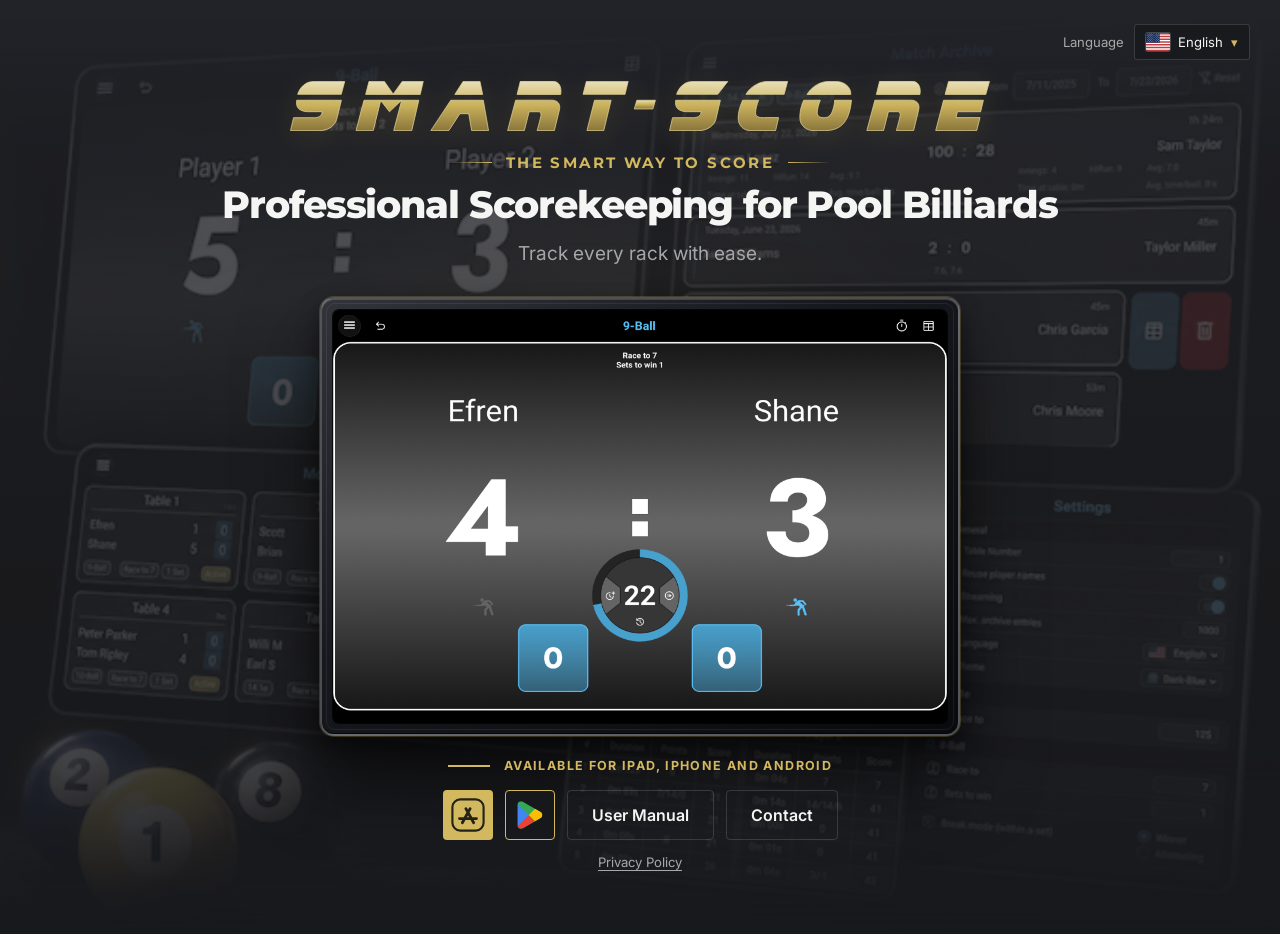
<file: index.html>
<!doctype html><html><head>
<meta charset="utf-8"><meta name="viewport" content="width=device-width,initial-scale=1">
<link rel="preconnect" href="https://fonts.googleapis.com">
<link href="https://fonts.googleapis.com/css2?family=Inter:wght@400;600;700&family=Montserrat:wght@700;800&display=swap" rel="stylesheet">
<link rel="stylesheet" href="assets/css/main.css">
<title>Smart-Score</title></head><body>
<section class="landing">
<div class="bg"></div><div class="rays"></div>
<div class="language-switcher"><span class="language-label">Language</span><details id="language"><summary aria-label="Select language"><span id="current-flag" class="flag flag-us" aria-hidden="true"></span><span id="current-language">English</span></summary><div class="language-menu"><button type="button" data-language="en"><span class="flag flag-us" aria-hidden="true"></span>English</button><button type="button" data-language="de"><span class="flag flag-de" aria-hidden="true"></span>Deutsch</button></div></details></div>
<div class="content">
<img class="brand-logo" src="assets/images/app_logo.svg" alt="Smart-Score">
<p class="brand-slogan">The Smart Way to Score</p>
<h1 id="subtitle">Professional Scorekeeping for Pool Billiards</h1>
<p id="caption">Track every rack with ease.</p>
</div>
<div class="device"><img id="screen" src="assets/images/9BallShotClock.png" alt="Smart-Score app screenshot"></div>
<p id="availability" class="availability">Available for iPad, iPhone and Android</p>
<div class="buttons"><a id="download" class="primary store-link app-store-link" href="https://apps.apple.com/de/app/smart-score/id6803138408?platform=ipad" target="_blank" rel="noopener noreferrer" aria-label="Download on the App Store" title="Download on the App Store"><svg viewBox="0 0 48 48" aria-hidden="true"><rect x="2" y="2" width="44" height="44" rx="11" fill="none" stroke="currentColor" stroke-width="3"/><path d="M16 35 27 15M21 15l11 20M12 29h24" fill="none" stroke="currentColor" stroke-width="4" stroke-linecap="round" stroke-linejoin="round"/></svg></a>
<a id="download-android" class="primary store-link google-play-link" href="https://play.google.com/store/apps/details?id=com.michaelscheffler.score" target="_blank" rel="noopener noreferrer" aria-label="Get it on Google Play" title="Get it on Google Play">
<img src="assets/images/google-play.svg" width="30" height="30" alt="" aria-hidden="true">
</a><a id="learn-more" class="secondary" href="manual.html">User Manual</a><a id="contact" class="secondary" href="contact.html">Contact</a></div>
<a id="privacy" class="privacy-link" href="privacy.html">Privacy Policy</a>
<div class="ball b1"></div><div class="ball b8"></div><div class="ball b2"></div>
</section><script src="assets/js/main.js"></script></body></html>
</file>
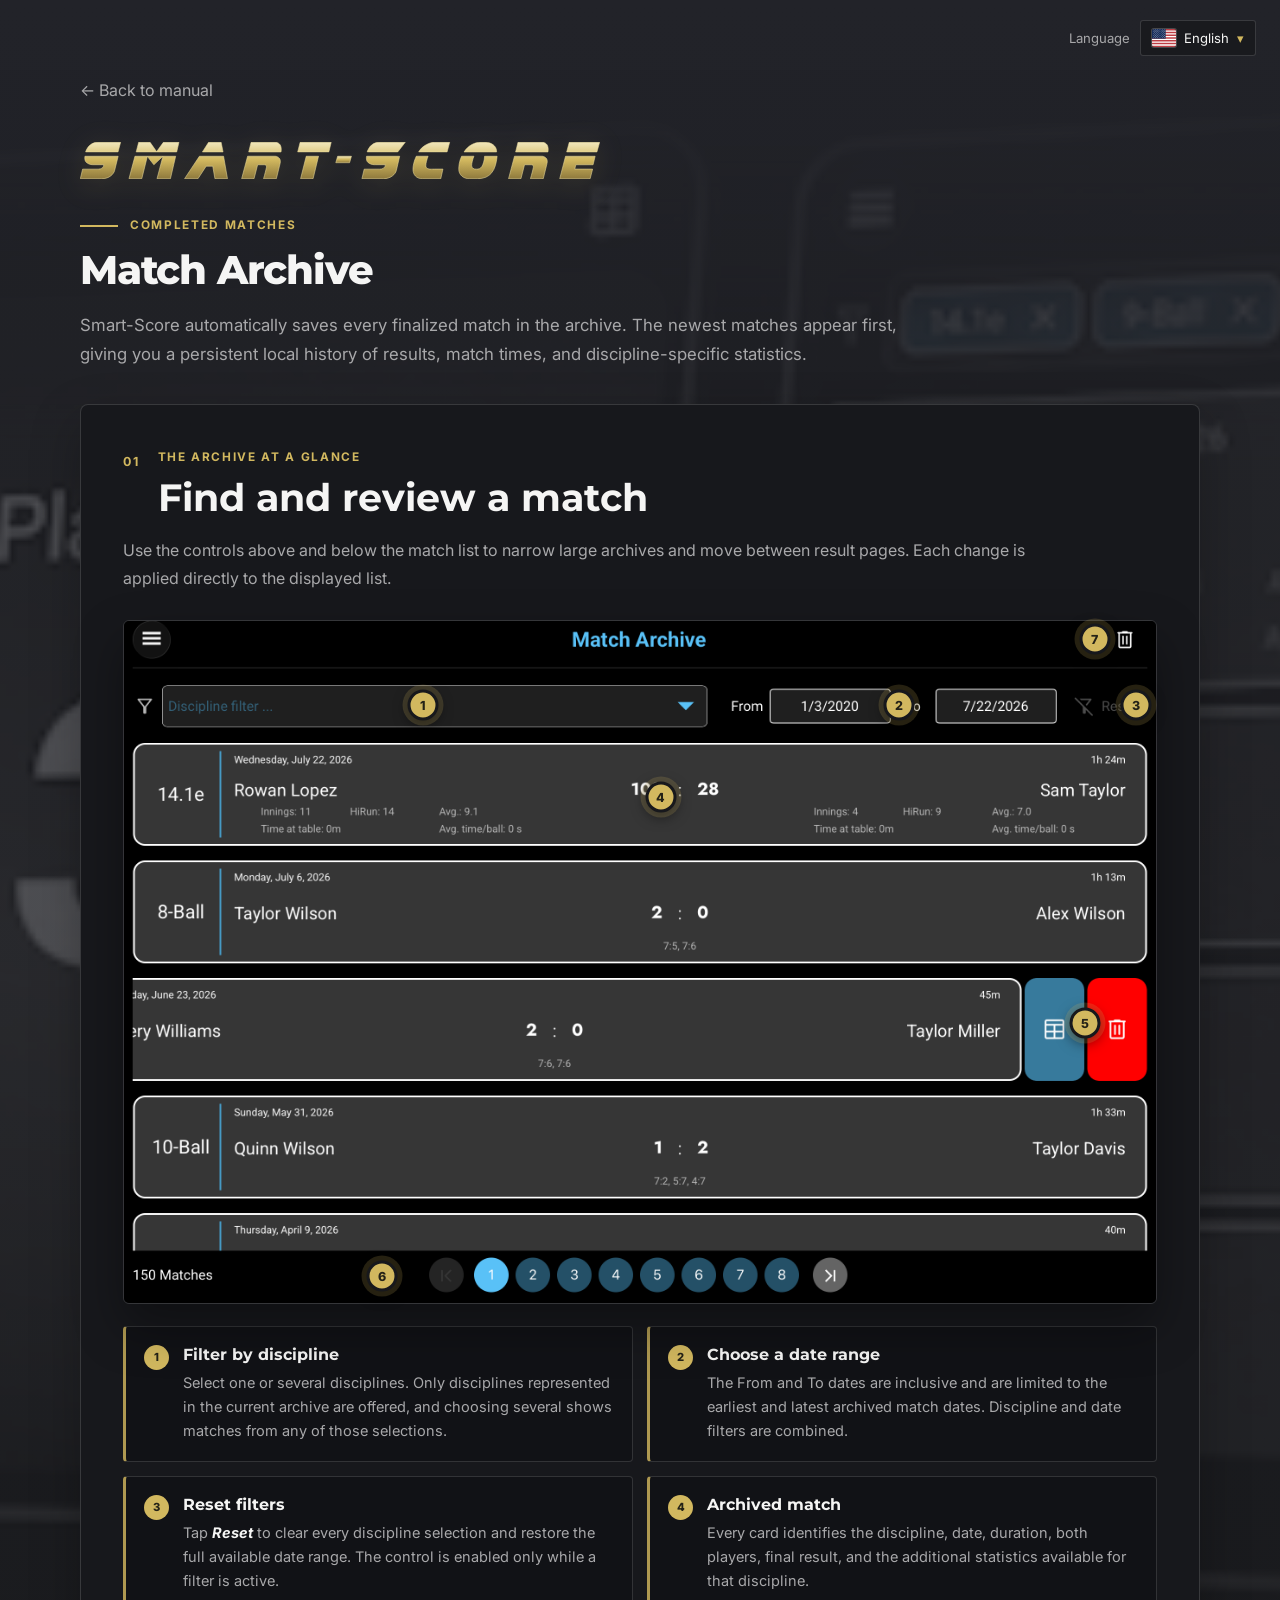
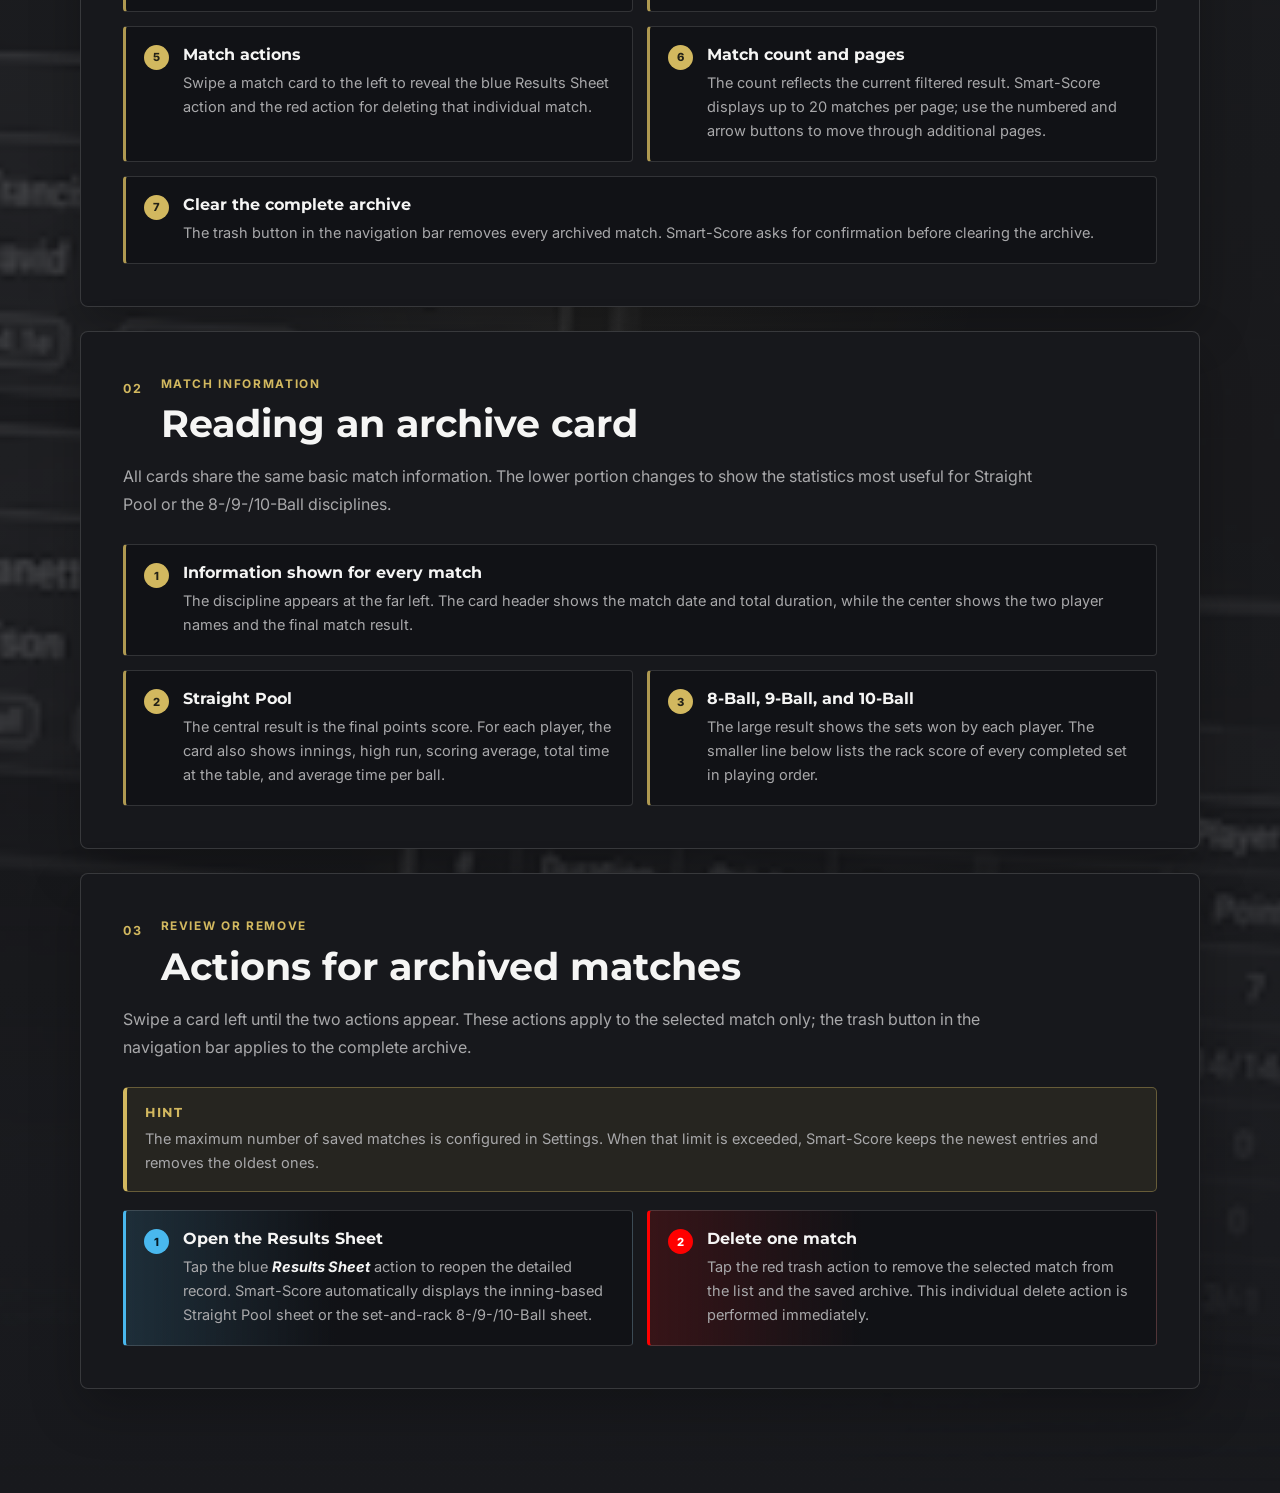
<file: manual-archive.html>
<!doctype html>
<html lang="en">
<head>
  <meta charset="utf-8">
  <meta name="viewport" content="width=device-width,initial-scale=1">
  <link rel="preconnect" href="https://fonts.googleapis.com">
  <link href="https://fonts.googleapis.com/css2?family=Inter:wght@400;600;700&family=Montserrat:wght@700;800&display=swap" rel="stylesheet">
  <link rel="stylesheet" href="assets/css/main.css">
  <link rel="stylesheet" href="assets/css/manual.css">
  <link rel="stylesheet" href="assets/css/manual-details.css?v=8">
  <link rel="stylesheet" href="assets/css/archive.css?v=4">
  <title>Match Archive · Smart-Score</title>
</head>
<body>
<main class="details-page archive-page" data-title-en="Match Archive" data-title-de="Spielarchiv">
  <div class="bg"></div><div class="rays"></div>
  <div class="language-switcher">
    <span class="language-label" data-en="Language" data-de="Sprache">Language</span>
    <details id="language"><summary aria-label="Select language"><span id="current-flag" class="flag flag-us" aria-hidden="true"></span><span id="current-language">English</span></summary><div class="language-menu"><button type="button" data-language="en"><span class="flag flag-us" aria-hidden="true"></span>English</button><button type="button" data-language="de"><span class="flag flag-de" aria-hidden="true"></span>Deutsch</button></div></details>
  </div>

  <div class="details-shell archive-shell">
    <a class="back-link" href="manual.html" data-en="← Back to manual" data-de="← Zurück zur Anleitung">← Back to manual</a>
    <img class="manual-logo" src="assets/images/app_logo.svg" alt="Smart-Score">

    <header class="archive-intro">
      <p class="archive-eyebrow" data-en="COMPLETED MATCHES" data-de="ABGESCHLOSSENE PARTIEN">COMPLETED MATCHES</p>
      <h1 data-en="Match Archive" data-de="Spielarchiv">Match Archive</h1>
      <p data-en="Smart-Score automatically saves every finalized match in the archive. The newest matches appear first, giving you a persistent local history of results, match times, and discipline-specific statistics." data-de="Smart-Score speichert jede abgeschlossene Partie automatisch im Archiv. Die neuesten Partien stehen zuerst und bilden einen lokal gespeicherten Verlauf mit Ergebnissen, Spielzeiten und disziplinspezifischen Statistiken.">Smart-Score automatically saves every finalized match in the archive. The newest matches appear first, giving you a persistent local history of results, match times, and discipline-specific statistics.</p>
    </header>

    <section class="archive-section">
      <div class="archive-heading"><span>01</span><div><p data-en="THE ARCHIVE AT A GLANCE" data-de="DAS ARCHIV AUF EINEN BLICK">THE ARCHIVE AT A GLANCE</p><h2 data-en="Find and review a match" data-de="Eine Partie finden und prüfen">Find and review a match</h2></div></div>
      <p data-en="Use the controls above and below the match list to narrow large archives and move between result pages. Each change is applied directly to the displayed list." data-de="Mit den Bedienelementen oberhalb und unterhalb der Partieliste kannst du große Archive eingrenzen und zwischen Ergebnisseiten wechseln. Jede Änderung wird direkt auf die angezeigte Liste angewendet.">Use the controls above and below the match list to narrow large archives and move between result pages. Each change is applied directly to the displayed list.</p>

      <figure class="archive-figure">
        <div class="archive-image-stage">
          <img src="assets/images/Archive_Overview.png" width="2388" height="1578" loading="lazy" alt="Smart-Score Match Archive with filters, archived matches, swipe actions, and pagination">
          <span class="archive-marker marker-discipline" aria-hidden="true">1</span>
          <span class="archive-marker marker-dates" aria-hidden="true">2</span>
          <span class="archive-marker marker-reset" aria-hidden="true">3</span>
          <span class="archive-marker marker-entry" aria-hidden="true">4</span>
          <span class="archive-marker marker-actions" aria-hidden="true">5</span>
          <span class="archive-marker marker-pages" aria-hidden="true">6</span>
          <span class="archive-marker marker-clear" aria-hidden="true">7</span>
        </div>
      </figure>

      <div class="archive-feature-grid">
        <article><span>1</span><div><h3 data-en="Filter by discipline" data-de="Nach Disziplin filtern">Filter by discipline</h3><p data-en="Select one or several disciplines. Only disciplines represented in the current archive are offered, and choosing several shows matches from any of those selections." data-de="Wähle eine oder mehrere Disziplinen. Es werden nur Disziplinen angeboten, die im aktuellen Archiv vorhanden sind; bei mehreren Auswahlen werden Partien aus jeder dieser Disziplinen angezeigt.">Select one or several disciplines. Only disciplines represented in the current archive are offered, and choosing several shows matches from any of those selections.</p></div></article>
        <article><span>2</span><div><h3 data-en="Choose a date range" data-de="Datumsbereich wählen">Choose a date range</h3><p data-en="The From and To dates are inclusive and are limited to the earliest and latest archived match dates. Discipline and date filters are combined." data-de="Das Von- und Bis-Datum werden einschließlich berücksichtigt und sind auf das früheste und späteste Partiedatum im Archiv begrenzt. Disziplin- und Datumsfilter werden kombiniert.">The From and To dates are inclusive and are limited to the earliest and latest archived match dates. Discipline and date filters are combined.</p></div></article>
        <article><span>3</span><div><h3 data-en="Reset filters" data-de="Filter zurücksetzen">Reset filters</h3><p><span data-en="Tap " data-de="Tippe auf ">Tap </span><em data-en="Reset" data-de="Zurücksetzen">Reset</em><span data-en=" to clear every discipline selection and restore the full available date range. The control is enabled only while a filter is active." data-de=", um alle Disziplinenauswahlen zu entfernen und den vollständigen verfügbaren Datumsbereich wiederherzustellen. Das Bedienelement ist nur aktiv, wenn ein Filter gesetzt ist."> to clear every discipline selection and restore the full available date range. The control is enabled only while a filter is active.</span></p></div></article>
        <article><span>4</span><div><h3 data-en="Archived match" data-de="Archivierte Partie">Archived match</h3><p data-en="Every card identifies the discipline, date, duration, both players, final result, and the additional statistics available for that discipline." data-de="Jede Karte zeigt Disziplin, Datum, Dauer, beide Spieler, Endergebnis und die für diese Disziplin verfügbaren zusätzlichen Statistiken.">Every card identifies the discipline, date, duration, both players, final result, and the additional statistics available for that discipline.</p></div></article>
        <article><span>5</span><div><h3 data-en="Match actions" data-de="Partieaktionen">Match actions</h3><p data-en="Swipe a match card to the left to reveal the blue Results Sheet action and the red action for deleting that individual match." data-de="Wische eine Partiekarte nach links, um die blaue Aktion für den Spielbericht und die rote Aktion zum Löschen dieser einzelnen Partie einzublenden.">Swipe a match card to the left to reveal the blue Results Sheet action and the red action for deleting that individual match.</p></div></article>
        <article><span>6</span><div><h3 data-en="Match count and pages" data-de="Partieanzahl und Seiten">Match count and pages</h3><p data-en="The count reflects the current filtered result. Smart-Score displays up to 20 matches per page; use the numbered and arrow buttons to move through additional pages." data-de="Die Anzahl bezieht sich auf das aktuelle Filterergebnis. Smart-Score zeigt bis zu 20 Partien pro Seite; mit den nummerierten Schaltflächen und Pfeilen wechselst du zu weiteren Seiten.">The count reflects the current filtered result. Smart-Score displays up to 20 matches per page; use the numbered and arrow buttons to move through additional pages.</p></div></article>
        <article><span>7</span><div><h3 data-en="Clear the complete archive" data-de="Gesamtes Archiv leeren">Clear the complete archive</h3><p data-en="The trash button in the navigation bar removes every archived match. Smart-Score asks for confirmation before clearing the archive." data-de="Die Papierkorb-Schaltfläche in der Navigationsleiste entfernt alle archivierten Partien. Smart-Score fragt vor dem Leeren des Archivs nach einer Bestätigung.">The trash button in the navigation bar removes every archived match. Smart-Score asks for confirmation before clearing the archive.</p></div></article>
      </div>
    </section>

    <section class="archive-section">
      <div class="archive-heading"><span>02</span><div><p data-en="MATCH INFORMATION" data-de="PARTIEINFORMATIONEN">MATCH INFORMATION</p><h2 data-en="Reading an archive card" data-de="Eine Archivkarte lesen">Reading an archive card</h2></div></div>
      <p data-en="All cards share the same basic match information. The lower portion changes to show the statistics most useful for Straight Pool or the 8-/9-/10-Ball disciplines." data-de="Alle Karten enthalten dieselben grundlegenden Partieinformationen. Der untere Bereich zeigt je nach 14.1 endlos oder 8-/9-/10-Ball die jeweils wichtigsten Statistiken.">All cards share the same basic match information. The lower portion changes to show the statistics most useful for Straight Pool or the 8-/9-/10-Ball disciplines.</p>

      <div class="archive-card-grid">
        <article class="common-card"><span>1</span><div><h3 data-en="Information shown for every match" data-de="Angaben bei jeder Partie">Information shown for every match</h3><p data-en="The discipline appears at the far left. The card header shows the match date and total duration, while the center shows the two player names and the final match result." data-de="Ganz links steht die Disziplin. Der Kopfbereich zeigt Partiedatum und Gesamtdauer; in der Mitte erscheinen die beiden Spielernamen und das endgültige Partieergebnis.">The discipline appears at the far left. The card header shows the match date and total duration, while the center shows the two player names and the final match result.</p></div></article>
        <article><span>2</span><div><h3 data-en="Straight Pool" data-de="14.1 endlos">Straight Pool</h3><p data-en="The central result is the final points score. For each player, the card also shows innings, high run, scoring average, total time at the table, and average time per ball." data-de="Das mittlere Ergebnis ist der endgültige Punktestand. Für jeden Spieler zeigt die Karte außerdem Aufnahmen, Höchstserie, Punktedurchschnitt, gesamte Tischzeit und durchschnittliche Zeit pro Kugel.">The central result is the final points score. For each player, the card also shows innings, high run, scoring average, total time at the table, and average time per ball.</p></div></article>
        <article><span>3</span><div><h3 data-en="8-Ball, 9-Ball, and 10-Ball" data-de="8-Ball, 9-Ball und 10-Ball">8-Ball, 9-Ball, and 10-Ball</h3><p data-en="The large result shows the sets won by each player. The smaller line below lists the rack score of every completed set in playing order." data-de="Das große Ergebnis zeigt die von jedem Spieler gewonnenen Sätze. Die kleinere Zeile darunter listet die Rack-Ergebnisse aller abgeschlossenen Sätze in Spielreihenfolge auf.">The large result shows the sets won by each player. The smaller line below lists the rack score of every completed set in playing order.</p></div></article>
      </div>
    </section>

    <section class="archive-section archive-actions-section">
      <div class="archive-heading"><span>03</span><div><p data-en="REVIEW OR REMOVE" data-de="PRÜFEN ODER ENTFERNEN">REVIEW OR REMOVE</p><h2 data-en="Actions for archived matches" data-de="Aktionen für archivierte Partien">Actions for archived matches</h2></div></div>
      <p data-en="Swipe a card left until the two actions appear. These actions apply to the selected match only; the trash button in the navigation bar applies to the complete archive." data-de="Wische eine Karte nach links, bis die beiden Aktionen erscheinen. Diese Aktionen gelten nur für die ausgewählte Partie; die Papierkorb-Schaltfläche in der Navigationsleiste gilt für das gesamte Archiv.">Swipe a card left until the two actions appear. These actions apply to the selected match only; the trash button in the navigation bar applies to the complete archive.</p>

      <aside class="archive-hint"><strong data-en="Hint" data-de="Hinweis">Hint</strong><p data-en="The maximum number of saved matches is configured in Settings. When that limit is exceeded, Smart-Score keeps the newest entries and removes the oldest ones." data-de="Die maximale Anzahl gespeicherter Partien wird in den Einstellungen festgelegt. Wird diese Grenze überschritten, behält Smart-Score die neuesten Einträge und entfernt die ältesten.">The maximum number of saved matches is configured in Settings. When that limit is exceeded, Smart-Score keeps the newest entries and removes the oldest ones.</p></aside>

      <div class="archive-action-grid">
        <article class="sheet-action"><span>1</span><div><h3 data-en="Open the Results Sheet" data-de="Spielbericht öffnen">Open the Results Sheet</h3><p><span data-en="Tap the blue " data-de="Tippe auf die blaue Schaltfläche ">Tap the blue </span><em data-en="Results Sheet" data-de="Spielbericht">Results Sheet</em><span data-en=" action to reopen the detailed record. Smart-Score automatically displays the inning-based Straight Pool sheet or the set-and-rack 8-/9-/10-Ball sheet." data-de=", um den detaillierten Verlauf erneut zu öffnen. Smart-Score zeigt automatisch den auf Aufnahmen basierenden Bericht für 14.1 endlos oder den Satz-und-Rack-Bericht für 8-/9-/10-Ball."> action to reopen the detailed record. Smart-Score automatically displays the inning-based Straight Pool sheet or the set-and-rack 8-/9-/10-Ball sheet.</span></p></div></article>
        <article class="delete-action"><span>2</span><div><h3 data-en="Delete one match" data-de="Eine Partie löschen">Delete one match</h3><p data-en="Tap the red trash action to remove the selected match from the list and the saved archive. This individual delete action is performed immediately." data-de="Tippe auf die rote Papierkorb-Aktion, um die ausgewählte Partie aus der Liste und dem gespeicherten Archiv zu entfernen. Diese einzelne Löschaktion wird sofort ausgeführt.">Tap the red trash action to remove the selected match from the list and the saved archive. This individual delete action is performed immediately.</p></div></article>
      </div>
    </section>
  </div>
</main>
<script src="assets/js/manual.js"></script>
</body>
</html>
</file>
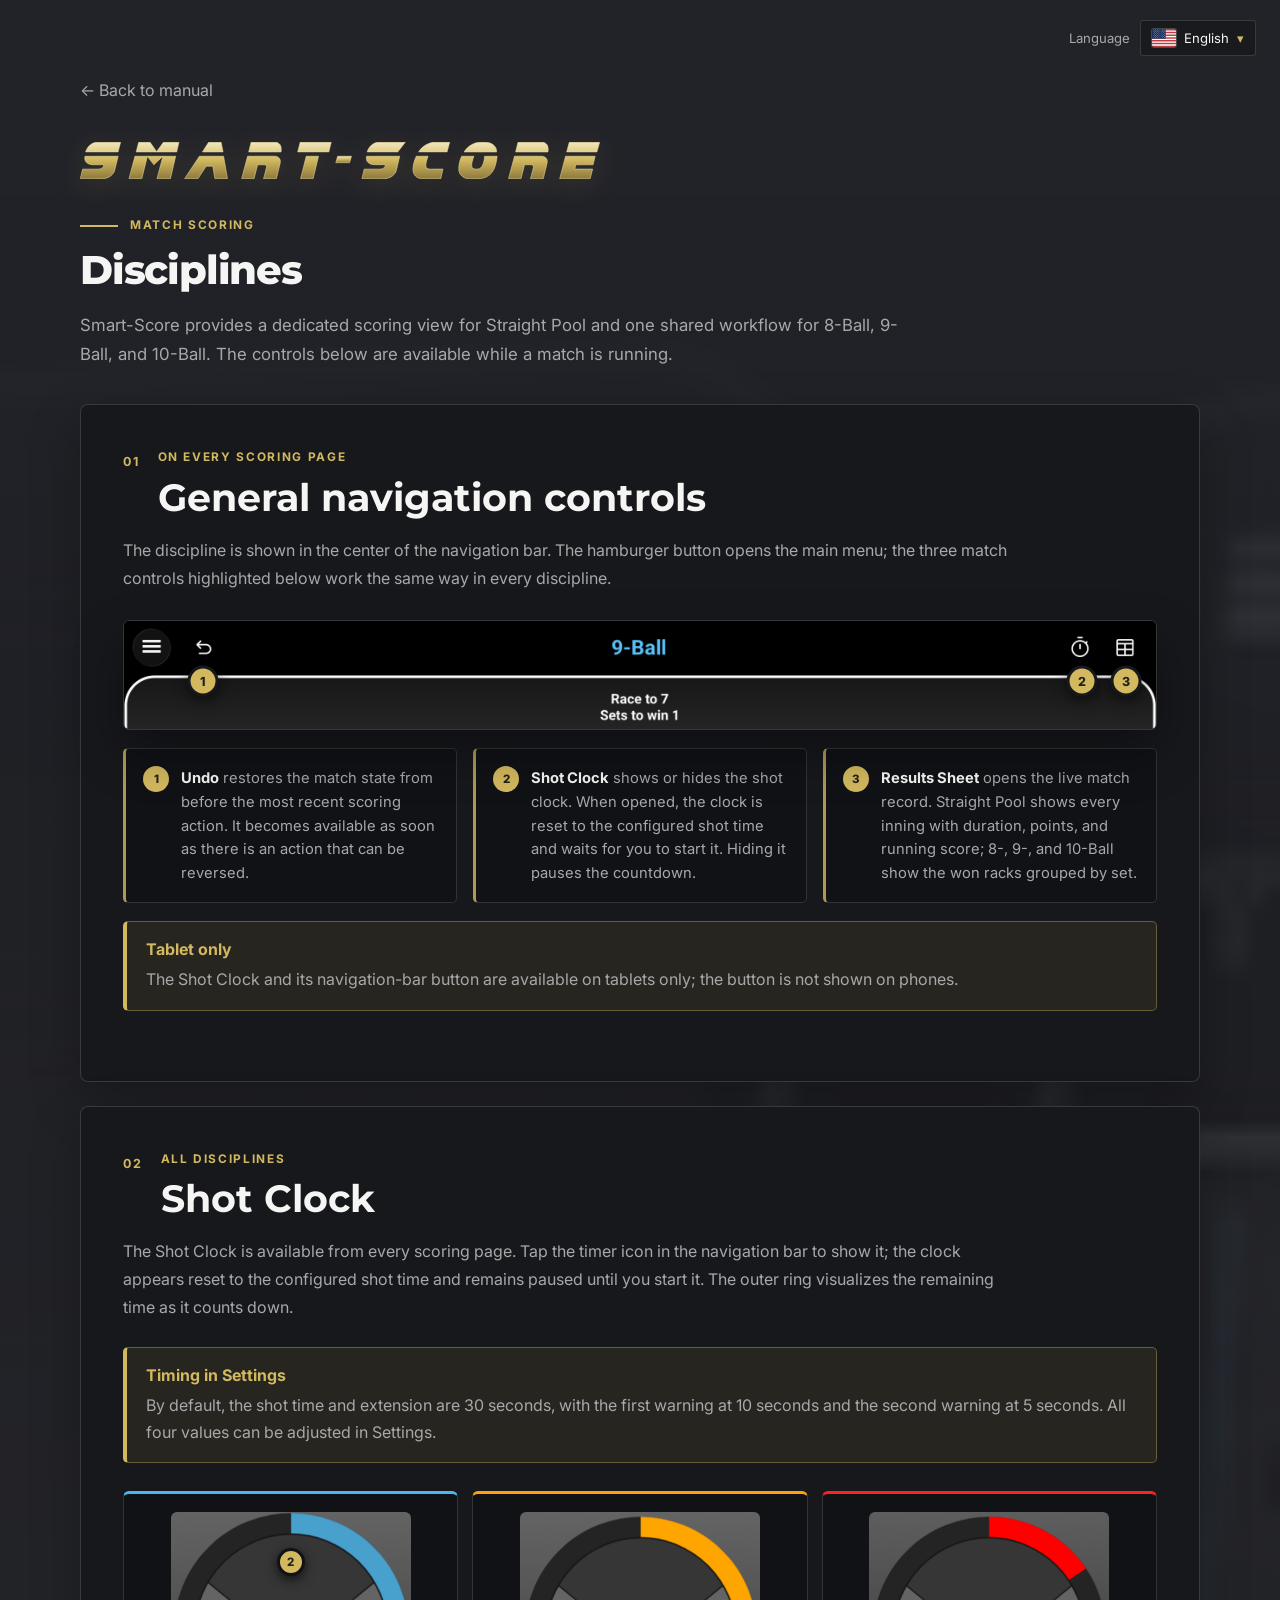
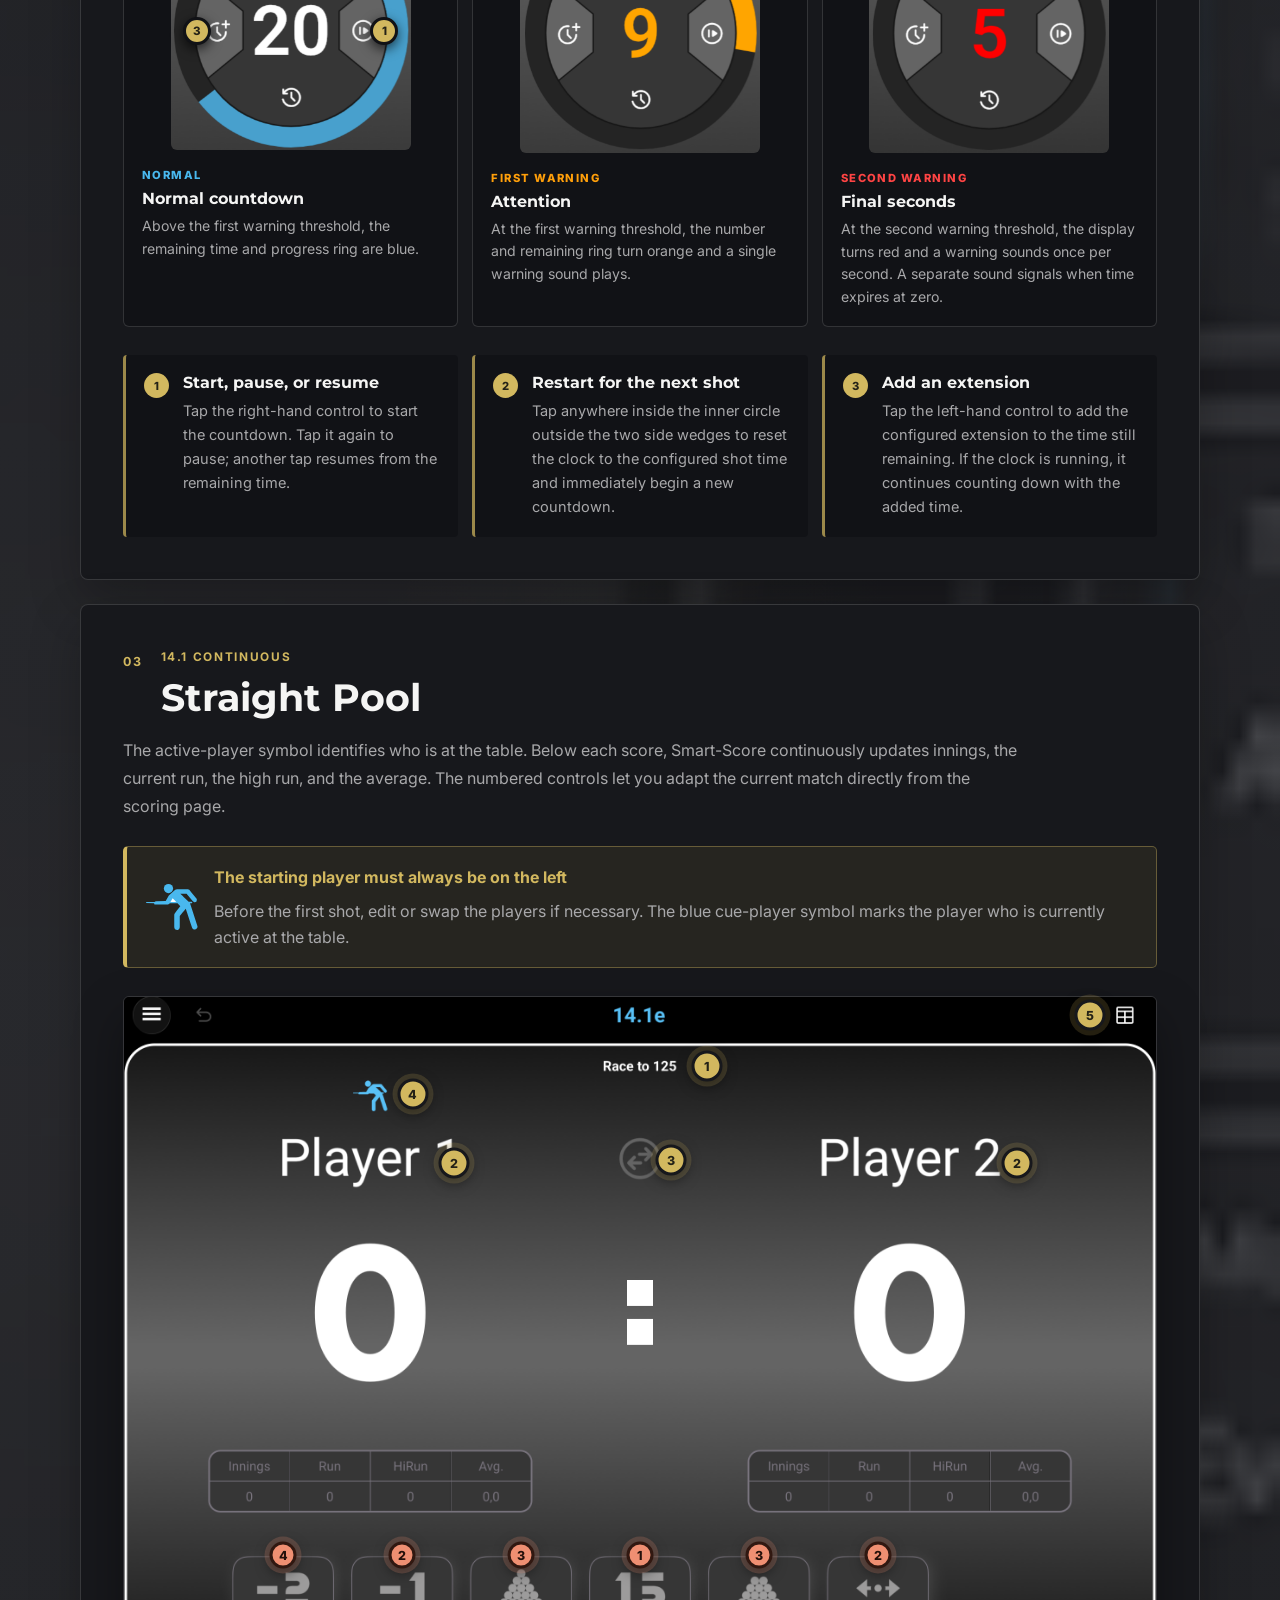
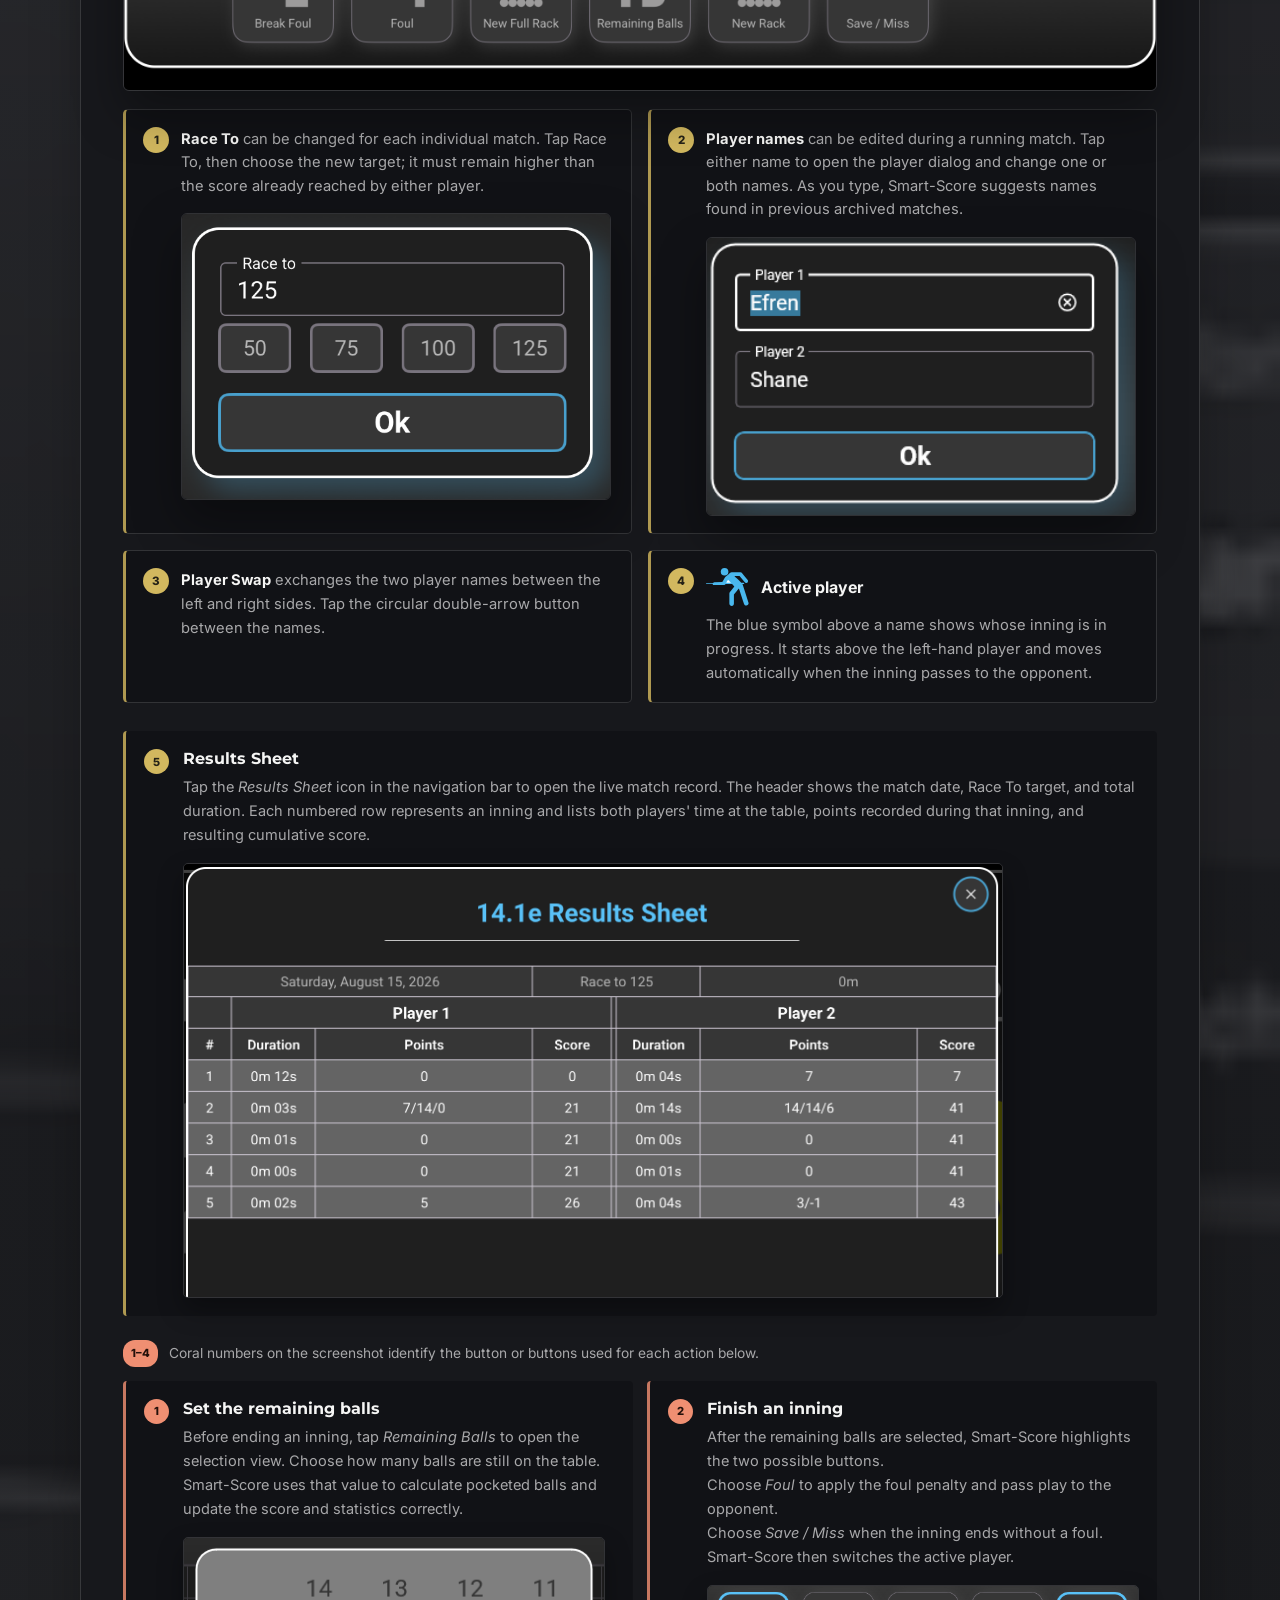
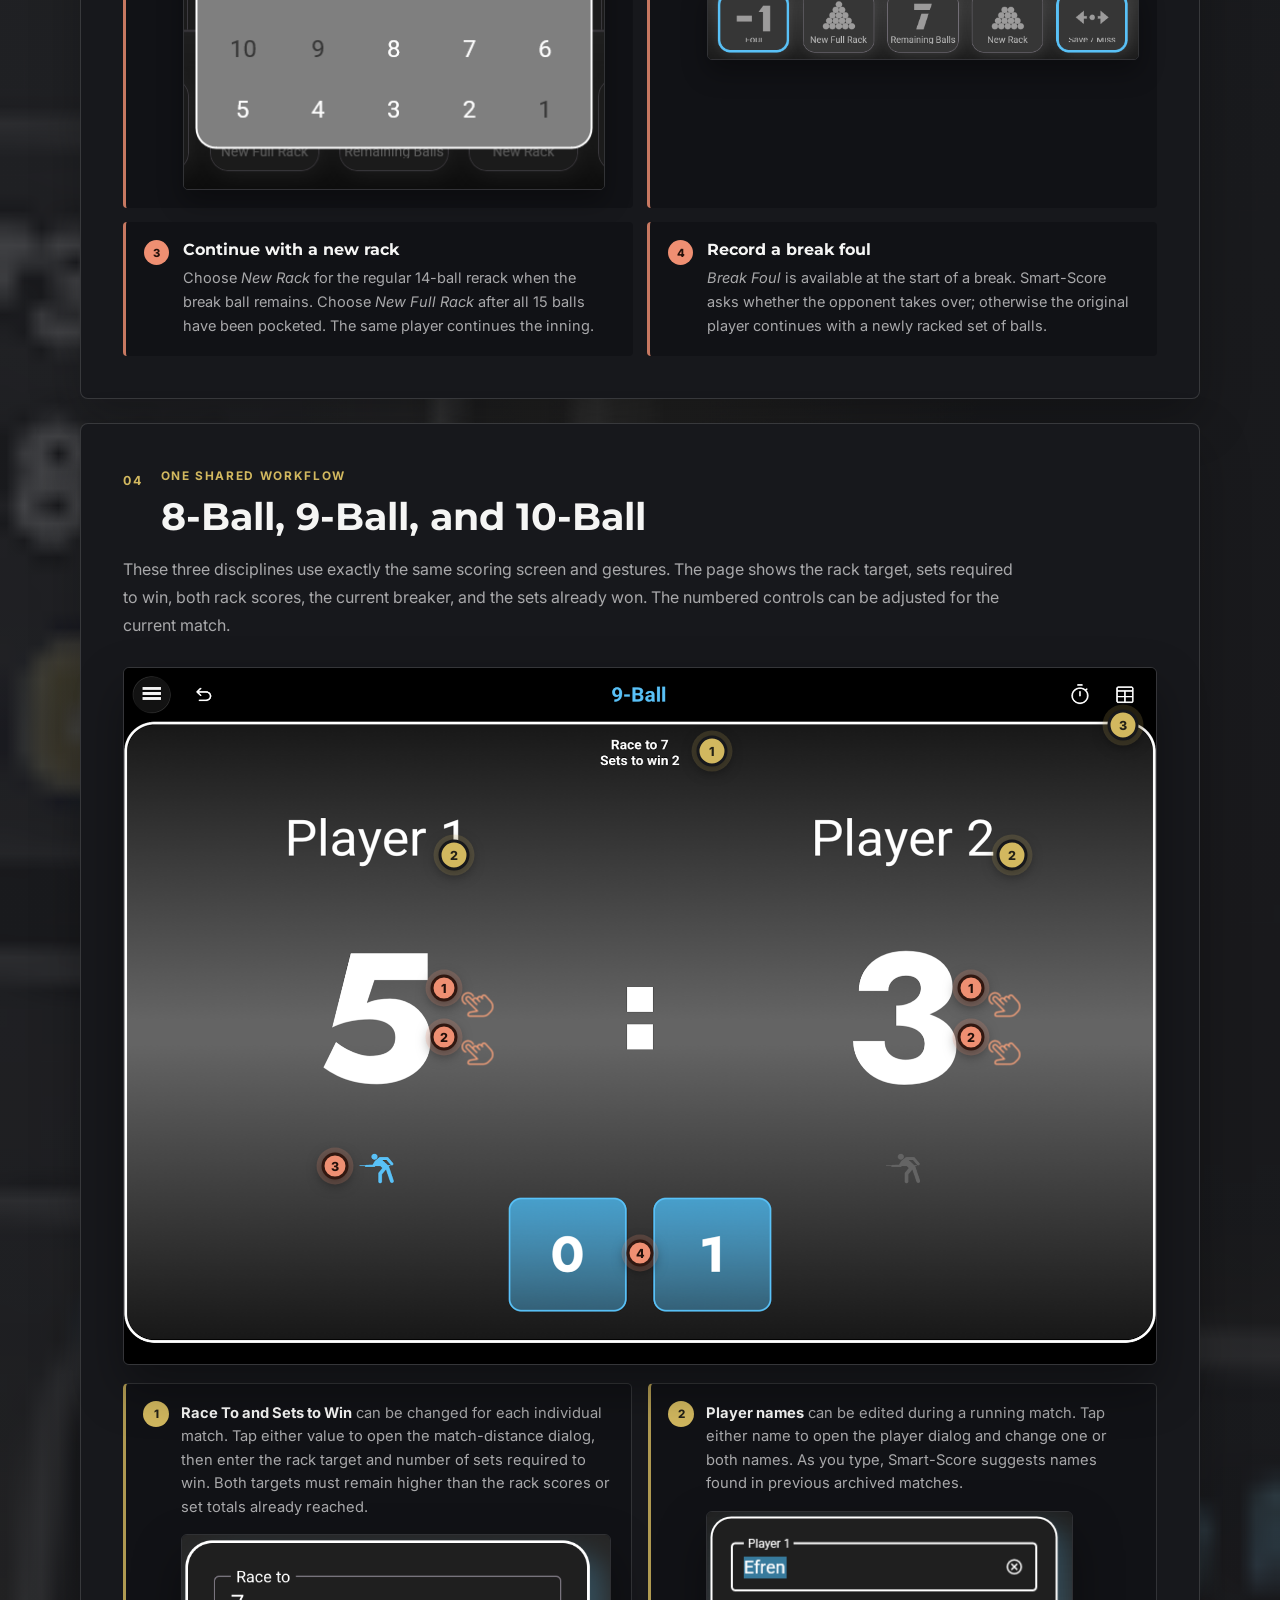
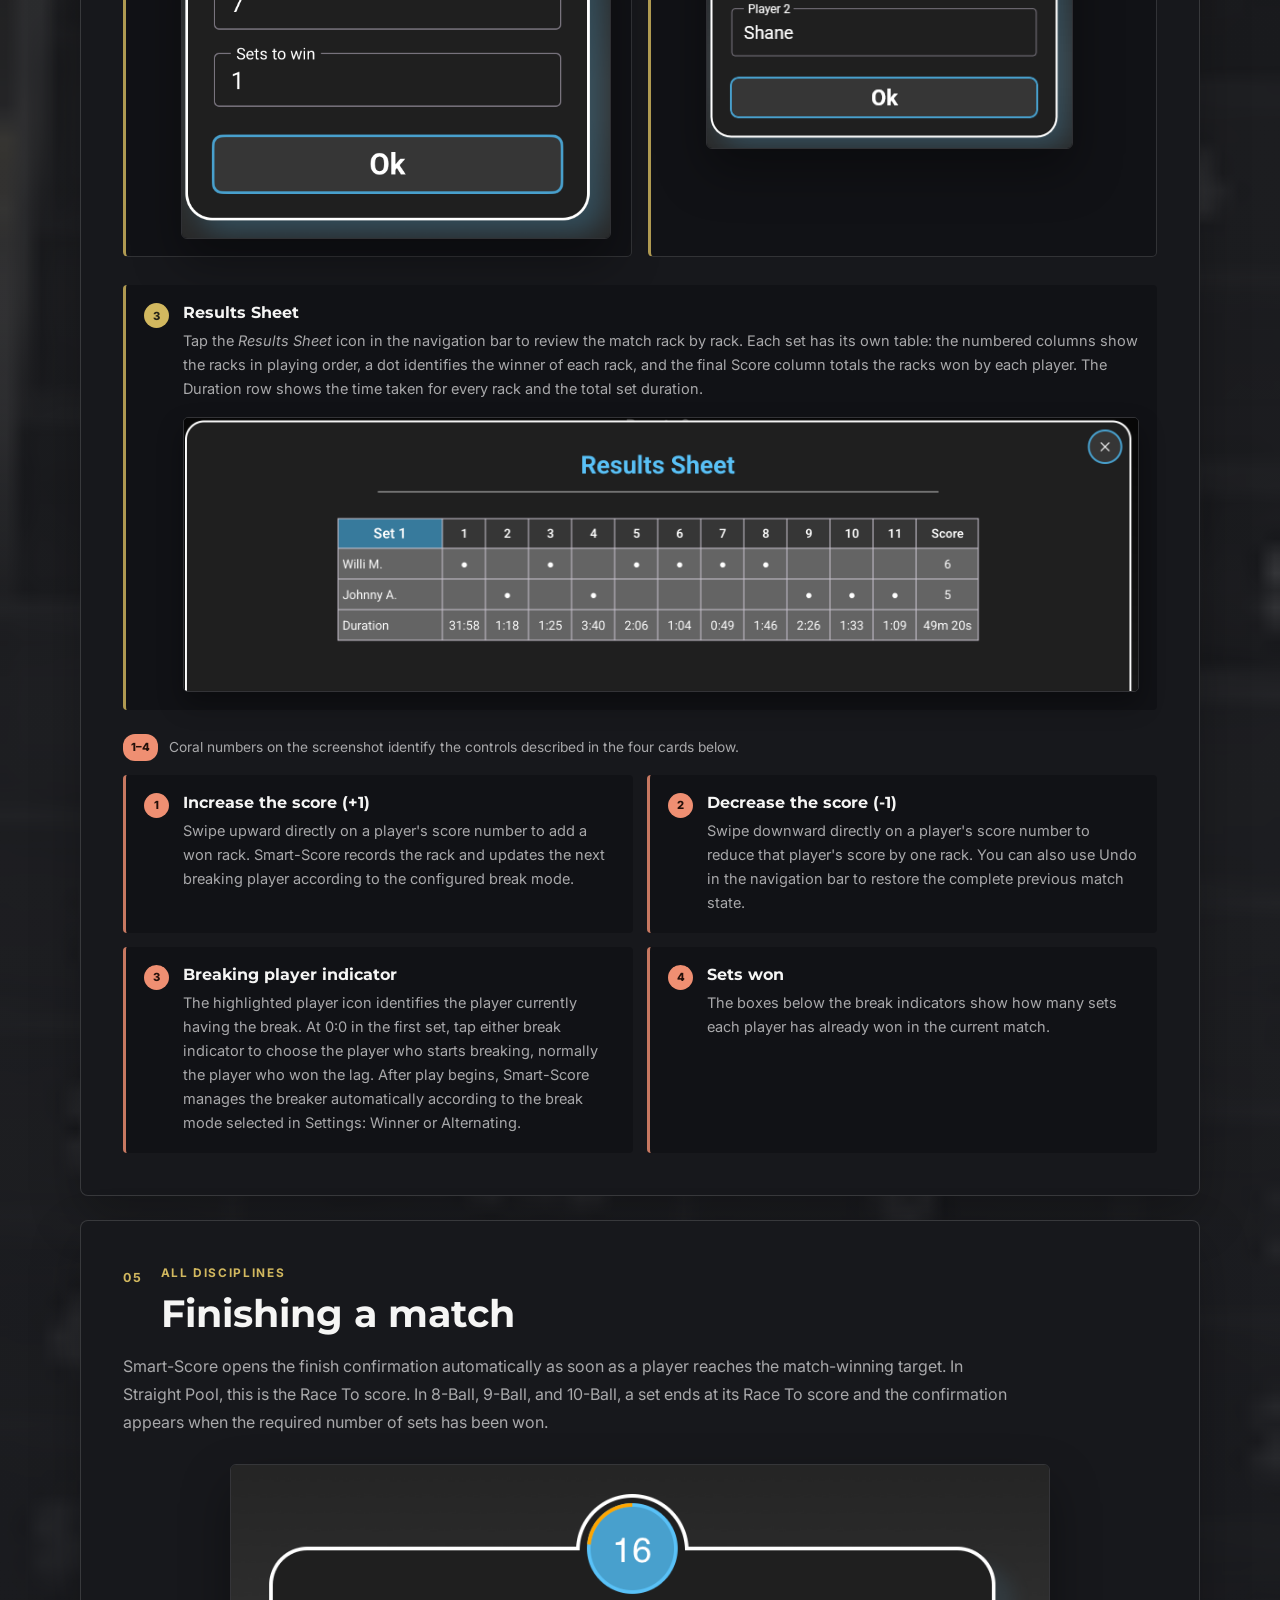
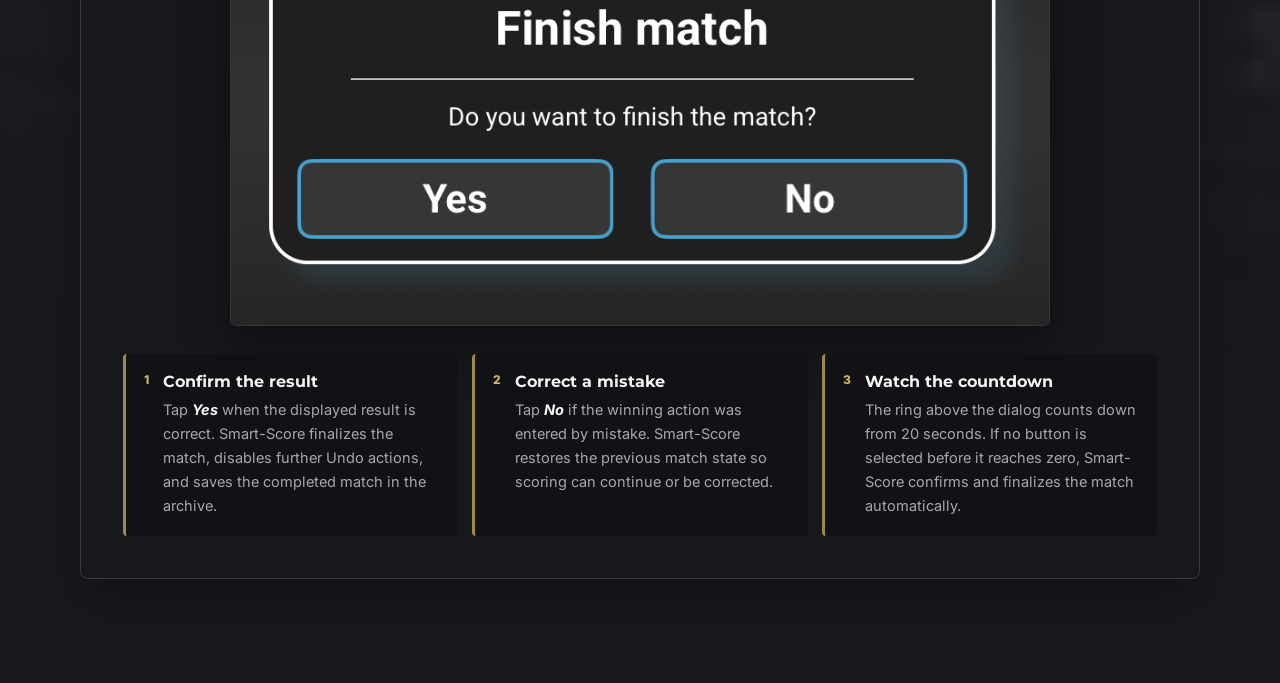
<file: manual-disciplines.html>
<!doctype html>
<html lang="en">
<head>
  <meta charset="utf-8">
  <meta name="viewport" content="width=device-width,initial-scale=1">
  <link rel="preconnect" href="https://fonts.googleapis.com">
  <link href="https://fonts.googleapis.com/css2?family=Inter:wght@400;600;700&family=Montserrat:wght@700;800&display=swap" rel="stylesheet">
  <link rel="stylesheet" href="assets/css/main.css">
  <link rel="stylesheet" href="assets/css/manual.css">
  <link rel="stylesheet" href="assets/css/manual-details.css?v=8">
  <link rel="stylesheet" href="assets/css/disciplines.css?v=6">
  <title>Disciplines · Smart-Score</title>
</head>
<body>
<main class="details-page disciplines-page" data-title-en="Disciplines" data-title-de="Disziplinen">
  <div class="bg"></div><div class="rays"></div>
  <div class="language-switcher">
    <span class="language-label" data-en="Language" data-de="Sprache">Language</span>
    <details id="language"><summary aria-label="Select language"><span id="current-flag" class="flag flag-us" aria-hidden="true"></span><span id="current-language">English</span></summary><div class="language-menu"><button type="button" data-language="en"><span class="flag flag-us" aria-hidden="true"></span>English</button><button type="button" data-language="de"><span class="flag flag-de" aria-hidden="true"></span>Deutsch</button></div></details>
  </div>

  <div class="details-shell disciplines-shell">
    <a class="back-link" href="manual.html" data-en="← Back to manual" data-de="← Zurück zur Anleitung">← Back to manual</a>
    <img class="manual-logo" src="assets/images/app_logo.svg" alt="Smart-Score">
    <header class="disciplines-intro">
      <p class="detail-eyebrow" data-en="MATCH SCORING" data-de="SPIELSTANDSERFASSUNG">MATCH SCORING</p>
      <h1 data-en="Disciplines" data-de="Disziplinen">Disciplines</h1>
      <p data-en="Smart-Score provides a dedicated scoring view for Straight Pool and one shared workflow for 8-Ball, 9-Ball, and 10-Ball. The controls below are available while a match is running." data-de="Smart-Score bietet eine eigene Spielstandsanzeige für 14.1 endlos und einen gemeinsamen Ablauf für 8-Ball, 9-Ball und 10-Ball. Die folgenden Bedienelemente stehen während einer laufenden Partie zur Verfügung.">Smart-Score provides a dedicated scoring view for Straight Pool and one shared workflow for 8-Ball, 9-Ball, and 10-Ball. The controls below are available while a match is running.</p>
    </header>

    <section class="discipline-section">
      <div class="section-heading"><span class="section-number">01</span><div><p class="section-kicker" data-en="ON EVERY SCORING PAGE" data-de="AUF JEDER SPIELSTANDSANZEIGE">ON EVERY SCORING PAGE</p><h2 data-en="General navigation controls" data-de="Allgemeine Navigationselemente">General navigation controls</h2></div></div>
      <p data-en="The discipline is shown in the center of the navigation bar. The hamburger button opens the main menu; the three match controls highlighted below work the same way in every discipline." data-de="Die Disziplin wird mittig in der Navigationsleiste angezeigt. Die Hamburger-Schaltfläche öffnet das Hauptmenü; die drei unten markierten Spielsteuerungen funktionieren in jeder Disziplin gleich.">The discipline is shown in the center of the navigation bar. The hamburger button opens the main menu; the three match controls highlighted below work the same way in every discipline.</p>
      <figure class="annotated-figure controls-figure">
        <div class="image-stage"><img src="assets/images/GeneralControlElements.png" width="2388" height="252" loading="lazy" alt="Smart-Score navigation bar showing Undo, Shot Clock, and Results Sheet controls"><span class="control-marker marker-undo" aria-hidden="true">1</span><span class="control-marker marker-shot-clock" aria-hidden="true">2</span><span class="control-marker marker-results" aria-hidden="true">3</span></div>
        <figcaption class="control-legend general-controls-legend">
          <div><span class="legend-number">1</span><p><strong data-en="Undo" data-de="Rückgängig">Undo</strong><span data-en=" restores the match state from before the most recent scoring action. It becomes available as soon as there is an action that can be reversed." data-de=" stellt den Spielstand vor der letzten Wertungsaktion wieder her. Die Funktion wird verfügbar, sobald eine Aktion rückgängig gemacht werden kann."> restores the match state from before the most recent scoring action. It becomes available as soon as there is an action that can be reversed.</span></p></div>
          <div><span class="legend-number">2</span><p><strong data-en="Shot Clock" data-de="Shot Clock">Shot Clock</strong><span data-en=" shows or hides the shot clock. When opened, the clock is reset to the configured shot time and waits for you to start it. Hiding it pauses the countdown." data-de=" blendet die Shot Clock ein oder aus. Beim Einblenden wird sie auf die eingestellte Stoßzeit zurückgesetzt und wartet auf den Start. Beim Ausblenden wird der Countdown angehalten."> shows or hides the shot clock. When opened, the clock is reset to the configured shot time and waits for you to start it. Hiding it pauses the countdown.</span></p></div>
          <div><span class="legend-number">3</span><p><strong data-en="Results Sheet" data-de="Spielbericht">Results Sheet</strong><span data-en=" opens the live match record. Straight Pool shows every inning with duration, points, and running score; 8-, 9-, and 10-Ball show the won racks grouped by set." data-de=" öffnet den laufenden Spielbericht. Bei 14.1 endlos werden alle Aufnahmen mit Dauer, Punkten und Zwischenstand angezeigt; bei 8-, 9- und 10-Ball werden die gewonnenen Racks nach Sätzen gruppiert."> opens the live match record. Straight Pool shows every inning with duration, points, and running score; 8-, 9-, and 10-Ball show the won racks grouped by set.</span></p></div>
        </figcaption>
      </figure>
      <aside class="shot-clock-note control-availability-note"><strong data-en="Tablet only" data-de="Nur auf Tablets">Tablet only</strong><p data-en="The Shot Clock and its navigation-bar button are available on tablets only; the button is not shown on phones." data-de="Die Shot Clock und ihre Schaltfläche in der Navigationsleiste sind nur auf Tablets verfügbar; auf Smartphones wird die Schaltfläche nicht angezeigt.">The Shot Clock and its navigation-bar button are available on tablets only; the button is not shown on phones.</p></aside>
    </section>

    <section class="discipline-section shot-clock-section">
      <div class="section-heading"><span class="section-number">02</span><div><p class="section-kicker" data-en="ALL DISCIPLINES" data-de="ALLE DISZIPLINEN">ALL DISCIPLINES</p><h2 data-en="Shot Clock" data-de="Shot Clock">Shot Clock</h2></div></div>
      <p data-en="The Shot Clock is available from every scoring page. Tap the timer icon in the navigation bar to show it; the clock appears reset to the configured shot time and remains paused until you start it. The outer ring visualizes the remaining time as it counts down." data-de="Die Shot Clock steht auf jeder Spielstandsanzeige zur Verfügung. Tippe auf das Timer-Symbol in der Navigationsleiste, um sie einzublenden. Die Uhr erscheint auf die eingestellte Stoßzeit zurückgesetzt und bleibt angehalten, bis du sie startest. Der äußere Ring zeigt während des Countdowns die verbleibende Zeit an.">The Shot Clock is available from every scoring page. Tap the timer icon in the navigation bar to show it; the clock appears reset to the configured shot time and remains paused until you start it. The outer ring visualizes the remaining time as it counts down.</p>

      <aside class="shot-clock-note"><strong data-en="Timing in Settings" data-de="Zeitvorgaben in den Einstellungen">Timing in Settings</strong><p data-en="By default, the shot time and extension are 30 seconds, with the first warning at 10 seconds and the second warning at 5 seconds. All four values can be adjusted in Settings." data-de="Standardmäßig betragen Stoßzeit und Verlängerung jeweils 30 Sekunden; die erste Warnung erfolgt bei 10 Sekunden und die zweite bei 5 Sekunden. Alle vier Werte können in den Einstellungen angepasst werden.">By default, the shot time and extension are 30 seconds, with the first warning at 10 seconds and the second warning at 5 seconds. All four values can be adjusted in Settings.</p></aside>

      <div class="shot-clock-states">
        <figure class="shot-clock-state state-normal"><div class="shot-clock-image-stage"><img src="assets/images/ShotClock_Normal.png" width="381" height="378" loading="lazy" alt="Shot Clock in its normal blue countdown state"><span class="shot-clock-tap-marker marker-clock-start" aria-hidden="true">1</span><span class="shot-clock-tap-marker marker-clock-restart" aria-hidden="true">2</span><span class="shot-clock-tap-marker marker-clock-extension" aria-hidden="true">3</span></div><figcaption><span data-en="NORMAL" data-de="NORMAL">NORMAL</span><h3 data-en="Normal countdown" data-de="Normaler Countdown">Normal countdown</h3><p data-en="Above the first warning threshold, the remaining time and progress ring are blue." data-de="Oberhalb der ersten Warnschwelle werden die verbleibende Zeit und der Fortschrittsring blau dargestellt.">Above the first warning threshold, the remaining time and progress ring are blue.</p></figcaption></figure>
        <figure class="shot-clock-state state-first-warning"><img src="assets/images/ShotClock_FirstWarning.png" width="385" height="386" loading="lazy" alt="Shot Clock in its orange first-warning state"><figcaption><span data-en="FIRST WARNING" data-de="ERSTE WARNUNG">FIRST WARNING</span><h3 data-en="Attention" data-de="Achtung">Attention</h3><p data-en="At the first warning threshold, the number and remaining ring turn orange and a single warning sound plays." data-de="An der ersten Warnschwelle wechseln Zahl und verbleibender Ring zu Orange und ein einmaliger Warnton wird abgespielt.">At the first warning threshold, the number and remaining ring turn orange and a single warning sound plays.</p></figcaption></figure>
        <figure class="shot-clock-state state-second-warning"><img src="assets/images/ShotClock_SecondWarning.png" width="383" height="385" loading="lazy" alt="Shot Clock in its red second-warning state"><figcaption><span data-en="SECOND WARNING" data-de="ZWEITE WARNUNG">SECOND WARNING</span><h3 data-en="Final seconds" data-de="Letzte Sekunden">Final seconds</h3><p data-en="At the second warning threshold, the display turns red and a warning sounds once per second. A separate sound signals when time expires at zero." data-de="An der zweiten Warnschwelle wechselt die Anzeige zu Rot und jede Sekunde ertönt ein Warnsignal. Ein eigener Ton signalisiert den Ablauf der Zeit bei null.">At the second warning threshold, the display turns red and a warning sounds once per second. A separate sound signals when time expires at zero.</p></figcaption></figure>
      </div>

      <div class="instruction-grid shot-clock-instructions">
        <article><span>1</span><div><h3 data-en="Start, pause, or resume" data-de="Starten, anhalten oder fortsetzen">Start, pause, or resume</h3><p data-en="Tap the right-hand control to start the countdown. Tap it again to pause; another tap resumes from the remaining time." data-de="Tippe auf das rechte Bedienelement, um den Countdown zu starten. Tippe erneut, um ihn anzuhalten; ein weiterer Tipp setzt ihn mit der verbleibenden Zeit fort.">Tap the right-hand control to start the countdown. Tap it again to pause; another tap resumes from the remaining time.</p></div></article>
        <article><span>2</span><div><h3 data-en="Restart for the next shot" data-de="Für den nächsten Stoß neu starten">Restart for the next shot</h3><p data-en="Tap anywhere inside the inner circle outside the two side wedges to reset the clock to the configured shot time and immediately begin a new countdown." data-de="Tippe an eine beliebige Stelle im inneren Kreis außerhalb der beiden seitlichen Segmente, um die Uhr auf die eingestellte Stoßzeit zurückzusetzen und sofort einen neuen Countdown zu starten.">Tap anywhere inside the inner circle outside the two side wedges to reset the clock to the configured shot time and immediately begin a new countdown.</p></div></article>
        <article><span>3</span><div><h3 data-en="Add an extension" data-de="Verlängerung hinzufügen">Add an extension</h3><p data-en="Tap the left-hand control to add the configured extension to the time still remaining. If the clock is running, it continues counting down with the added time." data-de="Tippe auf das linke Bedienelement, um die eingestellte Verlängerung zur noch verbleibenden Zeit hinzuzufügen. Läuft die Uhr bereits, zählt sie mit der zusätzlichen Zeit weiter herunter.">Tap the left-hand control to add the configured extension to the time still remaining. If the clock is running, it continues counting down with the added time.</p></div></article>
      </div>
    </section>

    <section class="discipline-section">
      <div class="section-heading"><span class="section-number">03</span><div><p class="section-kicker" data-en="14.1 CONTINUOUS" data-de="14.1 ENDLOS">14.1 CONTINUOUS</p><h2 data-en="Straight Pool" data-de="14.1 endlos">Straight Pool</h2></div></div>
      <p data-en="The active-player symbol identifies who is at the table. Below each score, Smart-Score continuously updates innings, the current run, the high run, and the average. The numbered controls let you adapt the current match directly from the scoring page." data-de="Das Symbol für den aktiven Spieler zeigt, wer am Tisch ist. Unter jedem Spielstand aktualisiert Smart-Score fortlaufend Aufnahmen, aktuelle Serie, Höchstserie und Durchschnitt. Über die nummerierten Bedienelemente kannst du die laufende Partie direkt in der Spielstandsanzeige anpassen.">The active-player symbol identifies who is at the table. Below each score, Smart-Score continuously updates innings, the current run, the high run, and the average. The numbered controls let you adapt the current match directly from the scoring page.</p>
      <aside class="active-player-note"><img src="assets/images/active-player.svg" width="43" height="38" alt=""><p><strong data-en="The starting player must always be on the left" data-de="Der beginnende Spieler muss immer links stehen">The starting player must always be on the left</strong><span data-en="Before the first shot, edit or swap the players if necessary. The blue cue-player symbol marks the player who is currently active at the table." data-de="Bearbeite oder tausche die Spieler bei Bedarf vor dem ersten Stoß. Das blaue Spieler-am-Tisch-Symbol kennzeichnet den Spieler, der aktuell am Tisch ist.">Before the first shot, edit or swap the players if necessary. The blue cue-player symbol marks the player who is currently active at the table.</span></p></aside>
      <figure class="annotated-figure score-figure straight-figure">
        <div class="image-stage">
          <img src="assets/images/StraightPool1.png" width="2388" height="1602" loading="lazy" alt="Straight Pool scoring page showing Race To, player names, and Player Swap controls">
          <span class="control-marker straight-marker marker-race" aria-hidden="true">1</span>
          <span class="control-marker straight-marker marker-name-one" aria-hidden="true">2</span>
          <span class="control-marker straight-marker marker-name-two" aria-hidden="true">2</span>
          <span class="control-marker straight-marker marker-swap" aria-hidden="true">3</span>
          <span class="control-marker straight-marker marker-active-player" aria-hidden="true">4</span>
          <span class="control-marker straight-marker marker-straight-results" aria-hidden="true">5</span>
          <span class="control-marker action-marker marker-remaining" aria-hidden="true">1</span>
          <span class="control-marker action-marker marker-foul" aria-hidden="true">2</span>
          <span class="control-marker action-marker marker-safe-miss" aria-hidden="true">2</span>
          <span class="control-marker action-marker marker-full-rack" aria-hidden="true">3</span>
          <span class="control-marker action-marker marker-new-rack" aria-hidden="true">3</span>
          <span class="control-marker action-marker marker-break-foul" aria-hidden="true">4</span>
        </div>
        <figcaption class="control-legend straight-legend">
          <div><span class="legend-number">1</span><div class="legend-copy"><p><strong data-en="Race To" data-de="Ausspielziel">Race To</strong><span data-en=" can be changed for each individual match. Tap Race To, then choose the new target; it must remain higher than the score already reached by either player." data-de=" kann für jede einzelne Partie geändert werden. Tippe auf das Ausspielziel und wähle anschließend den neuen Zielwert; er muss über dem bereits erreichten Spielstand beider Spieler liegen."> can be changed for each individual match. Tap Race To, then choose the new target; it must remain higher than the score already reached by either player.</span></p><img class="control-dialog-image" src="assets/images/StraightPool-RaceTo.png" width="639" height="425" loading="lazy" alt="Straight Pool Race To dialog"></div></div>
          <div><span class="legend-number">2</span><div class="legend-copy"><p><strong data-en="Player names" data-de="Spielernamen">Player names</strong><span data-en=" can be edited during a running match. Tap either name to open the player dialog and change one or both names. As you type, Smart-Score suggests names found in previous archived matches." data-de=" können während einer laufenden Partie bearbeitet werden. Tippe auf einen der Namen, um den Spielerdialog zu öffnen und einen oder beide Namen zu ändern. Während der Eingabe schlägt Smart-Score Namen aus früheren archivierten Partien vor."> can be edited during a running match. Tap either name to open the player dialog and change one or both names. As you type, Smart-Score suggests names found in previous archived matches.</span></p><img class="control-dialog-image" src="assets/images/PlayerNames.png" width="367" height="238" loading="lazy" alt="Player names dialog"></div></div>
          <div><span class="legend-number">3</span><p><strong data-en="Player Swap" data-de="Spieler tauschen">Player Swap</strong><span data-en=" exchanges the two player names between the left and right sides. Tap the circular double-arrow button between the names." data-de=" tauscht die beiden Spielernamen zwischen der linken und rechten Seite. Tippe dazu auf die runde Doppelpfeil-Schaltfläche zwischen den Namen."> exchanges the two player names between the left and right sides. Tap the circular double-arrow button between the names.</span></p></div>
          <div><span class="legend-number">4</span><div class="legend-copy"><div class="active-player-key"><img src="assets/images/active-player.svg" width="43" height="38" alt=""><strong data-en="Active player" data-de="Aktiver Spieler">Active player</strong></div><p><span data-en="The blue symbol above a name shows whose inning is in progress. It starts above the left-hand player and moves automatically when the inning passes to the opponent." data-de="Das blaue Symbol über einem Namen zeigt, wessen Aufnahme läuft. Es beginnt über dem linken Spieler und wechselt automatisch, wenn die Aufnahme an den Gegner übergeht.">The blue symbol above a name shows whose inning is in progress. It starts above the left-hand player and moves automatically when the inning passes to the opponent.</span></p></div></div>
        </figcaption>
      </figure>
      <div class="instruction-grid result-sheet-feature">
        <article class="result-sheet-card"><span>5</span><div><h3 data-en="Results Sheet" data-de="Spielbericht">Results Sheet</h3><p><span data-en="Tap the " data-de="Tippe auf das Symbol ">Tap the </span><em data-en="Results Sheet" data-de="Spielbericht">Results Sheet</em><span data-en=" icon in the navigation bar to open the live match record. The header shows the match date, Race To target, and total duration. Each numbered row represents an inning and lists both players' time at the table, points recorded during that inning, and resulting cumulative score." data-de=" in der Navigationsleiste, um den laufenden Spielbericht zu öffnen. Der Kopfbereich zeigt das Partiedatum, das Ausspielziel und die Gesamtdauer. Jede nummerierte Zeile steht für eine Aufnahme und enthält für beide Spieler die Zeit am Tisch, die in dieser Aufnahme erfassten Punkte und den daraus resultierenden Gesamtspielstand."> icon in the navigation bar to open the live match record. The header shows the match date, Race To target, and total duration. Each numbered row represents an inning and lists both players' time at the table, points recorded during that inning, and resulting cumulative score.</span></p><img class="instruction-card-image result-sheet-image straight-result-sheet-image" src="assets/images/ResultSheet14.png" width="1658" height="877" loading="lazy" alt="Straight Pool Results Sheet showing innings, duration, points, and running scores"></div></article>
      </div>
      <p class="action-marker-key"><span aria-hidden="true">1–4</span><span data-en="Coral numbers on the screenshot identify the button or buttons used for each action below." data-de="Die korallfarbenen Nummern im Screenshot kennzeichnen die Schaltfläche oder Schaltflächen für die jeweilige Aktion unten.">Coral numbers on the screenshot identify the button or buttons used for each action below.</span></p>
      <div class="instruction-grid straight-instructions">
        <article><span>1</span><div><h3 data-en="Set the remaining balls" data-de="Restkugeln festlegen">Set the remaining balls</h3><p><span data-en="Before ending an inning, tap " data-de="Tippe vor dem Ende einer Aufnahme auf ">Before ending an inning, tap </span><em data-en="Remaining Balls" data-de="Restkugeln">Remaining Balls</em><span data-en=" to open the selection view. Choose how many balls are still on the table. Smart-Score uses that value to calculate pocketed balls and update the score and statistics correctly." data-de=", um die Auswahlansicht zu öffnen. Wähle aus, wie viele Kugeln noch auf dem Tisch liegen. Smart-Score berechnet daraus die versenkten Kugeln und aktualisiert Spielstand und Statistiken korrekt."> to open the selection view. Choose how many balls are still on the table. Smart-Score uses that value to calculate pocketed balls and update the score and statistics correctly.</span></p><img class="instruction-card-image remaining-balls-image" src="assets/images/StraightPool_RemainingBalls.png" width="422" height="253" loading="lazy" alt="Straight Pool remaining balls selection view"></div></article>
        <article><span>2</span><div><h3 data-en="Finish an inning" data-de="Aufnahme beenden">Finish an inning</h3><p><span data-en="After the remaining balls are selected, Smart-Score highlights the two possible buttons." data-de="Nach der Auswahl der Restkugeln hebt Smart-Score die beiden möglichen Schaltflächen hervor.">After the remaining balls are selected, Smart-Score highlights the two possible buttons.</span><br><span data-en="Choose " data-de="Wähle ">Choose </span><em data-en="Foul" data-de="Foul">Foul</em><span data-en=" to apply the foul penalty and pass play to the opponent." data-de=", um den Foulpunkt anzurechnen und das Spiel an den Gegner zu übergeben."> to apply the foul penalty and pass play to the opponent.</span><br><span data-en="Choose " data-de="Wähle ">Choose </span><em data-en="Save / Miss" data-de="Save / Verfehlt">Save / Miss</em><span data-en=" when the inning ends without a foul. Smart-Score then switches the active player." data-de=", wenn die Aufnahme ohne Foul endet. Smart-Score wechselt anschließend den aktiven Spieler."> when the inning ends without a foul. Smart-Score then switches the active player.</span></p><img class="instruction-card-image finish-inning-image" src="assets/images/StraightPool_FinishInning_Emphasize.png" width="662" height="113" loading="lazy" alt="Foul and Save or Miss buttons highlighted as inning-ending choices"></div></article>
        <article><span>3</span><div><h3 data-en="Continue with a new rack" data-de="Mit einem neuen Rack fortsetzen">Continue with a new rack</h3><p><span data-en="Choose " data-de="Wähle ">Choose </span><em data-en="New Rack" data-de="Neues Rack">New Rack</em><span data-en=" for the regular 14-ball rerack when the break ball remains. Choose " data-de=" für den regulären Aufbau mit 14 Kugeln, wenn die Breakkugel liegen bleibt. Wähle "> for the regular 14-ball rerack when the break ball remains. Choose </span><em data-en="New Full Rack" data-de="Neues ges. Rack">New Full Rack</em><span data-en=" after all 15 balls have been pocketed. The same player continues the inning." data-de=", nachdem alle 15 Kugeln versenkt wurden. Derselbe Spieler setzt die Aufnahme fort."> after all 15 balls have been pocketed. The same player continues the inning.</span></p></div></article>
        <article><span>4</span><div><h3 data-en="Record a break foul" data-de="Anstoßfoul erfassen">Record a break foul</h3><p><em data-en="Break Foul" data-de="Anstoßfoul">Break Foul</em><span data-en=" is available at the start of a break. Smart-Score asks whether the opponent takes over; otherwise the original player continues with a newly racked set of balls." data-de=" ist zu Beginn eines Anstoßes verfügbar. Smart-Score fragt, ob der Gegner übernimmt; andernfalls setzt der ursprüngliche Spieler mit neu aufgebauten Kugeln fort."> is available at the start of a break. Smart-Score asks whether the opponent takes over; otherwise the original player continues with a newly racked set of balls.</span></p></div></article>
      </div>
    </section>

    <section class="discipline-section">
      <div class="section-heading"><span class="section-number">04</span><div><p class="section-kicker" data-en="ONE SHARED WORKFLOW" data-de="EIN GEMEINSAMER ABLAUF">ONE SHARED WORKFLOW</p><h2 data-en="8-Ball, 9-Ball, and 10-Ball" data-de="8-Ball, 9-Ball und 10-Ball">8-Ball, 9-Ball, and 10-Ball</h2></div></div>
      <p data-en="These three disciplines use exactly the same scoring screen and gestures. The page shows the rack target, sets required to win, both rack scores, the current breaker, and the sets already won. The numbered controls can be adjusted for the current match." data-de="Diese drei Disziplinen verwenden exakt dieselbe Spielstandsanzeige und dieselben Gesten. Die Seite zeigt das Ausspielziel, die zum Sieg benötigten Sätze, beide Rack-Spielstände, den aktuellen Anstoßspieler und die bereits gewonnenen Sätze. Die nummerierten Bedienelemente können für die laufende Partie angepasst werden.">These three disciplines use exactly the same scoring screen and gestures. The page shows the rack target, sets required to win, both rack scores, the current breaker, and the sets already won. The numbered controls can be adjusted for the current match.</p>
      <figure class="annotated-figure score-figure xball-figure"><div class="image-stage"><img src="assets/images/9Ball.png" width="2048" height="1380" loading="lazy" alt="9-Ball scoring page, also representative of 8-Ball and 10-Ball"><span class="control-marker xball-setting-marker marker-xball-distance" aria-hidden="true">1</span><span class="control-marker xball-setting-marker marker-xball-name-one" aria-hidden="true">2</span><span class="control-marker xball-setting-marker marker-xball-name-two" aria-hidden="true">2</span><span class="control-marker xball-setting-marker marker-xball-results" aria-hidden="true">3</span><span class="control-marker action-marker xball-action-marker marker-xball-up-one" aria-hidden="true">1</span><span class="control-marker action-marker xball-action-marker marker-xball-up-two" aria-hidden="true">1</span><span class="control-marker action-marker xball-action-marker marker-xball-down-one" aria-hidden="true">2</span><span class="control-marker action-marker xball-action-marker marker-xball-down-two" aria-hidden="true">2</span><span class="control-marker action-marker xball-action-marker marker-xball-break-one" aria-hidden="true">3</span><span class="control-marker action-marker xball-action-marker marker-xball-set-one" aria-hidden="true">4</span></div>
        <figcaption class="control-legend xball-settings-legend">
          <div><span class="legend-number">1</span><div class="legend-copy"><p><strong data-en="Race To and Sets to Win" data-de="Ausspielziel und Gewinnsätze">Race To and Sets to Win</strong><span data-en=" can be changed for each individual match. Tap either value to open the match-distance dialog, then enter the rack target and number of sets required to win. Both targets must remain higher than the rack scores or set totals already reached." data-de=" können für jede einzelne Partie geändert werden. Tippe auf einen der Werte, um den Dialog für die Spieldistanz zu öffnen, und gib anschließend das Rack-Ziel sowie die benötigten Gewinnsätze ein. Beide Zielwerte müssen über den bereits erreichten Rack-Spielständen beziehungsweise Satzständen liegen."> can be changed for each individual match. Tap either value to open the match-distance dialog, then enter the rack target and number of sets required to win. Both targets must remain higher than the rack scores or set totals already reached.</span></p><img class="control-dialog-image" src="assets/images/XBall_RaceTo.png" width="633" height="448" loading="lazy" alt="X-Ball Race To and Sets to Win dialog"></div></div>
          <div><span class="legend-number">2</span><div class="legend-copy"><p><strong data-en="Player names" data-de="Spielernamen">Player names</strong><span data-en=" can be edited during a running match. Tap either name to open the player dialog and change one or both names. As you type, Smart-Score suggests names found in previous archived matches." data-de=" können während einer laufenden Partie bearbeitet werden. Tippe auf einen der Namen, um den Spielerdialog zu öffnen und einen oder beide Namen zu ändern. Während der Eingabe schlägt Smart-Score Namen aus früheren archivierten Partien vor."> can be edited during a running match. Tap either name to open the player dialog and change one or both names. As you type, Smart-Score suggests names found in previous archived matches.</span></p><img class="control-dialog-image player-names-image" src="assets/images/PlayerNames.png" width="367" height="238" loading="lazy" alt="Player names dialog"></div></div>
        </figcaption>
      </figure>
      <div class="instruction-grid result-sheet-feature">
        <article class="result-sheet-card"><span>3</span><div><h3 data-en="Results Sheet" data-de="Spielbericht">Results Sheet</h3><p><span data-en="Tap the " data-de="Tippe auf das Symbol ">Tap the </span><em data-en="Results Sheet" data-de="Spielbericht">Results Sheet</em><span data-en=" icon in the navigation bar to review the match rack by rack. Each set has its own table: the numbered columns show the racks in playing order, a dot identifies the winner of each rack, and the final Score column totals the racks won by each player. The Duration row shows the time taken for every rack and the total set duration." data-de=" in der Navigationsleiste, um die Partie Rack für Rack anzusehen. Jeder Satz besitzt eine eigene Tabelle: Die nummerierten Spalten zeigen die Racks in Spielreihenfolge, ein Punkt kennzeichnet den Gewinner jedes Racks und die abschließende Spielstandsspalte summiert die von jedem Spieler gewonnenen Racks. Die Zeile Dauer zeigt die Spielzeit jedes Racks sowie die Gesamtdauer des Satzes."> icon in the navigation bar to review the match rack by rack. Each set has its own table: the numbered columns show the racks in playing order, a dot identifies the winner of each rack, and the final Score column totals the racks won by each player. The Duration row shows the time taken for every rack and the total set duration.</span></p><img class="instruction-card-image result-sheet-image xball-result-sheet-image" src="assets/images/ResultSheetX.png" width="1996" height="538" loading="lazy" alt="X-Ball Results Sheet showing rack winners, rack durations, and set score"></div></article>
      </div>
      <p class="action-marker-key"><span aria-hidden="true">1–4</span><span data-en="Coral numbers on the screenshot identify the controls described in the four cards below." data-de="Die korallfarbenen Nummern im Screenshot kennzeichnen die Bedienelemente, die in den vier Karten unten beschrieben werden.">Coral numbers on the screenshot identify the controls described in the four cards below.</span></p>
      <div class="instruction-grid xball-instructions">
        <article><span>1</span><div><h3 data-en="Increase the score (+1)" data-de="Spielstand erhöhen (+1)">Increase the score (+1)</h3><p data-en="Swipe upward directly on a player's score number to add a won rack. Smart-Score records the rack and updates the next breaking player according to the configured break mode." data-de="Wische direkt auf der Spielstandszahl eines Spielers nach oben, um ein gewonnenes Rack hinzuzufügen. Smart-Score erfasst das Rack und aktualisiert den nächsten Anstoßspieler entsprechend dem eingestellten Anstoßmodus.">Swipe upward directly on a player's score number to add a won rack. Smart-Score records the rack and updates the next breaking player according to the configured break mode.</p></div></article>
        <article><span>2</span><div><h3 data-en="Decrease the score (-1)" data-de="Spielstand verringern (-1)">Decrease the score (-1)</h3><p data-en="Swipe downward directly on a player's score number to reduce that player's score by one rack. You can also use Undo in the navigation bar to restore the complete previous match state." data-de="Wische direkt auf der Spielstandszahl eines Spielers nach unten, um dessen Spielstand um ein Rack zu verringern. Alternativ kannst du mit Rückgängig in der Navigationsleiste den vollständigen vorherigen Spielstand wiederherstellen.">Swipe downward directly on a player's score number to reduce that player's score by one rack. You can also use Undo in the navigation bar to restore the complete previous match state.</p></div></article>
        <article><span>3</span><div><h3 data-en="Breaking player indicator" data-de="Anstoßspieleranzeige">Breaking player indicator</h3><p data-en="The highlighted player icon identifies the player currently having the break. At 0:0 in the first set, tap either break indicator to choose the player who starts breaking, normally the player who won the lag. After play begins, Smart-Score manages the breaker automatically according to the break mode selected in Settings: Winner or Alternating." data-de="Das hervorgehobene Spielersymbol kennzeichnet den Spieler, der aktuell den Anstoß hat. Tippe beim Stand von 0:0 im ersten Satz auf eine der Anstoßanzeigen, um den Spieler festzulegen, der mit dem Anstoß beginnt – normalerweise den Gewinner des Ausstoßens. Nach Spielbeginn verwaltet Smart-Score den Anstoßspieler automatisch entsprechend dem in den Einstellungen gewählten Anstoß-Modus: Gewinnerbreak oder Wechselbreak.">The highlighted player icon identifies the player currently having the break. At 0:0 in the first set, tap either break indicator to choose the player who starts breaking, normally the player who won the lag. After play begins, Smart-Score manages the breaker automatically according to the break mode selected in Settings: Winner or Alternating.</p></div></article>
        <article><span>4</span><div><h3 data-en="Sets won" data-de="Gewonnene Sätze">Sets won</h3><p data-en="The boxes below the break indicators show how many sets each player has already won in the current match." data-de="Die Felder unter den Anstoßanzeigen zeigen, wie viele Sätze jeder Spieler in der laufenden Partie bereits gewonnen hat.">The boxes below the break indicators show how many sets each player has already won in the current match.</p></div></article>
      </div>
    </section>

    <section class="discipline-section finish-section">
      <div class="section-heading"><span class="section-number">05</span><div><p class="section-kicker" data-en="ALL DISCIPLINES" data-de="ALLE DISZIPLINEN">ALL DISCIPLINES</p><h2 data-en="Finishing a match" data-de="Eine Partie beenden">Finishing a match</h2></div></div>
      <p data-en="Smart-Score opens the finish confirmation automatically as soon as a player reaches the match-winning target. In Straight Pool, this is the Race To score. In 8-Ball, 9-Ball, and 10-Ball, a set ends at its Race To score and the confirmation appears when the required number of sets has been won." data-de="Smart-Score öffnet die Abschlussbestätigung automatisch, sobald ein Spieler das Ziel zum Gewinn der Partie erreicht. Bei 14.1 endlos ist dies der Ausspielziel-Spielstand. Bei 8-Ball, 9-Ball und 10-Ball endet ein Satz mit dem Ausspielziel; die Bestätigung erscheint, sobald die erforderliche Anzahl an Sätzen gewonnen wurde.">Smart-Score opens the finish confirmation automatically as soon as a player reaches the match-winning target. In Straight Pool, this is the Race To score. In 8-Ball, 9-Ball, and 10-Ball, a set ends at its Race To score and the confirmation appears when the required number of sets has been won.</p>

      <figure class="annotated-figure finish-figure"><img src="assets/images/MatchFinish_Confirmation.png" width="901" height="507" loading="lazy" alt="Smart-Score finish match confirmation with countdown, Yes, and No buttons"></figure>

      <div class="instruction-grid finish-flow">
        <article><span>1</span><div><h3 data-en="Confirm the result" data-de="Ergebnis bestätigen">Confirm the result</h3><p><span data-en="Tap " data-de="Tippe auf ">Tap </span><em data-en="Yes" data-de="Ja">Yes</em><span data-en=" when the displayed result is correct. Smart-Score finalizes the match, disables further Undo actions, and saves the completed match in the archive." data-de=", wenn das angezeigte Ergebnis korrekt ist. Smart-Score schließt die Partie ab, deaktiviert weitere Rückgängig-Aktionen und speichert die abgeschlossene Partie im Archiv."> when the displayed result is correct. Smart-Score finalizes the match, disables further Undo actions, and saves the completed match in the archive.</span></p></div></article>
        <article><span>2</span><div><h3 data-en="Correct a mistake" data-de="Fehler korrigieren">Correct a mistake</h3><p><span data-en="Tap " data-de="Tippe auf ">Tap </span><em data-en="No" data-de="Nein">No</em><span data-en=" if the winning action was entered by mistake. Smart-Score restores the previous match state so scoring can continue or be corrected." data-de=", wenn die gewinnbringende Aktion versehentlich eingegeben wurde. Smart-Score stellt den vorherigen Spielstand wieder her, sodass die Erfassung fortgesetzt oder korrigiert werden kann."> if the winning action was entered by mistake. Smart-Score restores the previous match state so scoring can continue or be corrected.</span></p></div></article>
        <article><span>3</span><div><h3 data-en="Watch the countdown" data-de="Countdown beachten">Watch the countdown</h3><p data-en="The ring above the dialog counts down from 20 seconds. If no button is selected before it reaches zero, Smart-Score confirms and finalizes the match automatically." data-de="Der Ring über dem Dialog zählt von 20 Sekunden herunter. Wird vor Ablauf keine Schaltfläche ausgewählt, bestätigt und beendet Smart-Score die Partie automatisch.">The ring above the dialog counts down from 20 seconds. If no button is selected before it reaches zero, Smart-Score confirms and finalizes the match automatically.</p></div></article>
      </div>
    </section>
  </div>
</main>
<script src="assets/js/manual.js"></script>
</body>
</html>
</file>
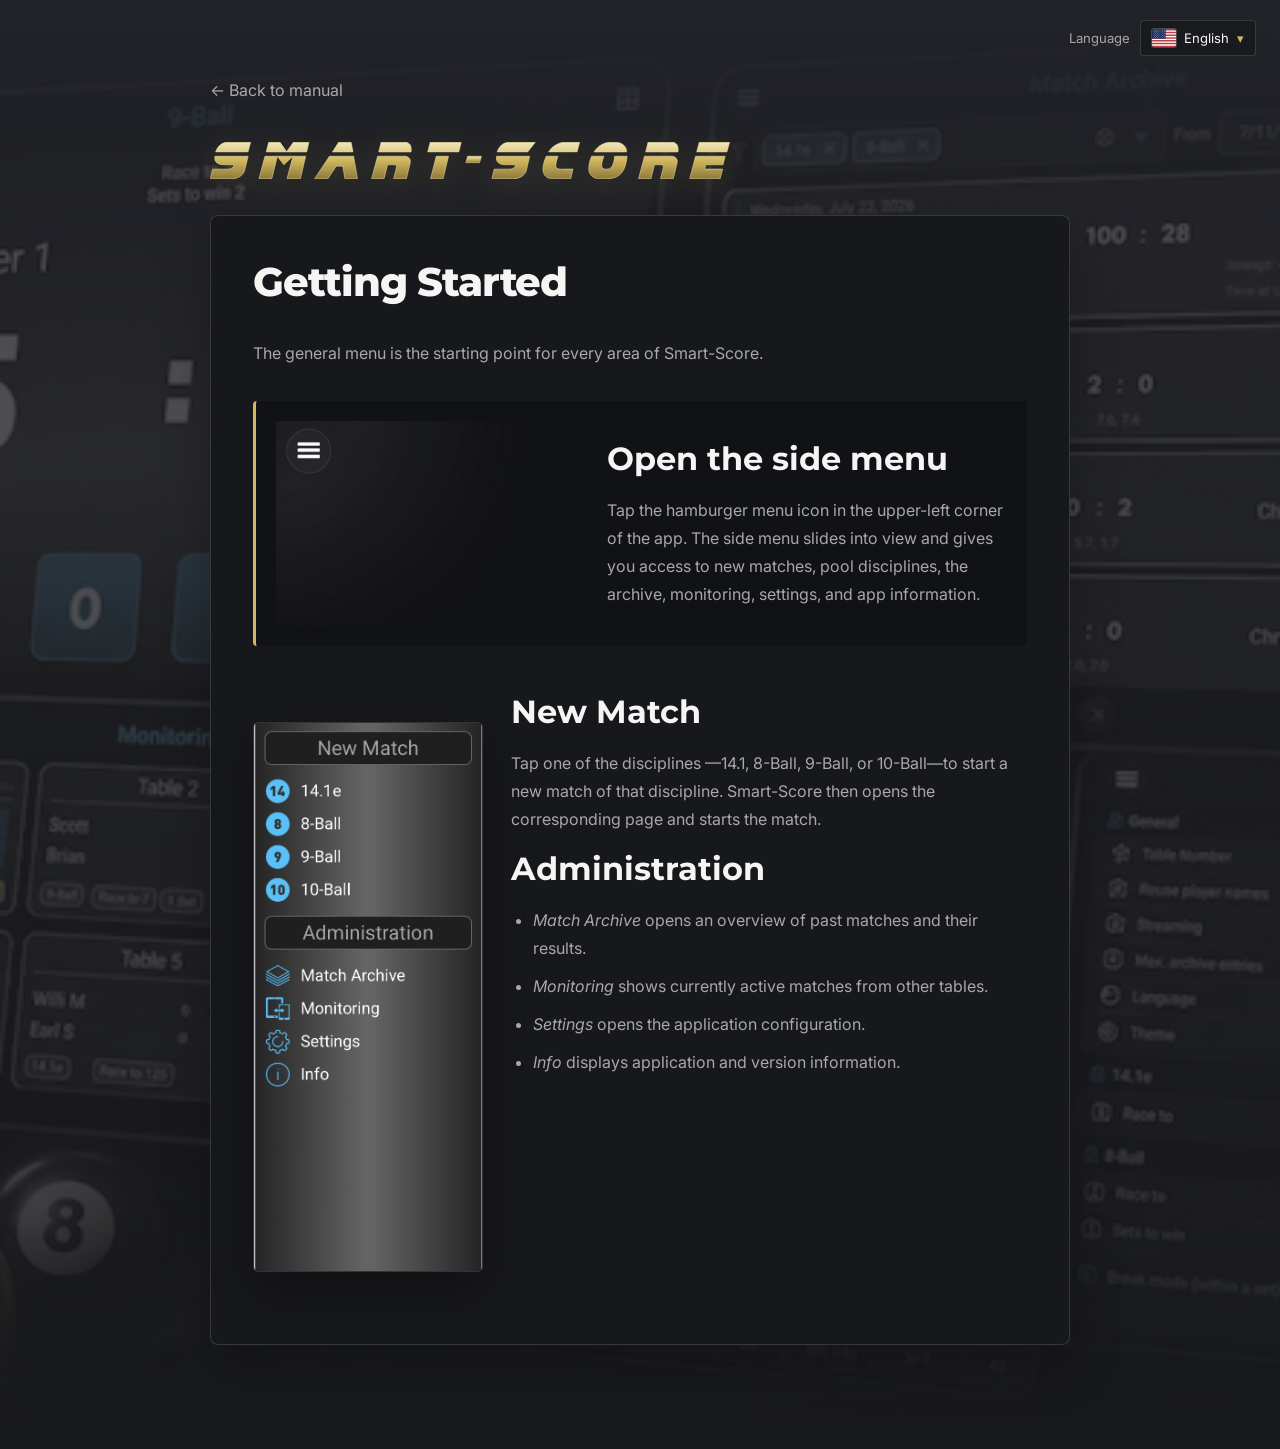
<file: manual-getting-started.html>
<!doctype html><html lang="en"><head>
<meta charset="utf-8"><meta name="viewport" content="width=device-width,initial-scale=1">
<link rel="preconnect" href="https://fonts.googleapis.com"><link href="https://fonts.googleapis.com/css2?family=Inter:wght@400;600;700&family=Montserrat:wght@700;800&display=swap" rel="stylesheet">
<link rel="stylesheet" href="assets/css/main.css"><link rel="stylesheet" href="assets/css/manual.css"><link rel="stylesheet" href="assets/css/getting-started.css"><style>.details-shell section{display:grid;grid-template-columns:minmax(150px,230px) minmax(0,1fr);align-items:start;column-gap:28px;row-gap:18px}.details-shell section>h1{margin:0}.details-shell section>h1,.details-shell section>p,.details-shell section>.menu-callout{grid-column:1/-1}.details-shell section>.menu-callout{margin-top:0}.localized-screenshot{display:flex;justify-content:flex-start;margin:30px 0}.localized-screenshot .menu-screen{width:min(230px,100%);height:auto}.menu-guide{padding-top:0}@media(max-width:700px){.details-shell section{grid-template-columns:1fr}.details-shell section>h1,.details-shell section>p,.details-shell section>.menu-callout{grid-column:auto}.localized-screenshot{justify-content:center}.localized-screenshot .menu-screen{width:min(210px,70vw)}}</style>
  <link rel="stylesheet" href="assets/css/manual-details.css?v=8">
<title>Getting Started · Smart-Score</title></head><body>
<main class="details-page" data-title-en="Getting Started" data-title-de="Erste Schritte"><div class="bg"></div><div class="rays"></div>
<div class="language-switcher"><span class="language-label" data-en="Language" data-de="Sprache">Language</span><details id="language"><summary aria-label="Select language"><span id="current-flag" class="flag flag-us" aria-hidden="true"></span><span id="current-language">English</span></summary><div class="language-menu"><button type="button" data-language="en"><span class="flag flag-us"></span>English</button><button type="button" data-language="de"><span class="flag flag-de"></span>Deutsch</button></div></details></div>
<div class="details-shell"><a class="back-link" href="manual.html" data-en="← Back to manual" data-de="← Zurück zur Anleitung">← Back to manual</a><img class="manual-logo" src="assets/images/app_logo.svg" alt="Smart-Score">
<section><h1 data-en="Getting Started" data-de="Erste Schritte">Getting Started</h1><p data-en="The general menu is the starting point for every area of Smart-Score." data-de="Das Hauptmenü ist der Ausgangspunkt für alle Bereiche von Smart-Score.">The general menu is the starting point for every area of Smart-Score.</p>
<div class="menu-callout"><div class="tap-demo"><img class="hamburger-guide-image" src="assets/images/hamburger-menu-guide.png" alt="Hamburger menu button in the upper-left corner of Smart-Score"><span class="tap-ripple" aria-hidden="true"></span><span class="tap-finger" aria-hidden="true"></span></div><div><h2 data-en="Open the side menu" data-de="Seitenmenü öffnen">Open the side menu</h2><p data-en="Tap the hamburger menu icon in the upper-left corner of the app. The side menu slides into view and gives you access to new matches, pool disciplines, the archive, monitoring, settings, and app information." data-de="Tippe oben links in der App auf das Hamburger-Menüsymbol. Das Seitenmenü wird eingeblendet und bietet Zugriff auf alle Disziplinen, Archiv, Monitoring, Einstellungen und App-Informationen.">Tap the hamburger menu icon in the upper-left corner of the app. The side menu slides into view and gives you access to new matches, pool disciplines, the archive, monitoring, settings, and app information.</p></div></div>
<div class="localized-screenshot"><img class="menu-screen menu-screen-en" src="assets/images/Menu_en.png?v=4" alt="Smart-Score general menu in English"><img class="menu-screen menu-screen-de" src="assets/images/Menu_de.png?v=4" alt="Smart-Score general menu in German"></div>
<div class="menu-guide"><h2 data-en="New Match" data-de="Neue Partie">New Match</h2><p data-en="Tap one of the disciplines —14.1, 8-Ball, 9-Ball, or 10-Ball—to start a new match of that discipline. Smart-Score then opens the corresponding page and starts the match." data-de="Tippe auf eine der Disziplinen – 14.1e, 8-Ball, 9-Ball oder 10-Ball –, um eine neue Partie dieser Disziplin zu starten. Smart-Score öffnet anschließend die entsprechende Seite und startet die Partie.">Tap one of the disciplines —14.1, 8-Ball, 9-Ball, or 10-Ball—to start a new match of that discipline. Smart-Score then opens the corresponding page and starts the match.</p>
<h2 data-en="Administration" data-de="Verwaltung">Administration</h2><ul><li><em data-en="Match Archive" data-de="Archiv">Match Archive</em><span data-en=" opens an overview of past matches and their results." data-de=" öffnet Übersicht vergangener Partien samt ihrer Ergebnisse."> opens an overview of past matches and their results.</span></li><li><em data-en="Monitoring" data-de="Monitoring">Monitoring</em><span data-en=" shows currently active matches from other tables." data-de=" zeigt derzeit aktive Partien von anderen Tischen."> shows currently active matches from other tables.</span></li><li><em data-en="Settings" data-de="Einstellungen">Settings</em><span data-en=" opens the application configuration." data-de=" öffnet die Konfiguration der Anwendung."> opens the application configuration.</span></li><li><em data-en="Info" data-de="Info">Info</em><span data-en=" displays application and version information." data-de=" zeigt Informationen zur Anwendung und Version."> displays application and version information.</span></li></ul></div></section></div></main>
<script src="assets/js/manual.js"></script></body></html>
</file>
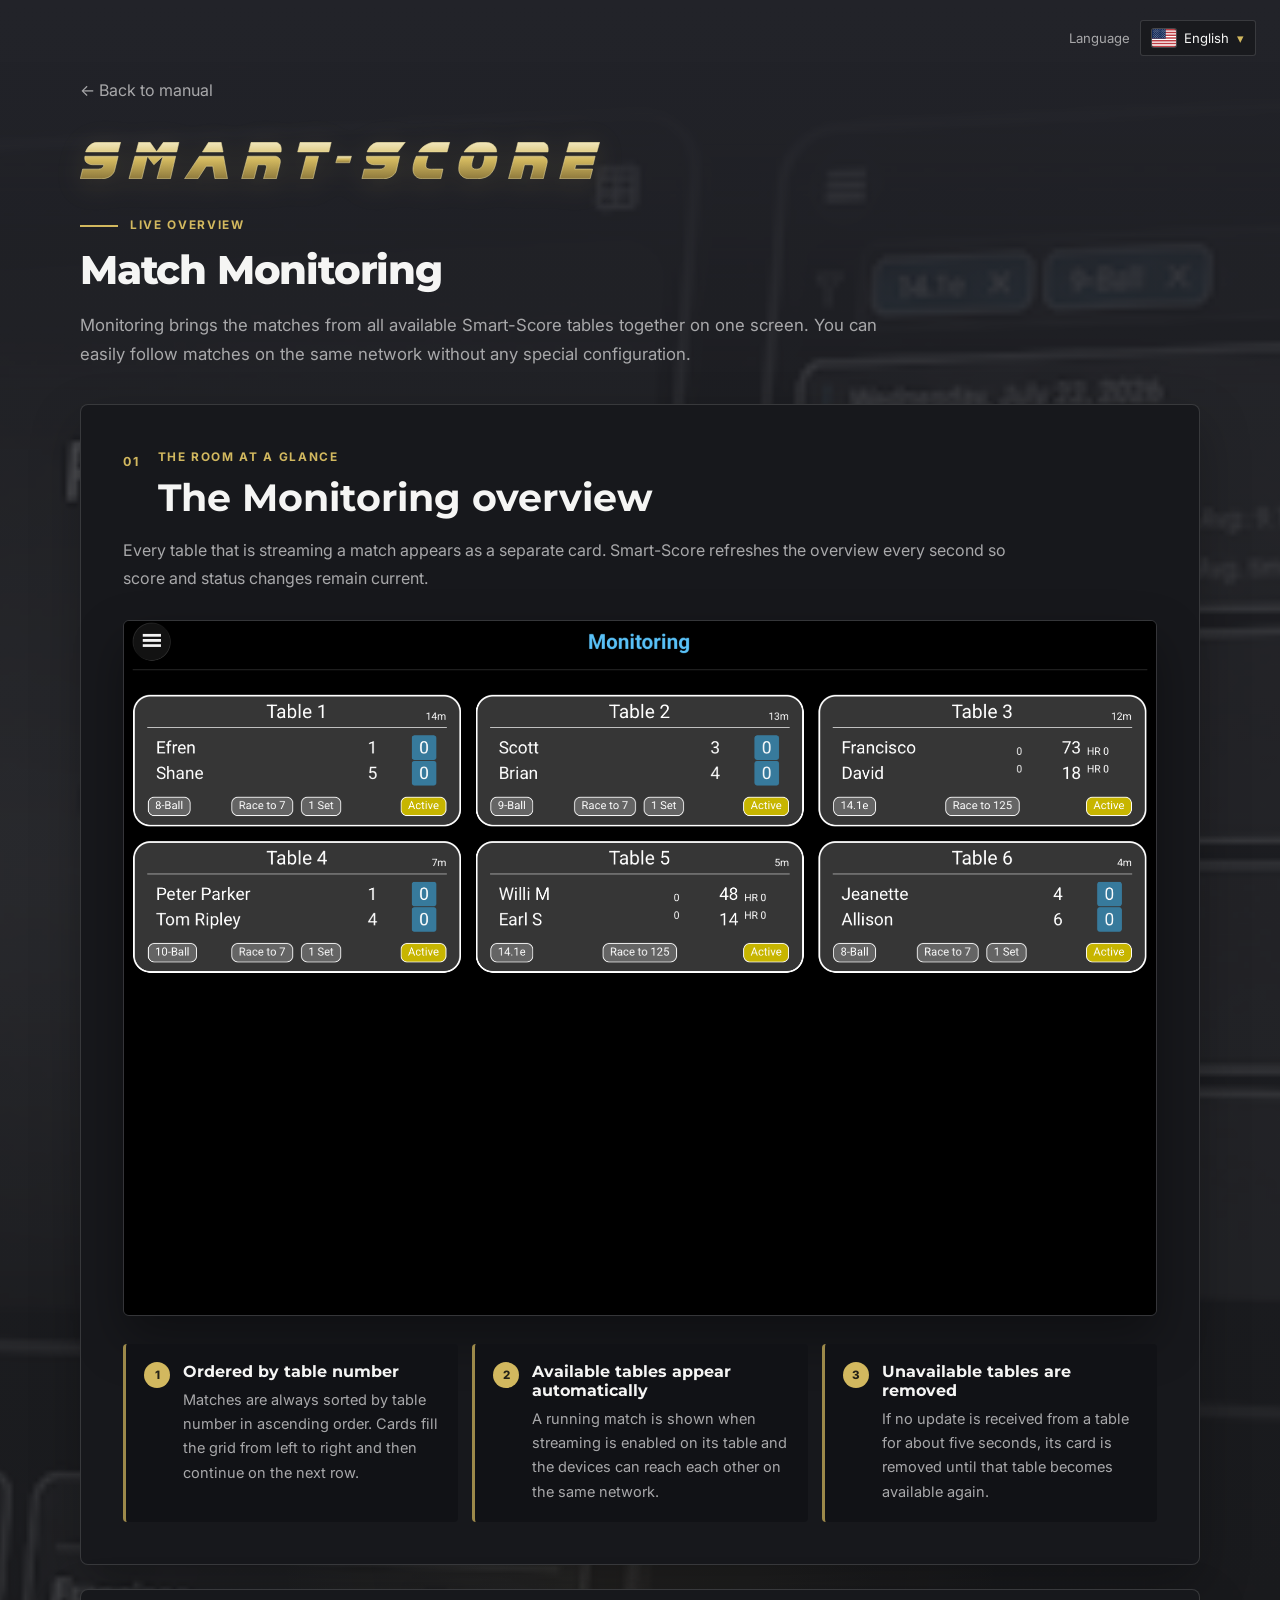
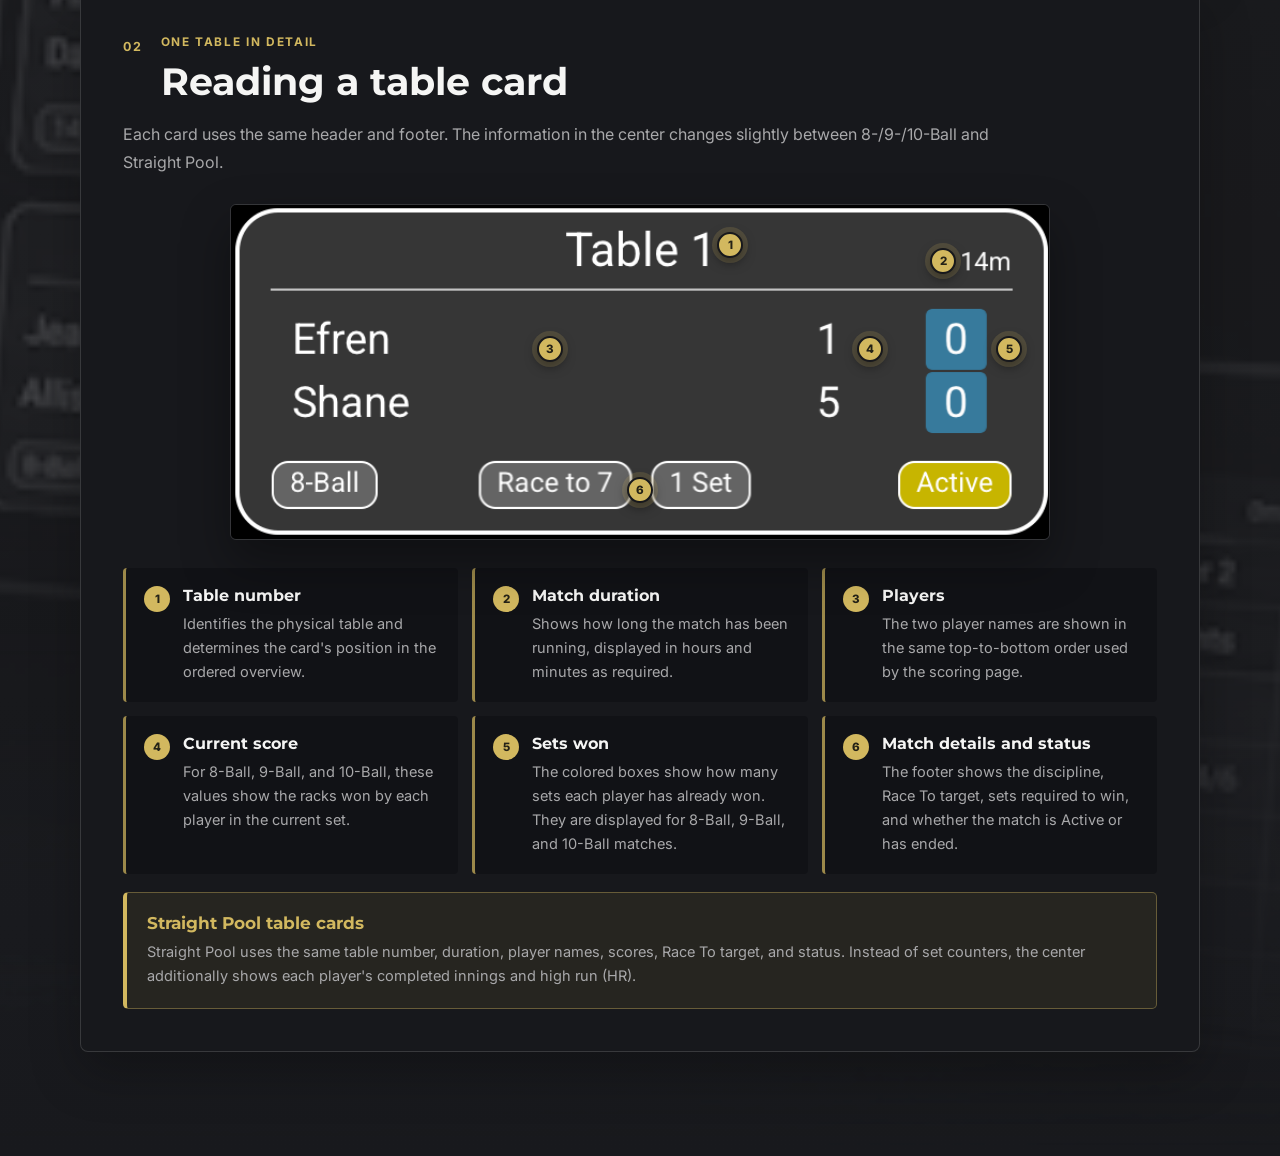
<file: manual-monitoring.html>
<!doctype html>
<html lang="en">
<head>
  <meta charset="utf-8">
  <meta name="viewport" content="width=device-width,initial-scale=1">
  <link rel="preconnect" href="https://fonts.googleapis.com">
  <link href="https://fonts.googleapis.com/css2?family=Inter:wght@400;600;700&family=Montserrat:wght@700;800&display=swap" rel="stylesheet">
  <link rel="stylesheet" href="assets/css/main.css">
  <link rel="stylesheet" href="assets/css/manual.css">
  <link rel="stylesheet" href="assets/css/manual-details.css?v=8">
  <link rel="stylesheet" href="assets/css/monitoring.css">
  <title>Match Monitoring · Smart-Score</title>
</head>
<body>
<main class="details-page monitoring-page" data-title-en="Match Monitoring" data-title-de="Partieüberwachung">
  <div class="bg"></div><div class="rays"></div>
  <div class="language-switcher">
    <span class="language-label" data-en="Language" data-de="Sprache">Language</span>
    <details id="language"><summary aria-label="Select language"><span id="current-flag" class="flag flag-us" aria-hidden="true"></span><span id="current-language">English</span></summary><div class="language-menu"><button type="button" data-language="en"><span class="flag flag-us" aria-hidden="true"></span>English</button><button type="button" data-language="de"><span class="flag flag-de" aria-hidden="true"></span>Deutsch</button></div></details>
  </div>

  <div class="details-shell monitoring-shell">
    <a class="back-link" href="manual.html" data-en="← Back to manual" data-de="← Zurück zur Anleitung">← Back to manual</a>
    <img class="manual-logo" src="assets/images/app_logo.svg" alt="Smart-Score">

    <header class="monitoring-intro">
      <p class="monitor-eyebrow" data-en="LIVE OVERVIEW" data-de="LIVE-ÜBERSICHT">LIVE OVERVIEW</p>
      <h1 data-en="Match Monitoring" data-de="Partieüberwachung">Match Monitoring</h1>
      <p data-en="Monitoring brings the matches from all available Smart-Score tables together on one screen. You can easily follow matches on the same network without any special configuration." data-de="Das Monitoring führt die Partien aller verfügbaren Smart-Score-Tische auf einem Bildschirm zusammen. Partien im selben Netzwerk lassen sich ganz einfach und ohne besondere Konfiguration verfolgen.">Monitoring brings the matches from all available Smart-Score tables together on one screen. You can easily follow matches on the same network without any special configuration.</p>
    </header>

    <section class="monitor-section">
      <div class="monitor-heading"><span>01</span><div><p data-en="THE ROOM AT A GLANCE" data-de="DER RAUM AUF EINEN BLICK">THE ROOM AT A GLANCE</p><h2 data-en="The Monitoring overview" data-de="Die Monitoring-Übersicht">The Monitoring overview</h2></div></div>
      <p data-en="Every table that is streaming a match appears as a separate card. Smart-Score refreshes the overview every second so score and status changes remain current." data-de="Jeder Tisch, der eine Partie streamt, erscheint als eigene Karte. Smart-Score aktualisiert die Übersicht jede Sekunde, damit Änderungen an Spielstand und Status aktuell bleiben.">Every table that is streaming a match appears as a separate card. Smart-Score refreshes the overview every second so score and status changes remain current.</p>
      <figure class="monitor-figure overview-figure"><img src="assets/images/Monitoring.png" width="2048" height="1379" loading="lazy" alt="Smart-Score Monitoring overview with six tables"></figure>
      <div class="overview-facts">
        <article><span>1</span><div><h3 data-en="Ordered by table number" data-de="Nach Tischnummer sortiert">Ordered by table number</h3><p data-en="Matches are always sorted by table number in ascending order. Cards fill the grid from left to right and then continue on the next row." data-de="Partien werden immer aufsteigend nach Tischnummer sortiert. Die Karten füllen das Raster von links nach rechts und werden anschließend in der nächsten Zeile fortgesetzt.">Matches are always sorted by table number in ascending order. Cards fill the grid from left to right and then continue on the next row.</p></div></article>
        <article><span>2</span><div><h3 data-en="Available tables appear automatically" data-de="Verfügbare Tische erscheinen automatisch">Available tables appear automatically</h3><p data-en="A running match is shown when streaming is enabled on its table and the devices can reach each other on the same network." data-de="Eine laufende Partie wird angezeigt, wenn Streaming am jeweiligen Tisch aktiviert ist und sich die Geräte im selben Netzwerk erreichen können.">A running match is shown when streaming is enabled on its table and the devices can reach each other on the same network.</p></div></article>
        <article><span>3</span><div><h3 data-en="Unavailable tables are removed" data-de="Nicht verfügbare Tische werden entfernt">Unavailable tables are removed</h3><p data-en="If no update is received from a table for about five seconds, its card is removed until that table becomes available again." data-de="Wird etwa fünf Sekunden lang keine Aktualisierung von einem Tisch empfangen, wird seine Karte entfernt, bis der Tisch wieder verfügbar ist.">If no update is received from a table for about five seconds, its card is removed until that table becomes available again.</p></div></article>
      </div>
    </section>

    <section class="monitor-section">
      <div class="monitor-heading"><span>02</span><div><p data-en="ONE TABLE IN DETAIL" data-de="EIN TISCH IM DETAIL">ONE TABLE IN DETAIL</p><h2 data-en="Reading a table card" data-de="Eine Tischkarte lesen">Reading a table card</h2></div></div>
      <p data-en="Each card uses the same header and footer. The information in the center changes slightly between 8-/9-/10-Ball and Straight Pool." data-de="Jede Karte verwendet denselben Kopf- und Fußbereich. Die Informationen in der Mitte unterscheiden sich leicht zwischen 8-/9-/10-Ball und 14.1 endlos.">Each card uses the same header and footer. The information in the center changes slightly between 8-/9-/10-Ball and Straight Pool.</p>

      <figure class="monitor-figure table-figure">
        <div class="table-image-stage"><img src="assets/images/Monitoring_Table1.png" width="764" height="312" loading="lazy" alt="Detailed Monitoring card for Table 1"><span class="monitor-marker marker-table">1</span><span class="monitor-marker marker-duration">2</span><span class="monitor-marker marker-players">3</span><span class="monitor-marker marker-scores">4</span><span class="monitor-marker marker-sets">5</span><span class="monitor-marker marker-details">6</span></div>
      </figure>

      <div class="card-field-grid">
        <article><span>1</span><div><h3 data-en="Table number" data-de="Tischnummer">Table number</h3><p data-en="Identifies the physical table and determines the card's position in the ordered overview." data-de="Kennzeichnet den physischen Tisch und bestimmt die Position der Karte in der sortierten Übersicht.">Identifies the physical table and determines the card's position in the ordered overview.</p></div></article>
        <article><span>2</span><div><h3 data-en="Match duration" data-de="Partiedauer">Match duration</h3><p data-en="Shows how long the match has been running, displayed in hours and minutes as required." data-de="Zeigt, wie lange die Partie bereits läuft, je nach Dauer in Stunden und Minuten.">Shows how long the match has been running, displayed in hours and minutes as required.</p></div></article>
        <article><span>3</span><div><h3 data-en="Players" data-de="Spieler">Players</h3><p data-en="The two player names are shown in the same top-to-bottom order used by the scoring page." data-de="Die beiden Spielernamen erscheinen in derselben Reihenfolge von oben nach unten wie in der Spielstandsanzeige.">The two player names are shown in the same top-to-bottom order used by the scoring page.</p></div></article>
        <article><span>4</span><div><h3 data-en="Current score" data-de="Aktueller Spielstand">Current score</h3><p data-en="For 8-Ball, 9-Ball, and 10-Ball, these values show the racks won by each player in the current set." data-de="Bei 8-Ball, 9-Ball und 10-Ball zeigen diese Werte die von jedem Spieler im aktuellen Satz gewonnenen Racks.">For 8-Ball, 9-Ball, and 10-Ball, these values show the racks won by each player in the current set.</p></div></article>
        <article><span>5</span><div><h3 data-en="Sets won" data-de="Gewonnene Sätze">Sets won</h3><p data-en="The colored boxes show how many sets each player has already won. They are displayed for 8-Ball, 9-Ball, and 10-Ball matches." data-de="Die farbigen Felder zeigen, wie viele Sätze jeder Spieler bereits gewonnen hat. Sie werden bei 8-Ball-, 9-Ball- und 10-Ball-Partien angezeigt.">The colored boxes show how many sets each player has already won. They are displayed for 8-Ball, 9-Ball, and 10-Ball matches.</p></div></article>
        <article><span>6</span><div><h3 data-en="Match details and status" data-de="Partiedetails und Status">Match details and status</h3><p data-en="The footer shows the discipline, Race To target, sets required to win, and whether the match is Active or has ended." data-de="Der Fußbereich zeigt die Disziplin, das Ausspielziel, die benötigten Gewinnsätze und ob die Partie aktiv oder beendet ist.">The footer shows the discipline, Race To target, sets required to win, and whether the match is Active or has ended.</p></div></article>
      </div>

      <aside class="straight-variant"><h3 data-en="Straight Pool table cards" data-de="Tischkarten für 14.1 endlos">Straight Pool table cards</h3><p data-en="Straight Pool uses the same table number, duration, player names, scores, Race To target, and status. Instead of set counters, the center additionally shows each player's completed innings and high run (HR)." data-de="14.1 endlos verwendet dieselben Angaben für Tischnummer, Dauer, Spielernamen, Spielstände, Ausspielziel und Status. Anstelle der Satzzähler zeigt der mittlere Bereich zusätzlich die abgeschlossenen Aufnahmen und die Höchstserie (HR) jedes Spielers.">Straight Pool uses the same table number, duration, player names, scores, Race To target, and status. Instead of set counters, the center additionally shows each player's completed innings and high run (HR).</p></aside>
    </section>
  </div>
</main>
<script src="assets/js/manual.js"></script>
</body>
</html>
</file>
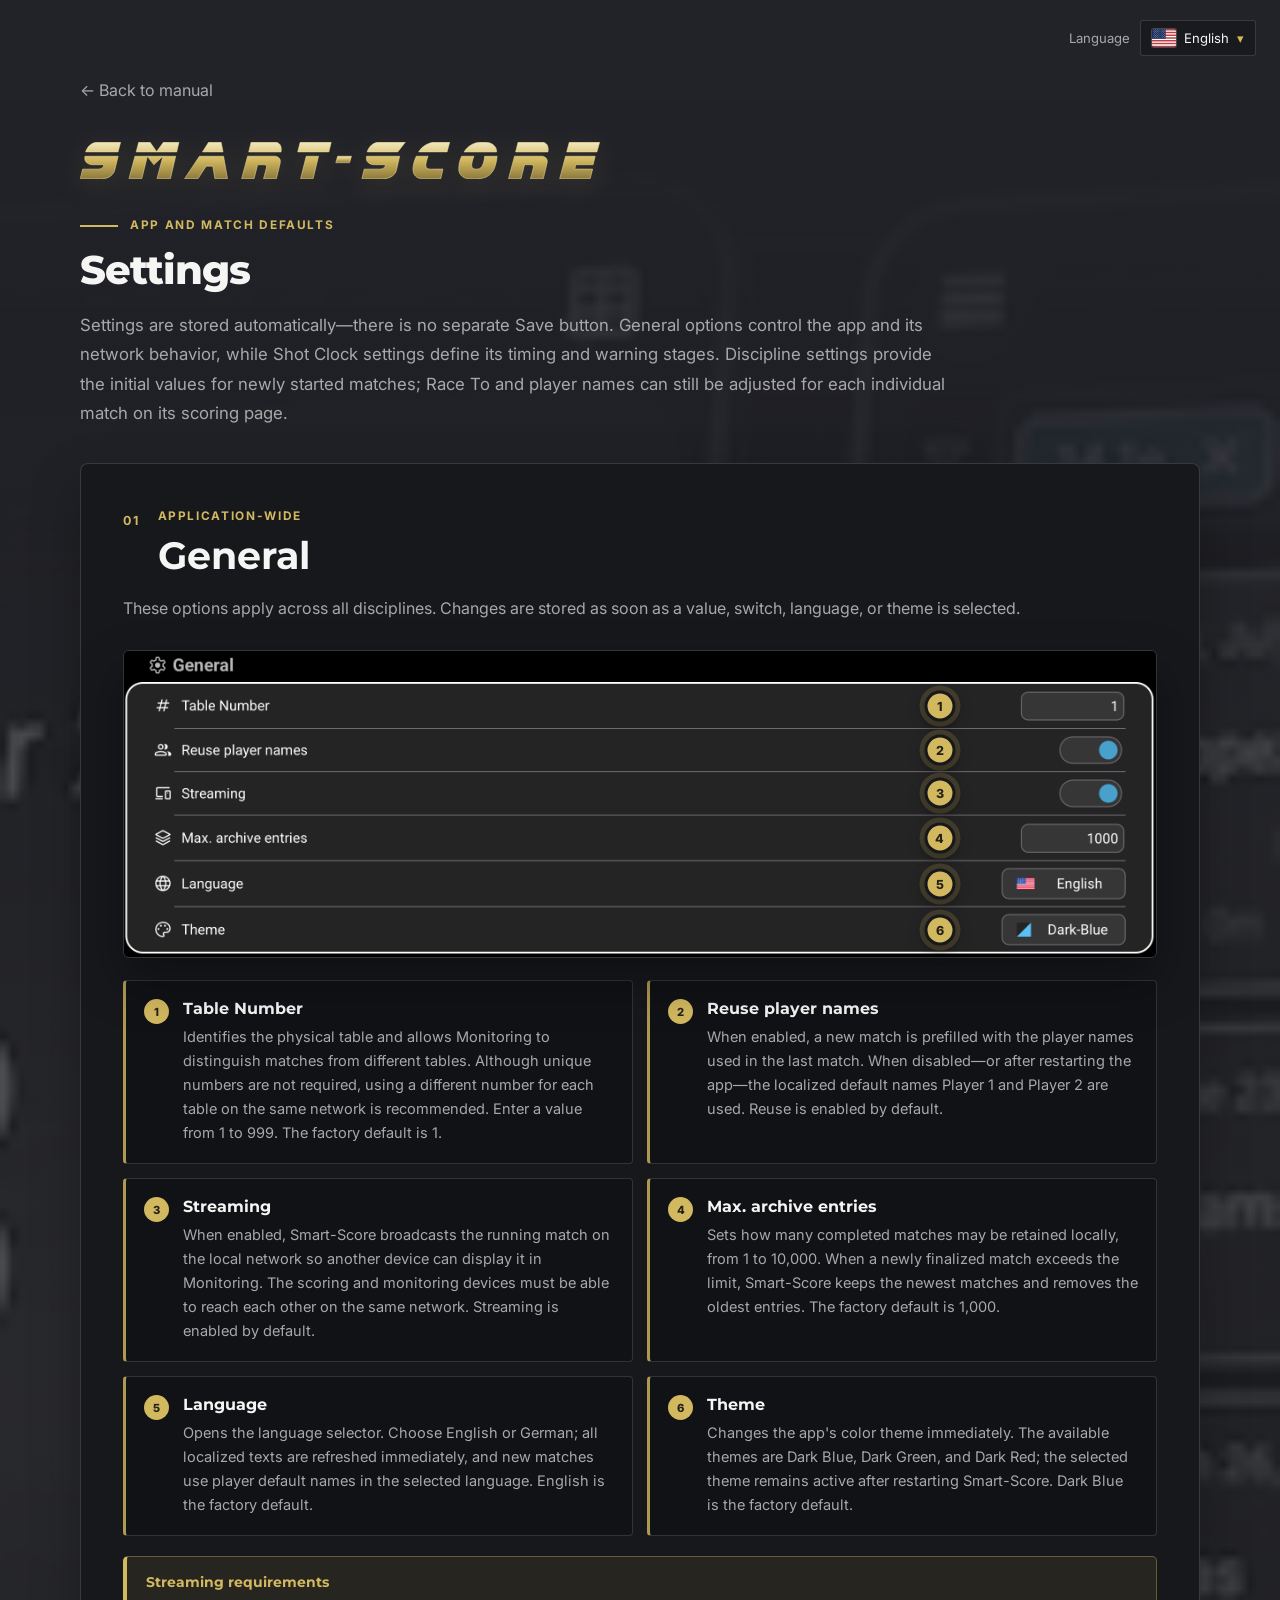
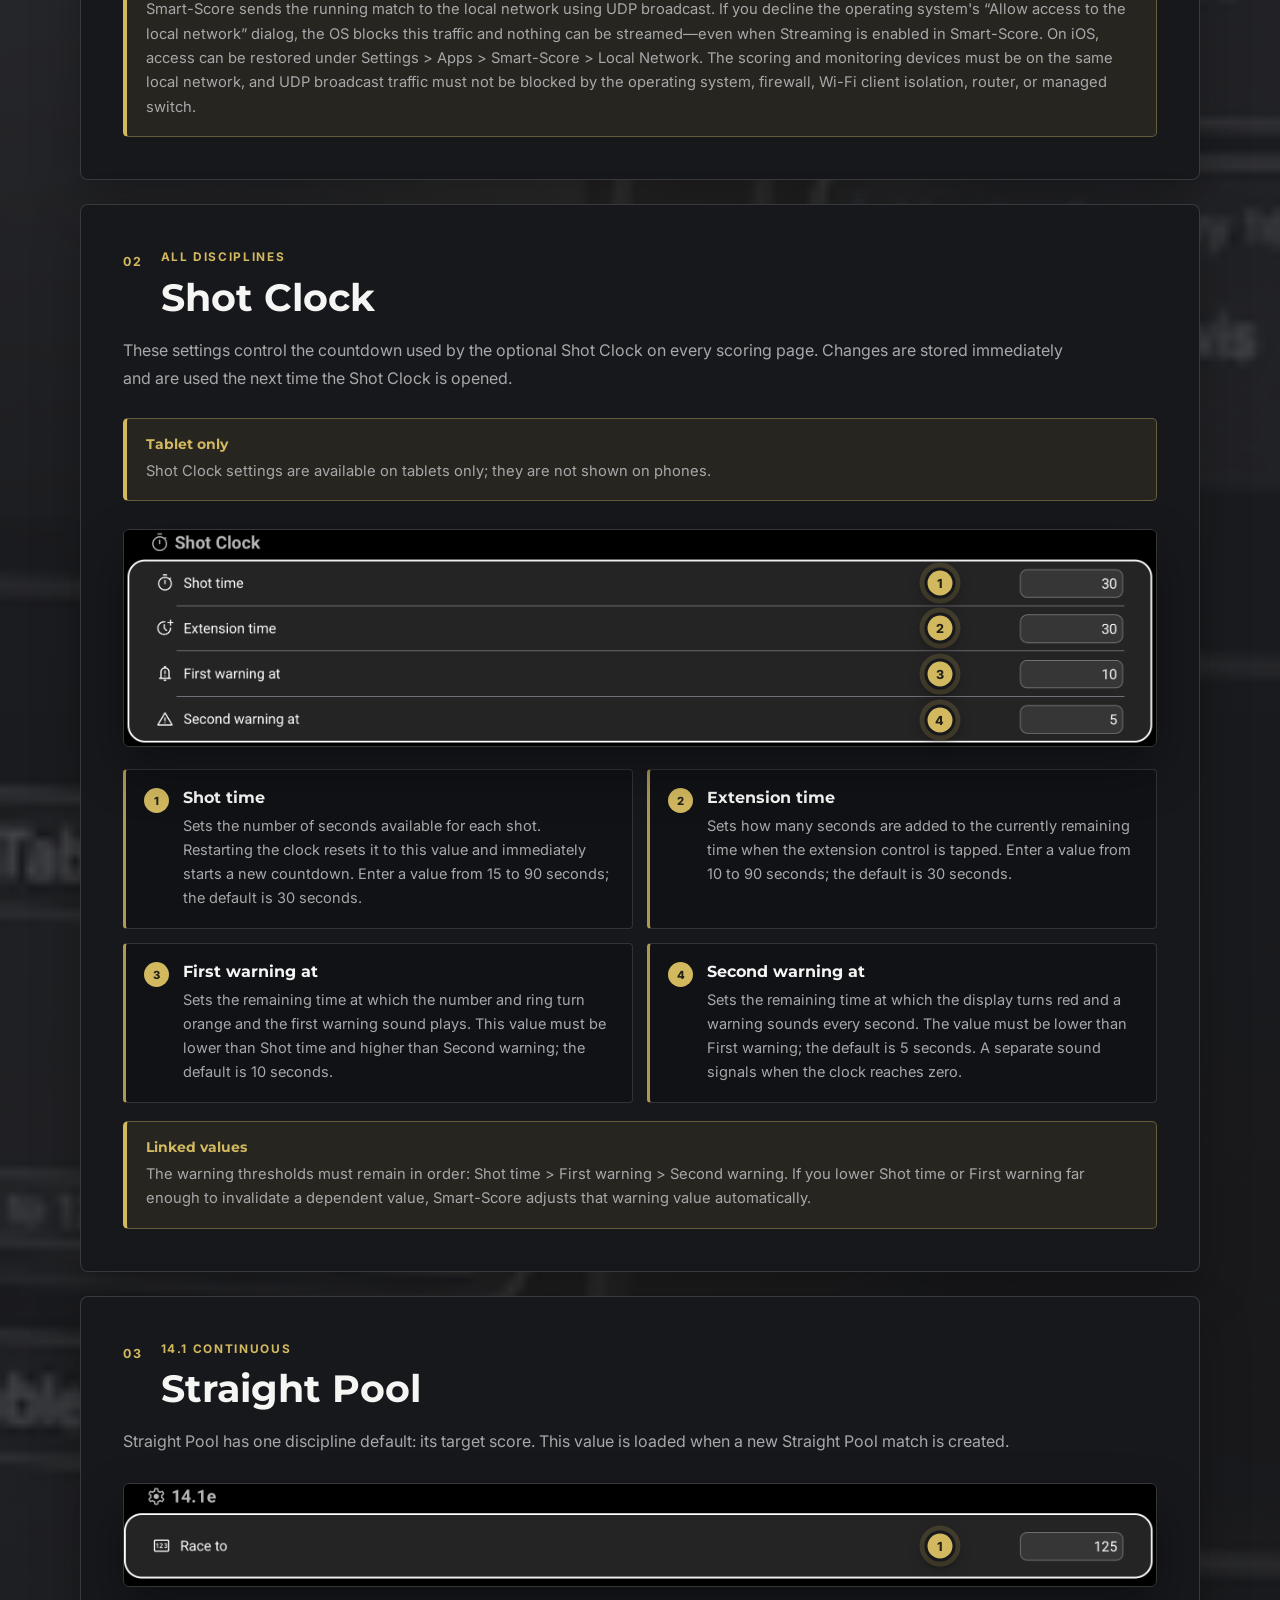
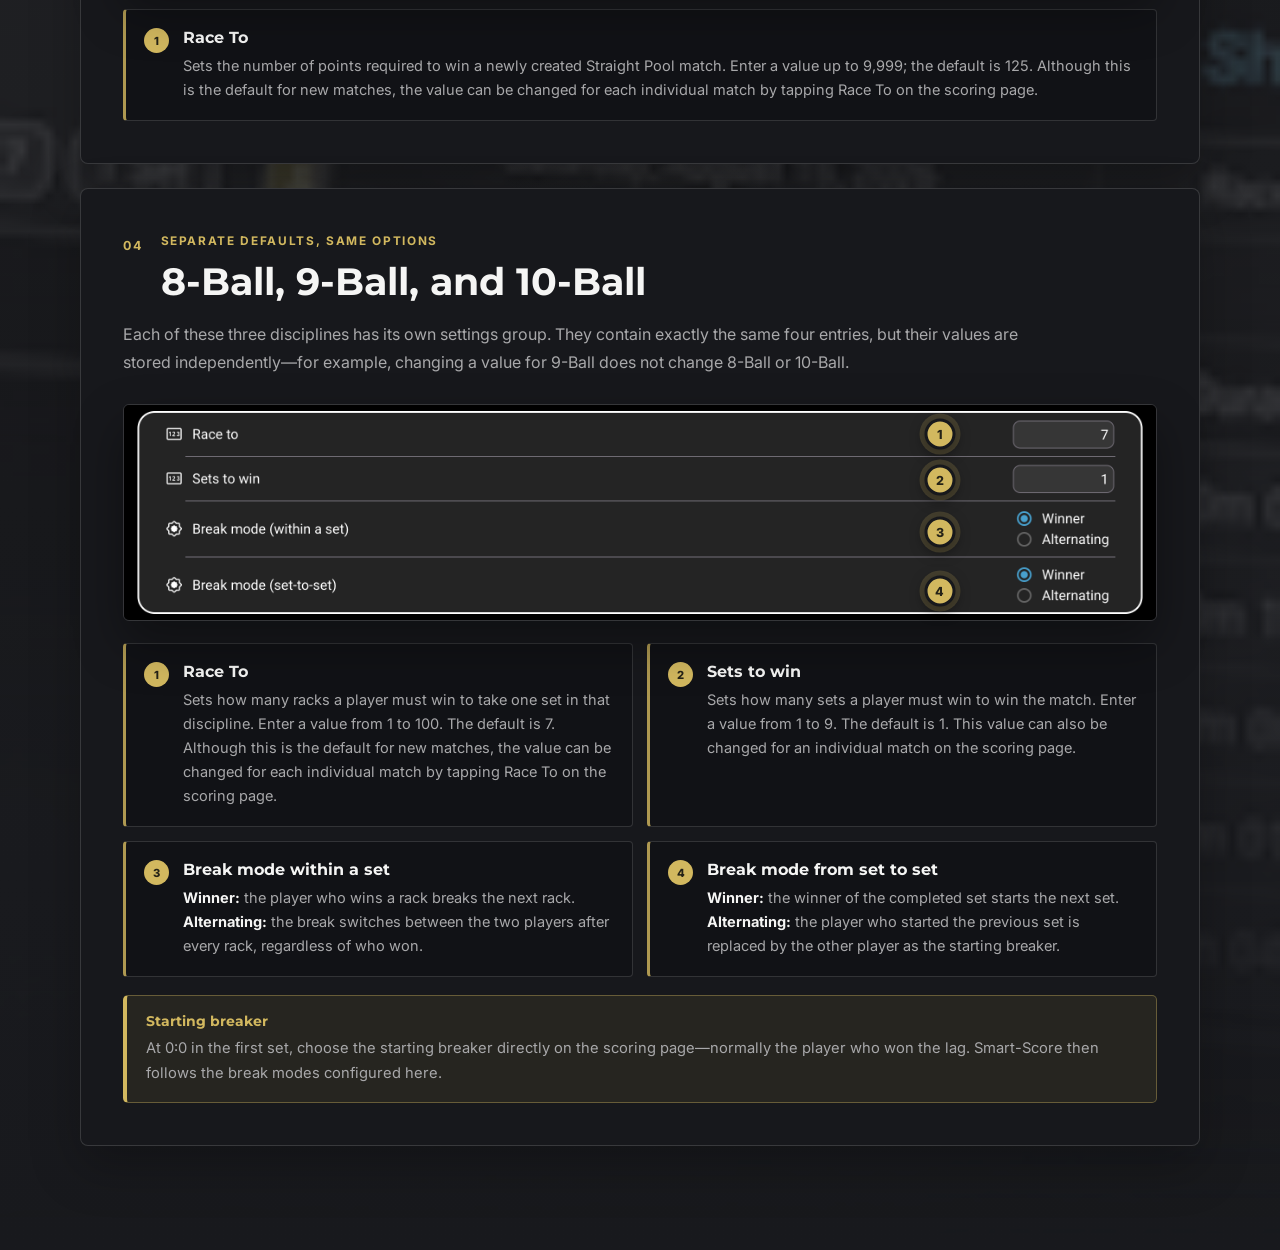
<file: manual-settings.html>
<!doctype html>
<html lang="en">
<head>
  <meta charset="utf-8">
  <meta name="viewport" content="width=device-width,initial-scale=1">
  <link rel="preconnect" href="https://fonts.googleapis.com">
  <link href="https://fonts.googleapis.com/css2?family=Inter:wght@400;600;700&family=Montserrat:wght@700;800&display=swap" rel="stylesheet">
  <link rel="stylesheet" href="assets/css/main.css">
  <link rel="stylesheet" href="assets/css/manual.css">
  <link rel="stylesheet" href="assets/css/manual-details.css?v=8">
  <link rel="stylesheet" href="assets/css/settings.css?v=2">
  <title>Settings · Smart-Score</title>
</head>
<body>
<main class="details-page settings-page" data-title-en="Settings" data-title-de="Einstellungen">
  <div class="bg"></div><div class="rays"></div>
  <div class="language-switcher">
    <span class="language-label" data-en="Language" data-de="Sprache">Language</span>
    <details id="language"><summary aria-label="Select language"><span id="current-flag" class="flag flag-us" aria-hidden="true"></span><span id="current-language">English</span></summary><div class="language-menu"><button type="button" data-language="en"><span class="flag flag-us" aria-hidden="true"></span>English</button><button type="button" data-language="de"><span class="flag flag-de" aria-hidden="true"></span>Deutsch</button></div></details>
  </div>

  <div class="details-shell settings-shell">
    <a class="back-link" href="manual.html" data-en="← Back to manual" data-de="← Zurück zur Anleitung">← Back to manual</a>
    <img class="manual-logo" src="assets/images/app_logo.svg" alt="Smart-Score">

    <header class="settings-intro">
      <p class="settings-eyebrow" data-en="APP AND MATCH DEFAULTS" data-de="APP- UND PARTIEVORGABEN">APP AND MATCH DEFAULTS</p>
      <h1 data-en="Settings" data-de="Einstellungen">Settings</h1>
      <p data-en="Settings are stored automatically—there is no separate Save button. General options control the app and its network behavior, while Shot Clock settings define its timing and warning stages. Discipline settings provide the initial values for newly started matches; Race To and player names can still be adjusted for each individual match on its scoring page." data-de="Einstellungen werden automatisch gespeichert – eine separate Speichern-Schaltfläche gibt es nicht. Allgemeine Optionen steuern die App und ihr Netzwerkverhalten, während die Shot-Clock-Einstellungen ihre Zeitvorgaben und Warnstufen festlegen. Disziplineinstellungen liefern die Anfangswerte für neu gestartete Partien; Ausspielziel und Spielernamen können weiterhin für jede einzelne Partie in ihrer Spielstandsanzeige angepasst werden.">Settings are stored automatically—there is no separate Save button. General options control the app and its network behavior, while Shot Clock settings define its timing and warning stages. Discipline settings provide the initial values for newly started matches; Race To and player names can still be adjusted for each individual match on its scoring page.</p>
    </header>

    <section class="settings-section">
      <div class="settings-heading"><span>01</span><div><p data-en="APPLICATION-WIDE" data-de="APP-ÜBERGREIFEND">APPLICATION-WIDE</p><h2 data-en="General" data-de="Allgemein">General</h2></div></div>
      <p data-en="These options apply across all disciplines. Changes are stored as soon as a value, switch, language, or theme is selected." data-de="Diese Optionen gelten für alle Disziplinen. Änderungen werden gespeichert, sobald ein Wert, Schalter, eine Sprache oder ein Design ausgewählt wird.">These options apply across all disciplines. Changes are stored as soon as a value, switch, language, or theme is selected.</p>

      <figure class="settings-figure">
        <div class="settings-image-stage general-settings-stage">
          <img src="assets/images/Settings_General.png" width="2335" height="692" loading="lazy" alt="Smart-Score General settings showing table number, player reuse, streaming, archive size, language, and theme">
          <span class="settings-marker general-marker marker-table-number" aria-hidden="true">1</span>
          <span class="settings-marker general-marker marker-reuse" aria-hidden="true">2</span>
          <span class="settings-marker general-marker marker-streaming" aria-hidden="true">3</span>
          <span class="settings-marker general-marker marker-archive-limit" aria-hidden="true">4</span>
          <span class="settings-marker general-marker marker-language" aria-hidden="true">5</span>
          <span class="settings-marker general-marker marker-theme" aria-hidden="true">6</span>
        </div>
      </figure>

      <div class="settings-card-grid general-settings-grid">
        <article><span>1</span><div><h3 data-en="Table Number" data-de="Tischnummer">Table Number</h3><p data-en="Identifies the physical table and allows Monitoring to distinguish matches from different tables. Although unique numbers are not required, using a different number for each table on the same network is recommended. Enter a value from 1 to 999. The factory default is 1." data-de="Kennzeichnet den physischen Tisch und ermöglicht dem Monitoring, Partien verschiedener Tische zu unterscheiden. Eindeutige Nummern sind zwar nicht zwingend erforderlich, es wird jedoch empfohlen, jedem Tisch im selben Netzwerk eine andere Nummer zuzuweisen. Gib einen Wert von 1 bis 999 ein. Die Werkseinstellung ist 1.">Identifies the physical table and allows Monitoring to distinguish matches from different tables. Although unique numbers are not required, using a different number for each table on the same network is recommended. Enter a value from 1 to 999. The factory default is 1.</p></div></article>
        <article><span>2</span><div><h3 data-en="Reuse player names" data-de="Spielernamen wiederverwenden">Reuse player names</h3><p data-en="When enabled, a new match is prefilled with the player names used in the last match. When disabled—or after restarting the app—the localized default names Player 1 and Player 2 are used. Reuse is enabled by default." data-de="Ist die Option aktiviert, wird eine neue Partie mit den Spielernamen aus der letzten Partie vorbelegt. Ist sie deaktiviert – oder wurde die App neu gestartet –, werden die lokalisierten Standardnamen Spieler 1 und Spieler 2 verwendet. Die Wiederverwendung ist standardmäßig aktiviert.">When enabled, a new match is prefilled with the player names used in the last match. When disabled—or after restarting the app—the localized default names Player 1 and Player 2 are used. Reuse is enabled by default.</p></div></article>
        <article><span>3</span><div><h3 data-en="Streaming" data-de="Streaming">Streaming</h3><p data-en="When enabled, Smart-Score broadcasts the running match on the local network so another device can display it in Monitoring. The scoring and monitoring devices must be able to reach each other on the same network. Streaming is enabled by default." data-de="Ist Streaming aktiviert, sendet Smart-Score die laufende Partie im lokalen Netzwerk, damit ein anderes Gerät sie im Monitoring anzeigen kann. Spielstands- und Monitoring-Gerät müssen sich im selben Netzwerk erreichen können. Streaming ist standardmäßig aktiviert.">When enabled, Smart-Score broadcasts the running match on the local network so another device can display it in Monitoring. The scoring and monitoring devices must be able to reach each other on the same network. Streaming is enabled by default.</p></div></article>
        <article><span>4</span><div><h3 data-en="Max. archive entries" data-de="Max. Archiveinträge">Max. archive entries</h3><p data-en="Sets how many completed matches may be retained locally, from 1 to 10,000. When a newly finalized match exceeds the limit, Smart-Score keeps the newest matches and removes the oldest entries. The factory default is 1,000." data-de="Legt fest, wie viele abgeschlossene Partien lokal gespeichert werden dürfen: 1 bis 10.000. Überschreitet eine neu abgeschlossene Partie die Grenze, behält Smart-Score die neuesten Partien und entfernt die ältesten Einträge. Die Werkseinstellung ist 1.000.">Sets how many completed matches may be retained locally, from 1 to 10,000. When a newly finalized match exceeds the limit, Smart-Score keeps the newest matches and removes the oldest entries. The factory default is 1,000.</p></div></article>
        <article><span>5</span><div><h3 data-en="Language" data-de="Sprache">Language</h3><p data-en="Opens the language selector. Choose English or German; all localized texts are refreshed immediately, and new matches use player default names in the selected language. English is the factory default." data-de="Öffnet die Sprachauswahl. Wähle Englisch oder Deutsch; alle lokalisierten Texte werden sofort aktualisiert und neue Partien verwenden Standard-Spielernamen in der gewählten Sprache. Englisch ist die Werkseinstellung.">Opens the language selector. Choose English or German; all localized texts are refreshed immediately, and new matches use player default names in the selected language. English is the factory default.</p></div></article>
        <article><span>6</span><div><h3 data-en="Theme" data-de="Design">Theme</h3><p data-en="Changes the app's color theme immediately. The available themes are Dark Blue, Dark Green, and Dark Red; the selected theme remains active after restarting Smart-Score. Dark Blue is the factory default." data-de="Ändert das Farbschema der App sofort. Verfügbar sind Dunkelblau, Dunkelgrün und Dunkelrot; das gewählte Design bleibt auch nach einem Neustart von Smart-Score aktiv. Dunkelblau ist die Werkseinstellung.">Changes the app's color theme immediately. The available themes are Dark Blue, Dark Green, and Dark Red; the selected theme remains active after restarting Smart-Score. Dark Blue is the factory default.</p></div></article>
      </div>

      <aside class="settings-hint streaming-hint"><strong data-en="Streaming requirements" data-de="Voraussetzungen für Streaming">Streaming requirements</strong><p data-en="Smart-Score sends the running match to the local network using UDP broadcast. If you decline the operating system's “Allow access to the local network” dialog, the OS blocks this traffic and nothing can be streamed—even when Streaming is enabled in Smart-Score. On iOS, access can be restored under Settings > Apps > Smart-Score > Local Network. The scoring and monitoring devices must be on the same local network, and UDP broadcast traffic must not be blocked by the operating system, firewall, Wi-Fi client isolation, router, or managed switch." data-de="Smart-Score sendet die laufende Partie per UDP-Broadcast in das lokale Netzwerk. Wenn du den Systemdialog „Zugriff auf das lokale Netzwerk erlauben“ ablehnst, blockiert das Betriebssystem diesen Datenverkehr und es kann nichts gestreamt werden – auch wenn Streaming in Smart-Score aktiviert ist. Unter iOS kann der Zugriff unter Einstellungen > Apps > Smart-Score > Lokales Netzwerk wieder aktiviert werden. Spielstands- und Monitoring-Gerät müssen sich im selben lokalen Netzwerk befinden; außerdem darf der UDP-Broadcast-Datenverkehr weder vom Betriebssystem noch von Firewall, WLAN-Client-Isolation, Router oder verwaltetem Switch blockiert werden.">Smart-Score sends the running match to the local network using UDP broadcast. If you decline the operating system's “Allow access to the local network” dialog, the OS blocks this traffic and nothing can be streamed—even when Streaming is enabled in Smart-Score. On iOS, access can be restored under Settings > Apps > Smart-Score > Local Network. The scoring and monitoring devices must be on the same local network, and UDP broadcast traffic must not be blocked by the operating system, firewall, Wi-Fi client isolation, router, or managed switch.</p></aside>
    </section>

    <section class="settings-section shot-clock-settings-section">
      <div class="settings-heading"><span>02</span><div><p data-en="ALL DISCIPLINES" data-de="ALLE DISZIPLINEN">ALL DISCIPLINES</p><h2 data-en="Shot Clock" data-de="Shot Clock">Shot Clock</h2></div></div>
      <p data-en="These settings control the countdown used by the optional Shot Clock on every scoring page. Changes are stored immediately and are used the next time the Shot Clock is opened." data-de="Diese Einstellungen steuern den Countdown der optionalen Shot Clock auf jeder Spielstandsanzeige. Änderungen werden sofort gespeichert und beim nächsten Einblenden der Shot Clock verwendet.">These settings control the countdown used by the optional Shot Clock on every scoring page. Changes are stored immediately and are used the next time the Shot Clock is opened.</p>

      <aside class="settings-hint"><strong data-en="Tablet only" data-de="Nur auf Tablets">Tablet only</strong><p data-en="Shot Clock settings are available on tablets only; they are not shown on phones." data-de="Die Shot-Clock-Einstellungen sind nur auf Tablets verfügbar; auf Smartphones werden sie nicht angezeigt.">Shot Clock settings are available on tablets only; they are not shown on phones.</p></aside>

      <figure class="settings-figure shot-clock-settings-figure">
        <div class="settings-image-stage shot-clock-settings-stage">
          <img src="assets/images/Settings_ShotClock.png" width="2343" height="491" loading="lazy" alt="Shot Clock settings showing shot time, extension time, and two warning thresholds">
          <span class="settings-marker shot-clock-settings-marker marker-shot-time" aria-hidden="true">1</span>
          <span class="settings-marker shot-clock-settings-marker marker-extension-time" aria-hidden="true">2</span>
          <span class="settings-marker shot-clock-settings-marker marker-first-warning" aria-hidden="true">3</span>
          <span class="settings-marker shot-clock-settings-marker marker-second-warning" aria-hidden="true">4</span>
        </div>
      </figure>

      <div class="settings-card-grid shot-clock-settings-grid">
        <article><span>1</span><div><h3 data-en="Shot time" data-de="Stoßzeit">Shot time</h3><p data-en="Sets the number of seconds available for each shot. Restarting the clock resets it to this value and immediately starts a new countdown. Enter a value from 15 to 90 seconds; the default is 30 seconds." data-de="Legt fest, wie viele Sekunden für jeden Stoß zur Verfügung stehen. Beim Neustart wird die Uhr auf diesen Wert zurückgesetzt und ein neuer Countdown sofort gestartet. Gib einen Wert von 15 bis 90 Sekunden ein; die Standardeinstellung beträgt 30 Sekunden.">Sets the number of seconds available for each shot. Restarting the clock resets it to this value and immediately starts a new countdown. Enter a value from 15 to 90 seconds; the default is 30 seconds.</p></div></article>
        <article><span>2</span><div><h3 data-en="Extension time" data-de="Verlängerung">Extension time</h3><p data-en="Sets how many seconds are added to the currently remaining time when the extension control is tapped. Enter a value from 10 to 90 seconds; the default is 30 seconds." data-de="Legt fest, wie viele Sekunden beim Antippen des Verlängerungs-Bedienelements zur aktuell verbleibenden Zeit hinzugefügt werden. Gib einen Wert von 10 bis 90 Sekunden ein; die Standardeinstellung beträgt 30 Sekunden.">Sets how many seconds are added to the currently remaining time when the extension control is tapped. Enter a value from 10 to 90 seconds; the default is 30 seconds.</p></div></article>
        <article><span>3</span><div><h3 data-en="First warning at" data-de="Erste Warnung bei">First warning at</h3><p data-en="Sets the remaining time at which the number and ring turn orange and the first warning sound plays. This value must be lower than Shot time and higher than Second warning; the default is 10 seconds." data-de="Legt die verbleibende Zeit fest, bei der Zahl und Ring orange werden und der erste Warnton abgespielt wird. Dieser Wert muss niedriger als die Stoßzeit und höher als die zweite Warnung sein; die Standardeinstellung beträgt 10 Sekunden.">Sets the remaining time at which the number and ring turn orange and the first warning sound plays. This value must be lower than Shot time and higher than Second warning; the default is 10 seconds.</p></div></article>
        <article><span>4</span><div><h3 data-en="Second warning at" data-de="Zweite Warnung bei">Second warning at</h3><p data-en="Sets the remaining time at which the display turns red and a warning sounds every second. The value must be lower than First warning; the default is 5 seconds. A separate sound signals when the clock reaches zero." data-de="Legt die verbleibende Zeit fest, bei der die Anzeige rot wird und jede Sekunde ein Warnsignal ertönt. Der Wert muss niedriger als die erste Warnung sein; die Standardeinstellung beträgt 5 Sekunden. Ein eigener Ton signalisiert, wenn die Uhr null erreicht.">Sets the remaining time at which the display turns red and a warning sounds every second. The value must be lower than First warning; the default is 5 seconds. A separate sound signals when the clock reaches zero.</p></div></article>
      </div>

      <aside class="settings-hint"><strong data-en="Linked values" data-de="Verknüpfte Werte">Linked values</strong><p data-en="The warning thresholds must remain in order: Shot time > First warning > Second warning. If you lower Shot time or First warning far enough to invalidate a dependent value, Smart-Score adjusts that warning value automatically." data-de="Die Warnschwellen müssen in dieser Reihenfolge bleiben: Stoßzeit > erste Warnung > zweite Warnung. Wenn du die Stoßzeit oder die erste Warnung so weit verringerst, dass ein abhängiger Wert ungültig wird, passt Smart-Score diesen Warnwert automatisch an.">The warning thresholds must remain in order: Shot time &gt; First warning &gt; Second warning. If you lower Shot time or First warning far enough to invalidate a dependent value, Smart-Score adjusts that warning value automatically.</p></aside>
    </section>

    <section class="settings-section">
      <div class="settings-heading"><span>03</span><div><p data-en="14.1 CONTINUOUS" data-de="14.1 ENDLOS">14.1 CONTINUOUS</p><h2 data-en="Straight Pool" data-de="14.1 endlos">Straight Pool</h2></div></div>
      <p data-en="Straight Pool has one discipline default: its target score. This value is loaded when a new Straight Pool match is created." data-de="14.1 endlos besitzt eine Disziplinvorgabe: den Zielpunktestand. Dieser Wert wird beim Erstellen einer neuen Partie geladen.">Straight Pool has one discipline default: its target score. This value is loaded when a new Straight Pool match is created.</p>

      <figure class="settings-figure straight-settings-figure">
        <div class="settings-image-stage">
          <img src="assets/images/Settings_14.png" width="2334" height="230" loading="lazy" alt="Straight Pool settings with Race To target">
          <span class="settings-marker marker-straight-race" aria-hidden="true">1</span>
        </div>
      </figure>

      <div class="settings-card-grid single-setting-grid">
        <article><span>1</span><div><h3 data-en="Race To" data-de="Ausspielziel">Race To</h3><p data-en="Sets the number of points required to win a newly created Straight Pool match. Enter a value up to 9,999; the default is 125. Although this is the default for new matches, the value can be changed for each individual match by tapping Race To on the scoring page." data-de="Legt fest, wie viele Punkte zum Gewinn einer neu erstellten Partie 14.1 endlos benötigt werden. Gib einen Wert bis 9.999 ein; die Standardeinstellung ist 125. Obwohl dieser Wert als Vorgabe für neue Partien dient, kann er für jede einzelne Partie durch Antippen des Ausspielziels in der Spielstandsanzeige geändert werden.">Sets the number of points required to win a newly created Straight Pool match. Enter a value up to 9,999; the default is 125. Although this is the default for new matches, the value can be changed for each individual match by tapping Race To on the scoring page.</p></div></article>
      </div>
    </section>

    <section class="settings-section">
      <div class="settings-heading"><span>04</span><div><p data-en="SEPARATE DEFAULTS, SAME OPTIONS" data-de="GETRENNTE VORGABEN, GLEICHE OPTIONEN">SEPARATE DEFAULTS, SAME OPTIONS</p><h2 data-en="8-Ball, 9-Ball, and 10-Ball" data-de="8-Ball, 9-Ball und 10-Ball">8-Ball, 9-Ball, and 10-Ball</h2></div></div>
      <p data-en="Each of these three disciplines has its own settings group. They contain exactly the same four entries, but their values are stored independently—for example, changing a value for 9-Ball does not change 8-Ball or 10-Ball." data-de="Jede dieser drei Disziplinen besitzt eine eigene Einstellungsgruppe. Alle enthalten exakt dieselben vier Einträge, ihre Werte werden jedoch unabhängig gespeichert – eine Änderung eines Wertes für 9-Ball verändert beispielsweise weder 8-Ball noch 10-Ball.">Each of these three disciplines has its own settings group. They contain exactly the same four entries, but their values are stored independently—for example, changing a value for 9-Ball does not change 8-Ball or 10-Ball.</p>

      <figure class="settings-figure xball-settings-figure">
        <div class="settings-image-stage">
          <img src="assets/images/Settings_8-9-10_Ball.png" width="2388" height="498" loading="lazy" alt="8-Ball, 9-Ball, and 10-Ball settings with match targets and break modes">
          <span class="settings-marker marker-x-race" aria-hidden="true">1</span>
          <span class="settings-marker marker-x-sets" aria-hidden="true">2</span>
          <span class="settings-marker marker-x-break-set" aria-hidden="true">3</span>
          <span class="settings-marker marker-x-break-between" aria-hidden="true">4</span>
        </div>
      </figure>

      <div class="settings-card-grid xball-settings-grid">
        <article><span>1</span><div><h3 data-en="Race To" data-de="Ausspielziel">Race To</h3><p data-en="Sets how many racks a player must win to take one set in that discipline. Enter a value from 1 to 100. The default is 7. Although this is the default for new matches, the value can be changed for each individual match by tapping Race To on the scoring page." data-de="Legt fest, wie viele Racks ein Spieler gewinnen muss, um einen Satz in dieser Disziplin zu gewinnen. Gib einen Wert von 1 bis 100 ein. Die Standardeinstellung ist 7. Obwohl dieser Wert als Vorgabe für neue Partien dient, kann er für jede einzelne Partie durch Antippen des Ausspielziels in der Spielstandsanzeige geändert werden.">Sets how many racks a player must win to take one set in that discipline. Enter a value from 1 to 100. The default is 7. Although this is the default for new matches, the value can be changed for each individual match by tapping Race To on the scoring page.</p></div></article>
        <article><span>2</span><div><h3 data-en="Sets to win" data-de="Gewinnsätze">Sets to win</h3><p data-en="Sets how many sets a player must win to win the match. Enter a value from 1 to 9. The default is 1. This value can also be changed for an individual match on the scoring page." data-de="Legt fest, wie viele Sätze ein Spieler zum Gewinn der Partie gewinnen muss. Gib einen Wert von 1 bis 9 ein. Die Standardeinstellung ist 1. Dieser Wert kann für eine einzelne Partie auch in der Spielstandsanzeige geändert werden.">Sets how many sets a player must win to win the match. Enter a value from 1 to 9. The default is 1. This value can also be changed for an individual match on the scoring page.</p></div></article>
        <article><span>3</span><div><h3 data-en="Break mode within a set" data-de="Anstoßmodus innerhalb eines Satzes">Break mode within a set</h3><p><strong data-en="Winner:" data-de="Gewinner:">Winner:</strong><span data-en=" the player who wins a rack breaks the next rack. " data-de=" Der Gewinner eines Racks stößt das nächste Rack an. "> the player who wins a rack breaks the next rack. </span><strong data-en="Alternating:" data-de="Abwechselnd:">Alternating:</strong><span data-en=" the break switches between the two players after every rack, regardless of who won." data-de=" Der Anstoß wechselt nach jedem Rack zwischen den beiden Spielern, unabhängig vom Gewinner."> the break switches between the two players after every rack, regardless of who won.</span></p></div></article>
        <article><span>4</span><div><h3 data-en="Break mode from set to set" data-de="Anstoßmodus von Satz zu Satz">Break mode from set to set</h3><p><strong data-en="Winner:" data-de="Gewinner:">Winner:</strong><span data-en=" the winner of the completed set starts the next set. " data-de=" Der Gewinner des abgeschlossenen Satzes beginnt den nächsten Satz. "> the winner of the completed set starts the next set. </span><strong data-en="Alternating:" data-de="Abwechselnd:">Alternating:</strong><span data-en=" the player who started the previous set is replaced by the other player as the starting breaker." data-de=" Der Spieler, der den vorherigen Satz begonnen hat, wird im nächsten Satz vom anderen Spieler als beginnender Anstoßspieler abgelöst."> the player who started the previous set is replaced by the other player as the starting breaker.</span></p></div></article>
      </div>

      <aside class="settings-hint"><strong data-en="Starting breaker" data-de="Beginnender Anstoßspieler">Starting breaker</strong><p data-en="At 0:0 in the first set, choose the starting breaker directly on the scoring page—normally the player who won the lag. Smart-Score then follows the break modes configured here." data-de="Wähle beim Stand von 0:0 im ersten Satz den beginnenden Anstoßspieler direkt in der Spielstandsanzeige – normalerweise den Gewinner des Ausstoßens. Anschließend folgt Smart-Score den hier eingestellten Anstoßmodi.">At 0:0 in the first set, choose the starting breaker directly on the scoring page—normally the player who won the lag. Smart-Score then follows the break modes configured here.</p></aside>
    </section>
  </div>
</main>
<script src="assets/js/manual.js"></script>
</body>
</html>
</file>
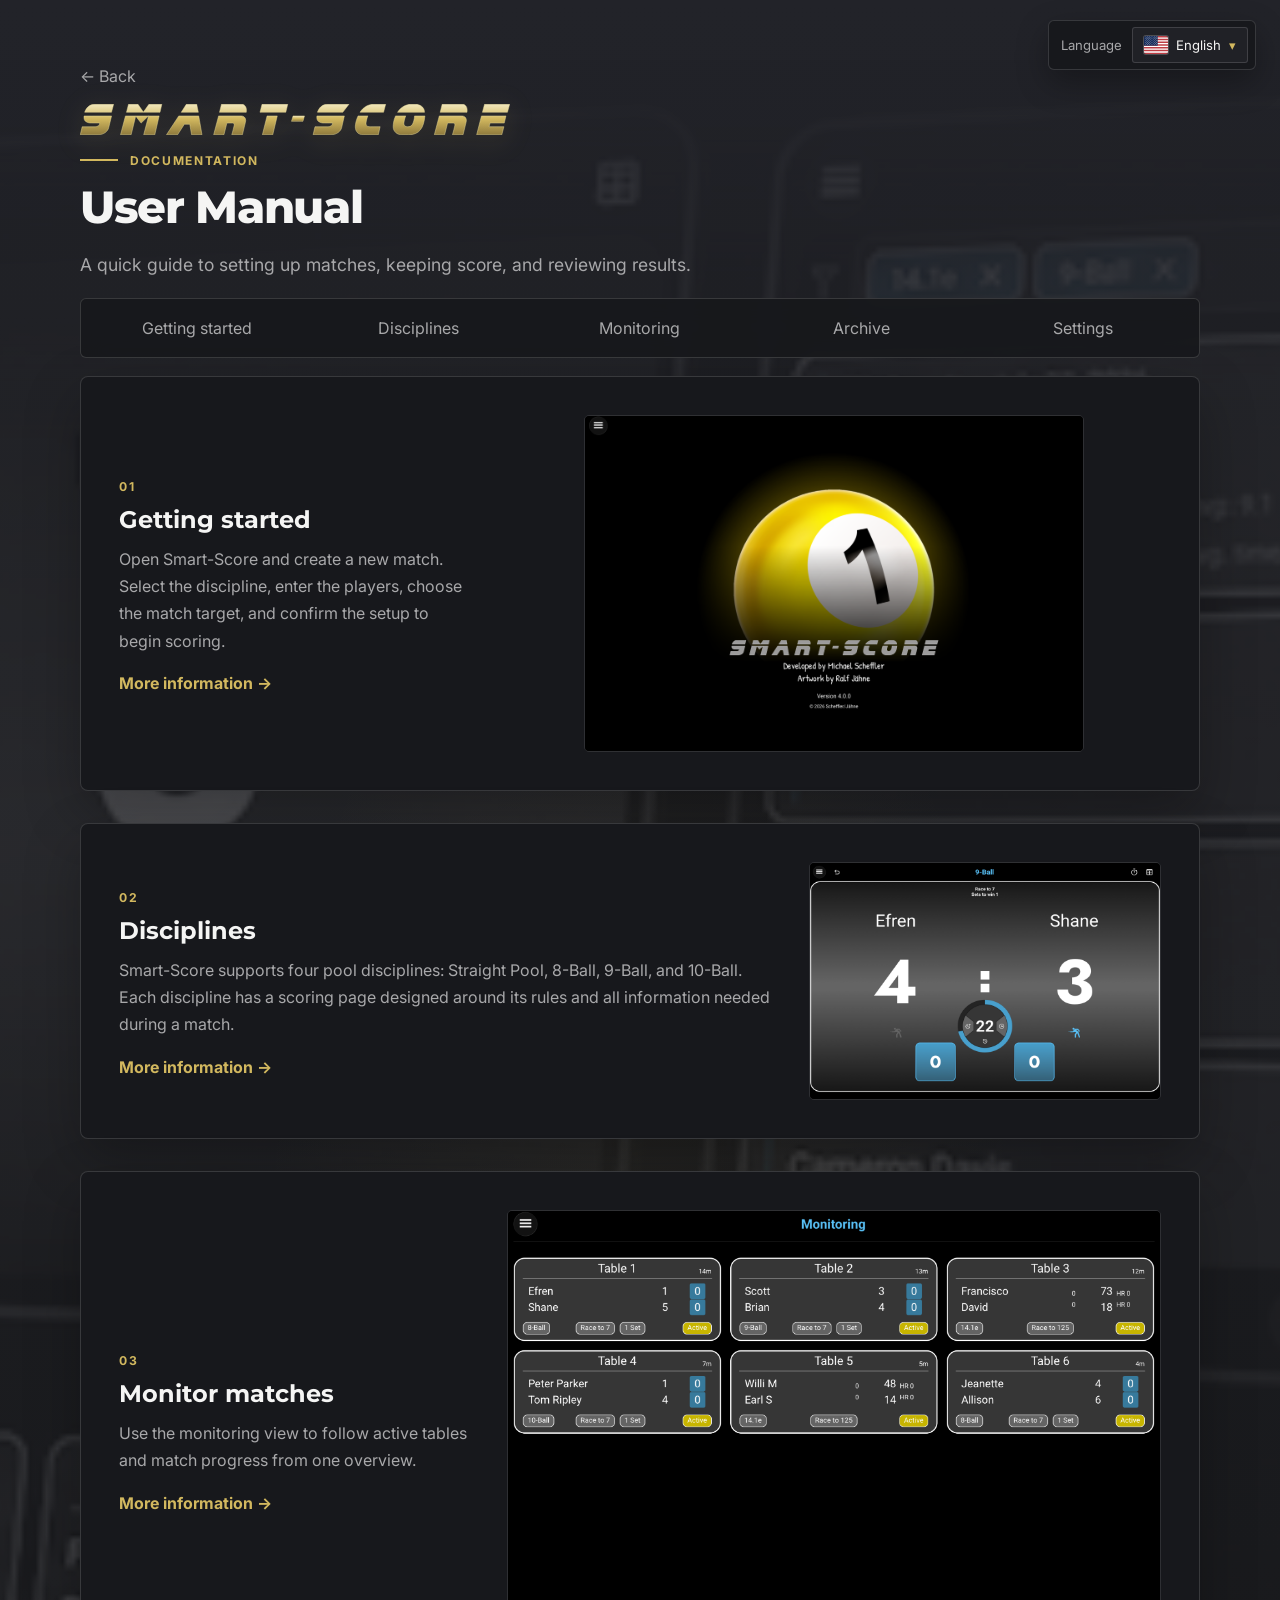
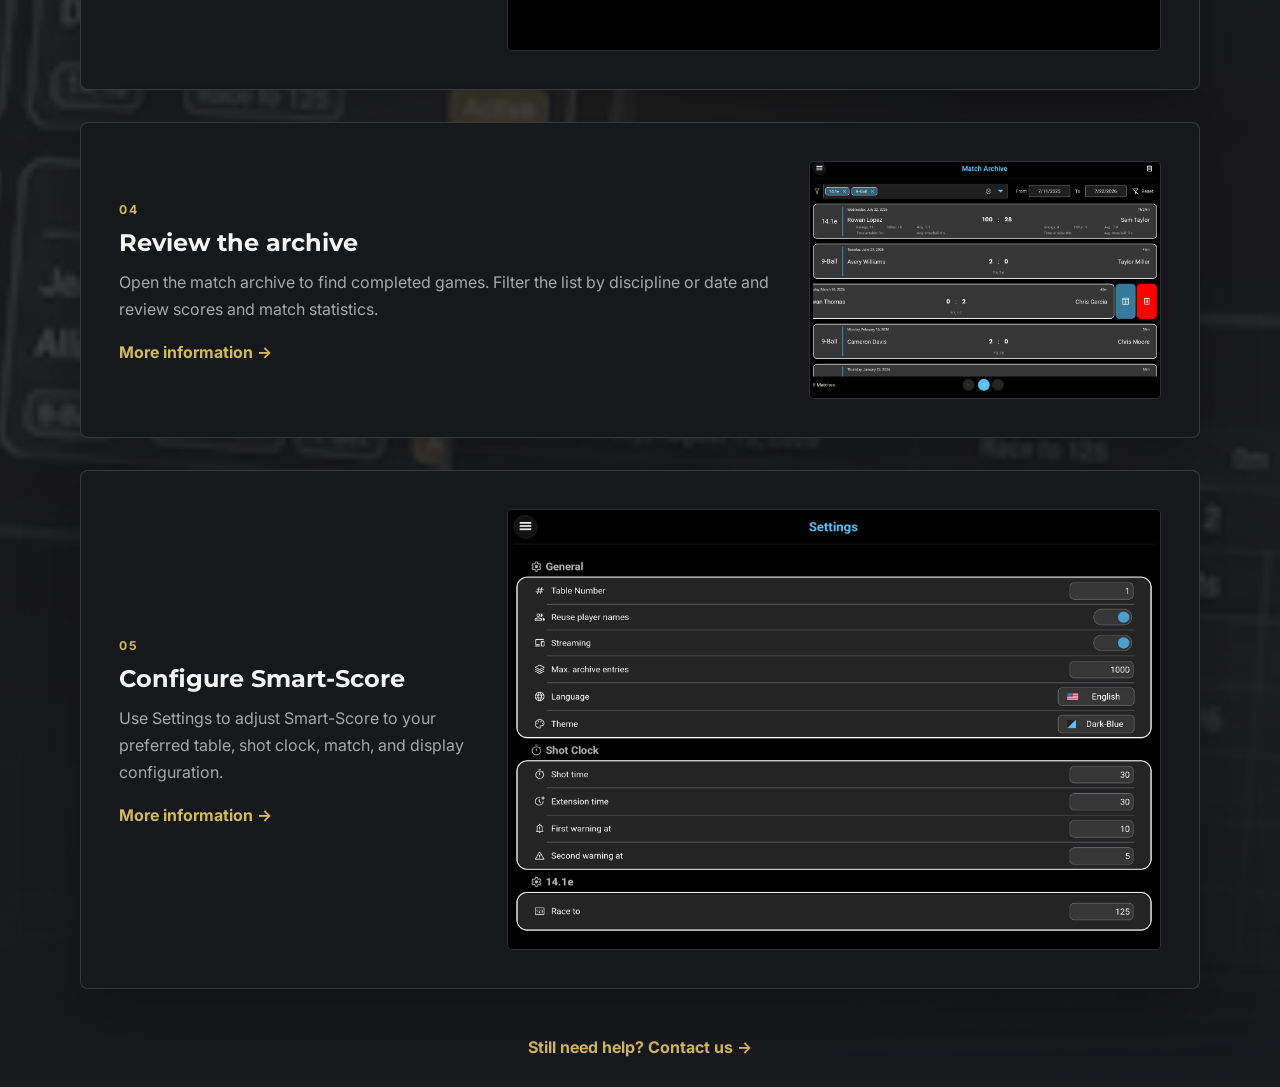
<file: manual.html>
<!doctype html><html lang="en"><head>
<meta charset="utf-8"><meta name="viewport" content="width=device-width,initial-scale=1">
<link rel="preconnect" href="https://fonts.googleapis.com"><link href="https://fonts.googleapis.com/css2?family=Inter:wght@400;600;700&family=Montserrat:wght@700;800&display=swap" rel="stylesheet">
<link rel="stylesheet" href="assets/css/main.css"><link rel="stylesheet" href="assets/css/manual.css?v=2"><link rel="stylesheet" href="assets/css/manual-layout.css?v=4">
<title>User Manual · Smart-Score</title></head><body>
<main class="manual-page"><div class="bg"></div><div class="rays"></div>
<div class="language-switcher"><span class="language-label" data-en="Language" data-de="Sprache">Language</span><details id="language"><summary aria-label="Select language"><span id="current-flag" class="flag flag-us" aria-hidden="true"></span><span id="current-language">English</span></summary><div class="language-menu"><button type="button" data-language="en"><span class="flag flag-us" aria-hidden="true"></span>English</button><button type="button" data-language="de"><span class="flag flag-de" aria-hidden="true"></span>Deutsch</button></div></details></div>
<div class="manual-shell"><header id="manual-top" class="manual-header"><a class="back-link" href="index.html" data-en="← Back" data-de="← Zurück">← Back</a><img class="manual-logo" src="assets/images/app_logo.svg" alt="Smart-Score"><p class="manual-eyebrow" data-en="DOCUMENTATION" data-de="DOKUMENTATION">DOCUMENTATION</p><h1 data-en="User Manual" data-de="Anleitung">User Manual</h1><p data-en="A quick guide to setting up matches, keeping score, and reviewing results." data-de="Eine Kurzanleitung zum Einrichten von Partien, Erfassen von Spielständen und Prüfen von Ergebnissen.">A quick guide to setting up matches, keeping score, and reviewing results.</p></header>
<nav class="manual-nav" aria-label="Manual sections"><a href="#getting-started" data-en="Getting started" data-de="Erste Schritte">Getting started</a><a href="#disciplines" data-en="Disciplines" data-de="Disziplinen">Disciplines</a><a href="#monitoring" data-en="Monitoring" data-de="Überwachung">Monitoring</a><a href="#archive" data-en="Archive" data-de="Archiv">Archive</a><a href="#settings" data-en="Settings" data-de="Einstellungen">Settings</a></nav>
<div class="manual-scroll"><article class="manual-content">
<section id="getting-started"><div><span class="step">01</span><h2 data-en="Getting started" data-de="Erste Schritte">Getting started</h2><p data-en="Open Smart-Score and create a new match. Select the discipline, enter the players, choose the match target, and confirm the setup to begin scoring." data-de="Öffne Smart-Score und erstelle eine neue Partie. Wähle die Disziplin, gib die Spieler ein, lege das Spielziel fest und bestätige die Einrichtung, um mit der Erfassung zu beginnen.">Open Smart-Score and create a new match. Select the discipline, enter the players, choose the match target, and confirm the setup to begin scoring.</p><a class="more-info" href="manual-getting-started.html" data-en="More information →" data-de="Weitere Informationen →">More information →</a></div><img src="assets/images/StartPage.png" alt="Smart-Score start page"></section>
<section id="disciplines"><div><span class="step">02</span><h2 data-en="Disciplines" data-de="Disziplinen">Disciplines</h2><p data-en="Smart-Score supports four pool disciplines: Straight Pool, 8-Ball, 9-Ball, and 10-Ball. Each discipline has a scoring page designed around its rules and all information needed during a match." data-de="Smart-Score unterstützt vier Poolbillard-Disziplinen: 14.1 endlos, 8-Ball, 9-Ball und 10-Ball. Jede Disziplin zeigt eine optimierte Spielstandserfassung, die auf die jeweiligen Regeln und alle während einer Partie benötigten Informationen optimiert ist.">Smart-Score supports four pool disciplines: Straight Pool, 8-Ball, 9-Ball, and 10-Ball. Each discipline has a scoring page designed around its rules and all information needed during a match.</p><a class="more-info" href="manual-disciplines.html" data-en="More information →" data-de="Weitere Informationen →">More information →</a></div><img src="assets/images/9BallShotClock.png" alt="9-ball scorekeeping screen with Shot Clock"></section>
<section id="monitoring"><div><span class="step">03</span><h2 data-en="Monitor matches" data-de="Partien überwachen">Monitor matches</h2><p data-en="Use the monitoring view to follow active tables and match progress from one overview." data-de="Nutze die Überwachungsansicht, um aktive Tische und den Fortschritt der Partien in einer Übersicht zu verfolgen.">Use the monitoring view to follow active tables and match progress from one overview.</p><a class="more-info" href="manual-monitoring.html" data-en="More information →" data-de="Weitere Informationen →">More information →</a></div><img src="assets/images/Monitoring.png" alt="Match monitoring screen"></section>
<section id="archive"><div><span class="step">04</span><h2 data-en="Review the archive" data-de="Archiv ansehen">Review the archive</h2><p data-en="Open the match archive to find completed games. Filter the list by discipline or date and review scores and match statistics." data-de="Öffne das Spielarchiv, um abgeschlossene Partien zu finden. Filtere die Liste nach Disziplin oder Datum und prüfe Ergebnisse und Spielstatistiken.">Open the match archive to find completed games. Filter the list by discipline or date and review scores and match statistics.</p><a class="more-info" href="manual-archive.html" data-en="More information →" data-de="Weitere Informationen →">More information →</a></div><img src="assets/images/Archive.png" alt="Smart-Score match archive"></section>
<section id="settings"><div><span class="step">05</span><h2 data-en="Configure Smart-Score" data-de="Smart-Score konfigurieren">Configure Smart-Score</h2><p data-en="Use Settings to adjust Smart-Score to your preferred table, shot clock, match, and display configuration." data-de="Passe Smart-Score in den Einstellungen an deine bevorzugte Tisch-, Shot-Clock-, Spiel- und Anzeigekonfiguration an.">Use Settings to adjust Smart-Score to your preferred table, shot clock, match, and display configuration.</p><a class="more-info" href="manual-settings.html" data-en="More information →" data-de="Weitere Informationen →">More information →</a></div><img src="assets/images/Settings.png" width="2388" height="1668" alt="Smart-Score settings screen including General, Shot Clock, and Straight Pool settings"></section>
</article><footer><a href="contact.html" data-en="Still need help? Contact us →" data-de="Noch Fragen? Kontaktiere uns →">Still need help? Contact us →</a></footer></div></div></main>
<script src="assets/js/manual.js"></script></body></html>
</file>
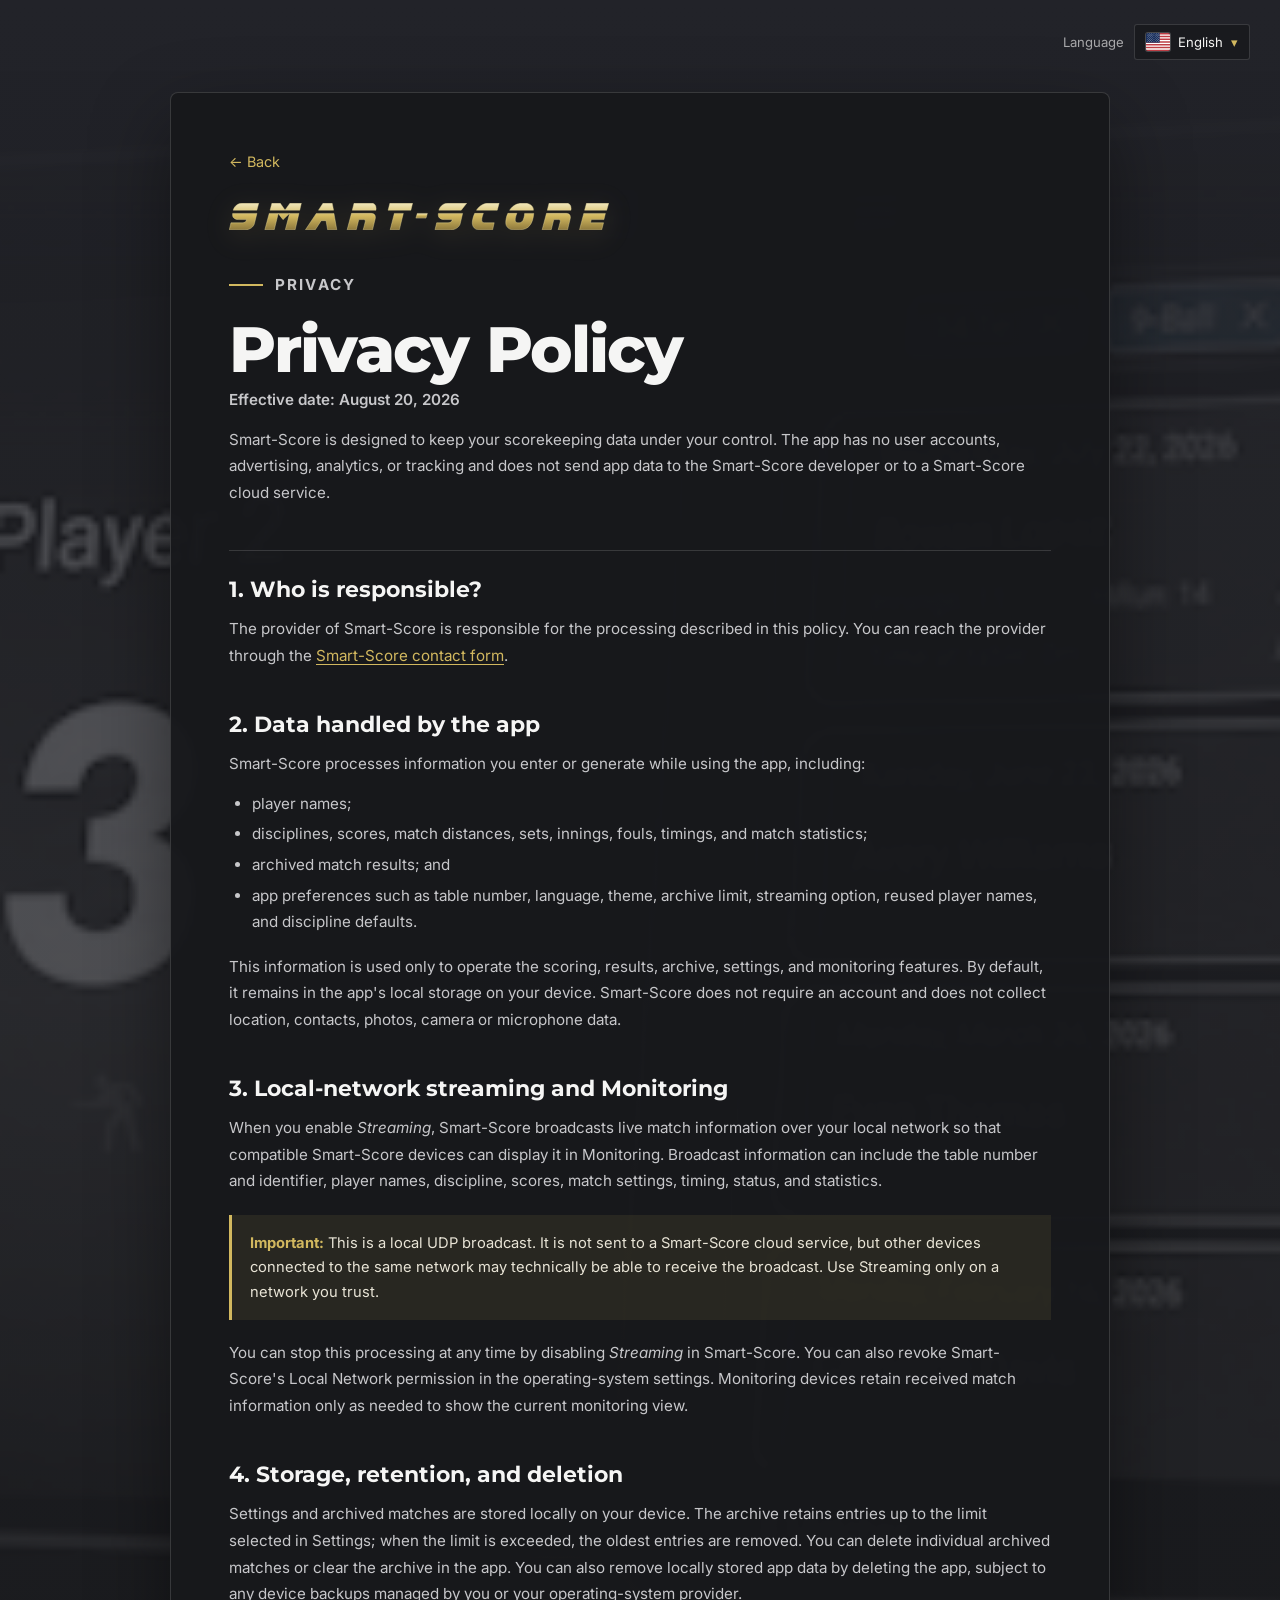
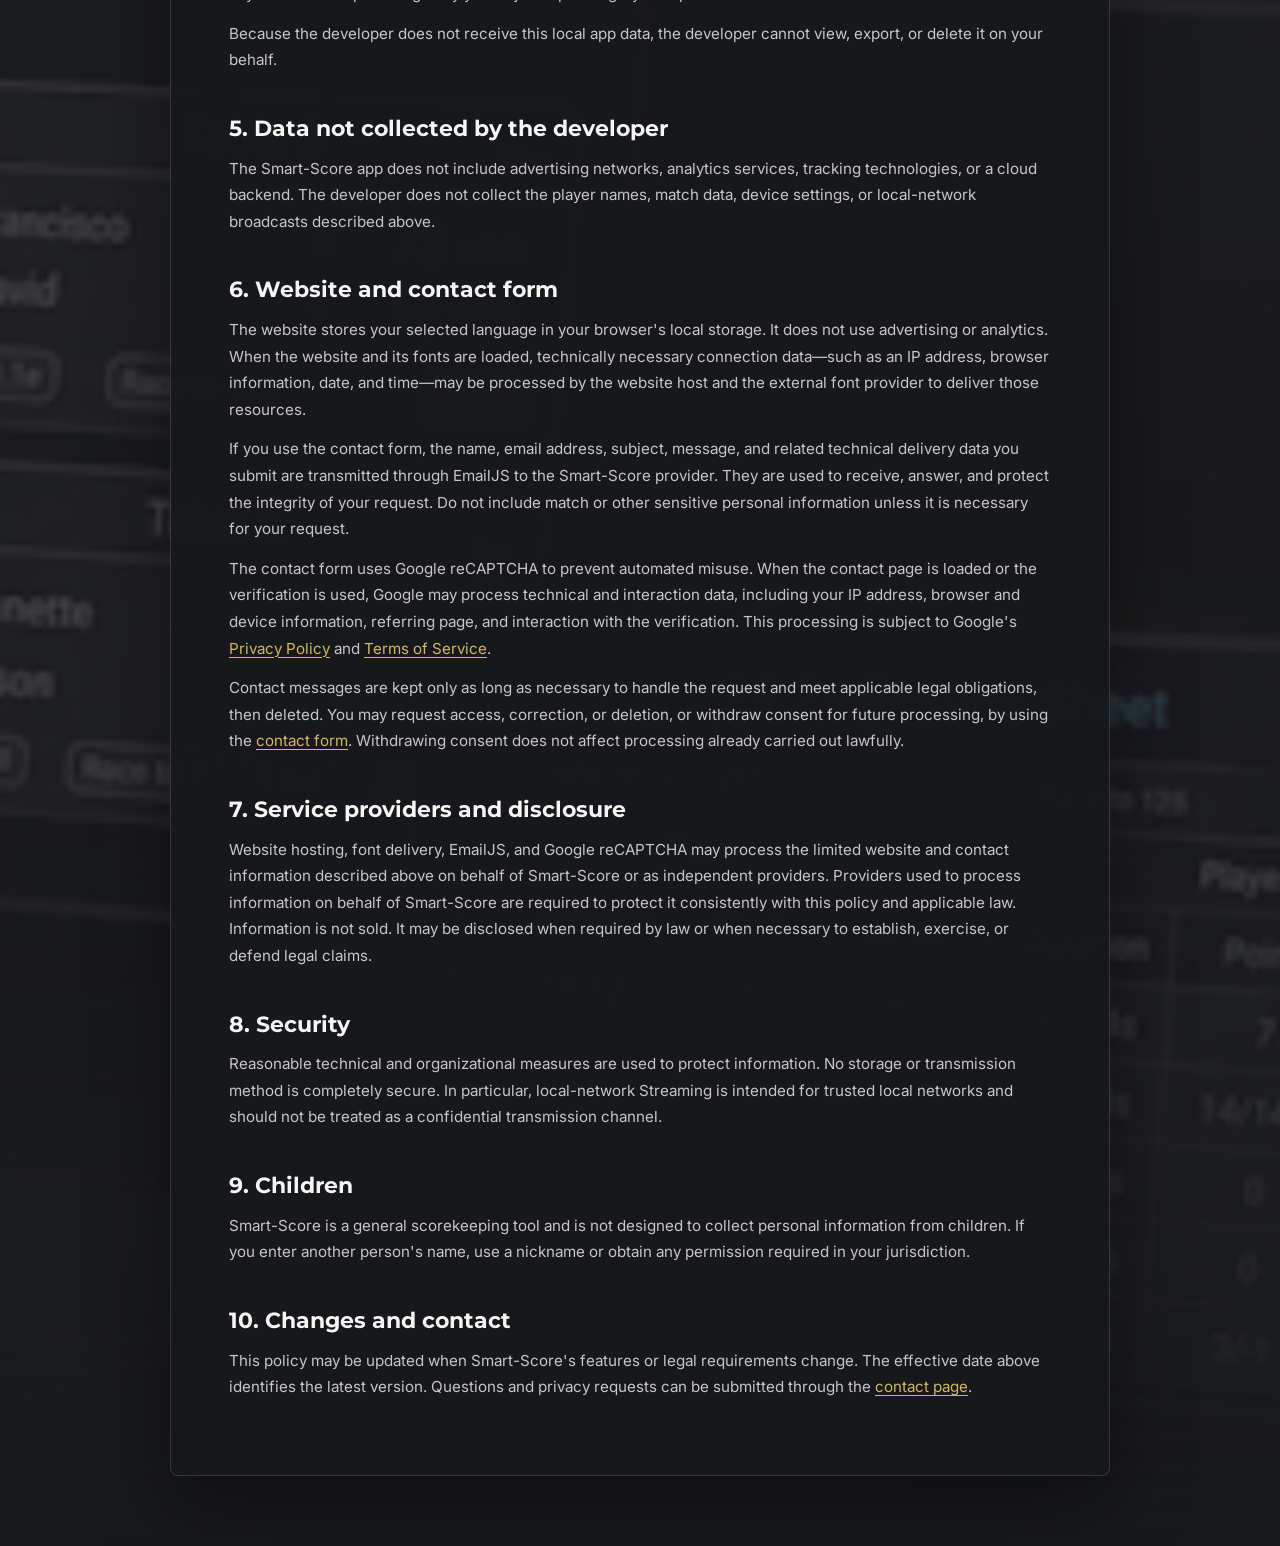
<file: privacy.html>
<!doctype html>
<html lang="en">
<head>
  <meta charset="utf-8">
  <meta name="viewport" content="width=device-width,initial-scale=1">
  <meta name="description" content="Privacy Policy for the Smart-Score app and website.">
  <link rel="preconnect" href="https://fonts.googleapis.com">
  <link href="https://fonts.googleapis.com/css2?family=Inter:wght@400;600;700&family=Montserrat:wght@700;800&display=swap" rel="stylesheet">
  <link rel="stylesheet" href="assets/css/main.css">
  <link rel="stylesheet" href="assets/css/privacy.css">
  <title>Privacy Policy · Smart-Score</title>
</head>
<body>
<main class="privacy-page">
  <div class="bg"></div><div class="rays"></div>
  <div class="language-switcher"><span class="language-label">Language</span><details id="language"><summary aria-label="Select language"><span id="current-flag" class="flag flag-us" aria-hidden="true"></span><span id="current-language">English</span></summary><div class="language-menu"><button type="button" data-language="en"><span class="flag flag-us" aria-hidden="true"></span>English</button><button type="button" data-language="de"><span class="flag flag-de" aria-hidden="true"></span>Deutsch</button></div></details></div>

  <article id="policy-en" class="policy" lang="en">
    <header class="policy-header">
      <a class="back-link" href="index.html">← Back</a>
      <img class="policy-logo" src="assets/images/app_logo.svg" alt="Smart-Score">
      <p class="eyebrow">PRIVACY</p>
      <h1>Privacy Policy</h1>
      <p class="effective">Effective date: August 20, 2026</p>
      <p>Smart-Score is designed to keep your scorekeeping data under your control. The app has no user accounts, advertising, analytics, or tracking and does not send app data to the Smart-Score developer or to a Smart-Score cloud service.</p>
    </header>

    <section>
      <h2>1. Who is responsible?</h2>
      <p>The provider of Smart-Score is responsible for the processing described in this policy. You can reach the provider through the <a href="contact.html">Smart-Score contact form</a>.</p>
    </section>

    <section>
      <h2>2. Data handled by the app</h2>
      <p>Smart-Score processes information you enter or generate while using the app, including:</p>
      <ul>
        <li>player names;</li>
        <li>disciplines, scores, match distances, sets, innings, fouls, timings, and match statistics;</li>
        <li>archived match results; and</li>
        <li>app preferences such as table number, language, theme, archive limit, streaming option, reused player names, and discipline defaults.</li>
      </ul>
      <p>This information is used only to operate the scoring, results, archive, settings, and monitoring features. By default, it remains in the app's local storage on your device. Smart-Score does not require an account and does not collect location, contacts, photos, camera or microphone data.</p>
    </section>

    <section>
      <h2>3. Local-network streaming and Monitoring</h2>
      <p>When you enable <em>Streaming</em>, Smart-Score broadcasts live match information over your local network so that compatible Smart-Score devices can display it in Monitoring. Broadcast information can include the table number and identifier, player names, discipline, scores, match settings, timing, status, and statistics.</p>
      <div class="notice"><strong>Important:</strong> This is a local UDP broadcast. It is not sent to a Smart-Score cloud service, but other devices connected to the same network may technically be able to receive the broadcast. Use Streaming only on a network you trust.</div>
      <p>You can stop this processing at any time by disabling <em>Streaming</em> in Smart-Score. You can also revoke Smart-Score's Local Network permission in the operating-system settings. Monitoring devices retain received match information only as needed to show the current monitoring view.</p>
    </section>

    <section>
      <h2>4. Storage, retention, and deletion</h2>
      <p>Settings and archived matches are stored locally on your device. The archive retains entries up to the limit selected in Settings; when the limit is exceeded, the oldest entries are removed. You can delete individual archived matches or clear the archive in the app. You can also remove locally stored app data by deleting the app, subject to any device backups managed by you or your operating-system provider.</p>
      <p>Because the developer does not receive this local app data, the developer cannot view, export, or delete it on your behalf.</p>
    </section>

    <section>
      <h2>5. Data not collected by the developer</h2>
      <p>The Smart-Score app does not include advertising networks, analytics services, tracking technologies, or a cloud backend. The developer does not collect the player names, match data, device settings, or local-network broadcasts described above.</p>
    </section>

    <section>
      <h2>6. Website and contact form</h2>
      <p>The website stores your selected language in your browser's local storage. It does not use advertising or analytics. When the website and its fonts are loaded, technically necessary connection data—such as an IP address, browser information, date, and time—may be processed by the website host and the external font provider to deliver those resources.</p>
      <p>If you use the contact form, the name, email address, subject, message, and related technical delivery data you submit are transmitted through EmailJS to the Smart-Score provider. They are used to receive, answer, and protect the integrity of your request. Do not include match or other sensitive personal information unless it is necessary for your request.</p>
      <p>The contact form uses Google reCAPTCHA to prevent automated misuse. When the contact page is loaded or the verification is used, Google may process technical and interaction data, including your IP address, browser and device information, referring page, and interaction with the verification. This processing is subject to Google's <a href="https://policies.google.com/privacy">Privacy Policy</a> and <a href="https://policies.google.com/terms">Terms of Service</a>.</p>
      <p>Contact messages are kept only as long as necessary to handle the request and meet applicable legal obligations, then deleted. You may request access, correction, or deletion, or withdraw consent for future processing, by using the <a href="contact.html">contact form</a>. Withdrawing consent does not affect processing already carried out lawfully.</p>
    </section>

    <section>
      <h2>7. Service providers and disclosure</h2>
      <p>Website hosting, font delivery, EmailJS, and Google reCAPTCHA may process the limited website and contact information described above on behalf of Smart-Score or as independent providers. Providers used to process information on behalf of Smart-Score are required to protect it consistently with this policy and applicable law. Information is not sold. It may be disclosed when required by law or when necessary to establish, exercise, or defend legal claims.</p>
    </section>

    <section>
      <h2>8. Security</h2>
      <p>Reasonable technical and organizational measures are used to protect information. No storage or transmission method is completely secure. In particular, local-network Streaming is intended for trusted local networks and should not be treated as a confidential transmission channel.</p>
    </section>

    <section>
      <h2>9. Children</h2>
      <p>Smart-Score is a general scorekeeping tool and is not designed to collect personal information from children. If you enter another person's name, use a nickname or obtain any permission required in your jurisdiction.</p>
    </section>

    <section>
      <h2>10. Changes and contact</h2>
      <p>This policy may be updated when Smart-Score's features or legal requirements change. The effective date above identifies the latest version. Questions and privacy requests can be submitted through the <a href="contact.html">contact page</a>.</p>
    </section>
  </article>

  <article id="policy-de" class="policy" lang="de" hidden>
    <header class="policy-header">
      <a class="back-link" href="index.html">← Zurück</a>
      <img class="policy-logo" src="assets/images/app_logo.svg" alt="Smart-Score">
      <p class="eyebrow">DATENSCHUTZ</p>
      <h1>Datenschutzerklärung</h1>
      <p class="effective">Stand: 20. August 2026</p>
      <p>Smart-Score wurde so entwickelt, dass deine Spielstandsdaten unter deiner Kontrolle bleiben. Die App verwendet keine Benutzerkonten, Werbung, Analyse- oder Trackingdienste und sendet keine App-Daten an den Smart-Score-Anbieter oder einen Smart-Score-Clouddienst.</p>
    </header>

    <section>
      <h2>1. Wer ist verantwortlich?</h2>
      <p>Der Anbieter von Smart-Score ist für die in dieser Erklärung beschriebene Verarbeitung verantwortlich. Du erreichst ihn über das <a href="contact.html">Smart-Score-Kontaktformular</a>.</p>
    </section>

    <section>
      <h2>2. Von der App verarbeitete Daten</h2>
      <p>Smart-Score verarbeitet Informationen, die du bei der Nutzung eingibst oder erzeugst. Dazu gehören:</p>
      <ul>
        <li>Spielernamen;</li>
        <li>Disziplinen, Spielstände, Ausspielziele, Sätze, Aufnahmen, Fouls, Zeiten und Matchstatistiken;</li>
        <li>archivierte Matchergebnisse; sowie</li>
        <li>App-Einstellungen wie Tischnummer, Sprache, Design, Archivlimit, Streaming-Option, Wiederverwendung von Spielernamen und Disziplin-Standardwerte.</li>
      </ul>
      <p>Diese Informationen werden ausschließlich für die Spielstandserfassung sowie die Ergebnis-, Archiv-, Einstellungs- und Monitoringfunktionen genutzt. Standardmäßig verbleiben sie im lokalen App-Speicher deines Geräts. Smart-Score erfordert kein Konto und erfasst keine Standort-, Kontakt-, Foto-, Kamera- oder Mikrofondaten.</p>
    </section>

    <section>
      <h2>3. Streaming im lokalen Netzwerk und Monitoring</h2>
      <p>Wenn du <em>Streaming</em> aktivierst, überträgt Smart-Score aktuelle Matchinformationen per Broadcast im lokalen Netzwerk, damit kompatible Smart-Score-Geräte sie im Monitoring anzeigen können. Die übertragenen Informationen können Tischnummer und Kennung, Spielernamen, Disziplin, Spielstände, Matcheinstellungen, Zeiten, Status und Statistiken umfassen.</p>
      <div class="notice"><strong>Wichtig:</strong> Dies ist ein lokaler UDP-Broadcast. Die Daten werden nicht an einen Smart-Score-Clouddienst gesendet, können technisch jedoch von anderen Geräten im selben Netzwerk empfangen werden. Verwende Streaming nur in einem Netzwerk, dem du vertraust.</div>
      <p>Du kannst diese Verarbeitung jederzeit beenden, indem du <em>Streaming</em> in Smart-Score deaktivierst. Zusätzlich kannst du der App die Berechtigung für das lokale Netzwerk in den Systemeinstellungen entziehen. Monitoring-Geräte halten empfangene Matchinformationen nur so lange vor, wie dies für die aktuelle Monitoringanzeige erforderlich ist.</p>
    </section>

    <section>
      <h2>4. Speicherung, Aufbewahrung und Löschung</h2>
      <p>Einstellungen und archivierte Matches werden lokal auf deinem Gerät gespeichert. Das Archiv behält Einträge bis zu dem in den Einstellungen gewählten Limit; wird es überschritten, werden die ältesten Einträge entfernt. Du kannst einzelne archivierte Matches löschen oder das gesamte Archiv in der App leeren. Lokale App-Daten kannst du außerdem durch Löschen der App entfernen; von dir oder deinem Betriebssystemanbieter verwaltete Gerätesicherungen bleiben hiervon gegebenenfalls unberührt.</p>
      <p>Da der Anbieter diese lokalen App-Daten nicht erhält, kann er sie weder einsehen noch für dich exportieren oder löschen.</p>
    </section>

    <section>
      <h2>5. Vom Anbieter nicht erhobene Daten</h2>
      <p>Die Smart-Score-App enthält keine Werbenetzwerke, Analysedienste, Trackingtechnologien oder Cloud-Anbindung. Der Anbieter erhebt weder die oben beschriebenen Spielernamen und Matchdaten noch Geräteeinstellungen oder lokale Netzwerkübertragungen.</p>
    </section>

    <section>
      <h2>6. Website und Kontaktformular</h2>
      <p>Die Website speichert die gewählte Sprache im lokalen Speicher deines Browsers. Sie verwendet weder Werbung noch Analyseverfahren. Beim Laden der Website und ihrer Schriftarten können technisch erforderliche Verbindungsdaten—beispielsweise IP-Adresse, Browserinformationen, Datum und Uhrzeit—durch den Webhosting- und den externen Schriftanbieter verarbeitet werden, um die Inhalte bereitzustellen.</p>
      <p>Wenn du das Kontaktformular verwendest, werden der von dir eingegebene Name, deine E-Mail-Adresse, Betreff, Nachricht und zugehörige technische Versanddaten über EmailJS an den Smart-Score-Anbieter übertragen. Sie werden verwendet, um deine Anfrage zu empfangen, zu beantworten und vor Missbrauch zu schützen. Bitte übermittle keine Match- oder anderen sensiblen personenbezogenen Daten, sofern sie für deine Anfrage nicht erforderlich sind.</p>
      <p>Das Kontaktformular verwendet Google reCAPTCHA, um automatisierten Missbrauch zu verhindern. Beim Laden der Kontaktseite oder bei Verwendung der Prüfung kann Google technische Daten und Interaktionsdaten verarbeiten, darunter IP-Adresse, Browser- und Geräteinformationen, verweisende Seite und Interaktionen mit der Prüfung. Für diese Verarbeitung gelten die <a href="https://policies.google.com/privacy">Datenschutzerklärung</a> und die <a href="https://policies.google.com/terms">Nutzungsbedingungen</a> von Google.</p>
      <p>Kontaktnachrichten werden nur so lange aufbewahrt, wie es für die Bearbeitung der Anfrage und die Erfüllung gesetzlicher Pflichten erforderlich ist, und anschließend gelöscht. Über das <a href="contact.html">Kontaktformular</a> kannst du Auskunft, Berichtigung oder Löschung verlangen beziehungsweise eine Einwilligung für die Zukunft widerrufen. Die Rechtmäßigkeit der bis zum Widerruf erfolgten Verarbeitung bleibt unberührt.</p>
    </section>

    <section>
      <h2>7. Dienstleister und Weitergabe</h2>
      <p>Webhosting, Schriftbereitstellung, EmailJS und Google reCAPTCHA können die oben beschriebenen begrenzten Website- und Kontaktdaten im Auftrag von Smart-Score oder als eigenständige Anbieter verarbeiten. Im Auftrag von Smart-Score eingesetzte Dienstleister müssen die Daten im Einklang mit dieser Erklärung und dem anwendbaren Recht schützen. Informationen werden nicht verkauft. Eine Offenlegung erfolgt nur, wenn sie gesetzlich vorgeschrieben oder zur Begründung, Ausübung oder Verteidigung von Rechtsansprüchen erforderlich ist.</p>
    </section>

    <section>
      <h2>8. Sicherheit</h2>
      <p>Zum Schutz der Informationen werden angemessene technische und organisatorische Maßnahmen eingesetzt. Keine Speicher- oder Übertragungsmethode ist vollständig sicher. Insbesondere ist das Streaming im lokalen Netzwerk für vertrauenswürdige lokale Netzwerke bestimmt und nicht als vertraulicher Übertragungskanal anzusehen.</p>
    </section>

    <section>
      <h2>9. Kinder</h2>
      <p>Smart-Score ist ein allgemeines Werkzeug zur Spielstandserfassung und nicht darauf ausgelegt, personenbezogene Daten von Kindern zu erheben. Wenn du den Namen einer anderen Person eingibst, verwende einen Spitznamen oder hole die in deinem Land erforderliche Erlaubnis ein.</p>
    </section>

    <section>
      <h2>10. Änderungen und Kontakt</h2>
      <p>Diese Erklärung kann aktualisiert werden, wenn sich die Funktionen von Smart-Score oder rechtliche Anforderungen ändern. Der oben genannte Stand kennzeichnet die aktuelle Version. Fragen und Datenschutzanfragen kannst du über die <a href="contact.html">Kontaktseite</a> senden.</p>
    </section>
  </article>
</main>
<script src="assets/js/privacy.js"></script>
</body>
</html>
</file>
<file: assets/css/main.css>
:root{color-scheme:dark;--page:#1d1e22;--surface:#17181c;--text:#f5f5f4;--muted:#a8a8aa;--line:rgba(255,255,255,.14);--accent:#d2b85f}
*{box-sizing:border-box}
body{margin:0;background:var(--page);color:var(--text);font-family:Inter,sans-serif}
.landing{min-height:100vh;display:flex;flex-direction:column;align-items:center;justify-content:flex-start;gap:24px;padding:clamp(72px,9vh,104px) 7% 64px;position:relative;overflow:hidden;text-align:center;isolation:isolate}
.bg{position:absolute;z-index:-3;inset:0;background:radial-gradient(ellipse at 50% 48%,rgba(210,184,95,.075),transparent 42%),linear-gradient(180deg,#222329 0%,var(--page) 58%,#18191d 100%)}
.bg:after{content:'';position:absolute;inset:0;background:url('../images/background.png') center/cover no-repeat;opacity:.22;filter:saturate(.55) contrast(.88);-webkit-mask-image:linear-gradient(to bottom,transparent 2%,#000 16%,#000 78%,transparent 100%);mask-image:linear-gradient(to bottom,transparent 2%,#000 16%,#000 78%,transparent 100%);pointer-events:none}
.rays{display:none}.ball{display:none}
.content,.device,.availability,.buttons,.privacy-link{position:relative;z-index:2}.content{width:min(900px,100%)}
.brand-logo{display:block;width:min(700px,90%);height:auto;margin:0 auto 24px;filter:drop-shadow(0 5px 14px rgba(210,184,95,.14));opacity:.96}
.brand-slogan{display:flex;align-items:center;justify-content:center;gap:14px;margin:0 0 13px;color:var(--accent);font:700 clamp(.78rem,1.5vw,.95rem)/1 Montserrat,sans-serif;letter-spacing:.16em;text-transform:uppercase}.brand-slogan:before,.brand-slogan:after{content:'';width:clamp(24px,4vw,42px);height:1px;background:linear-gradient(90deg,transparent,var(--accent))}.brand-slogan:after{background:linear-gradient(90deg,var(--accent),transparent)}
h1{margin:0;font:800 clamp(1.45rem,3.2vw,2.35rem)/1.18 Montserrat,sans-serif;letter-spacing:-.03em;color:var(--text)}
#caption{margin:13px 0 0;font-size:clamp(1rem,1.8vw,1.2rem);color:var(--muted)}
.device{width:min(640px,92%);margin-top:8px;padding:11px;background:linear-gradient(145deg,#32343a 0%,#17181d 42%,#090a0d 100%);border:2px solid rgba(255,255,255,.27);border-radius:14px;box-shadow:0 0 0 1px rgba(210,184,95,.22),0 38px 78px rgba(0,0,0,.58),0 10px 22px rgba(0,0,0,.44),inset 0 1px rgba(255,255,255,.16),inset 0 -1px rgba(0,0,0,.75)}
.device:before{content:'';position:absolute;inset:4px;border:1px solid rgba(255,255,255,.07);border-radius:9px;pointer-events:none}#screen{display:block;width:100%;border-radius:6px;box-shadow:0 0 0 1px rgba(0,0,0,.8);transition:opacity .4s}
.availability{display:flex;align-items:center;gap:14px;margin:-2px 0 -7px;font-size:.78rem;font-weight:700;letter-spacing:.11em;text-transform:uppercase;color:var(--accent)}.availability:before{content:'';width:42px;height:2px;background:var(--accent)}
.buttons{display:flex;align-items:center;justify-content:center;gap:12px}.buttons a{display:inline-flex;align-items:center;justify-content:center;height:50px;padding:0 24px;border-radius:4px;color:var(--text);text-decoration:none;cursor:pointer;transition:background .2s ease,border-color .2s ease,color .2s ease}
.primary{background:var(--accent)}.secondary{background:transparent;border:1px solid var(--line);font-weight:600}.secondary:hover{background:rgba(255,255,255,.06);border-color:rgba(255,255,255,.3)}
.buttons .store-link{width:50px;padding:8px;color:#242217;box-shadow:none}.store-link svg,.store-link img{width:34px;height:34px}.store-link:hover{background:#dfc873}
.buttons .google-play-link{background:var(--surface);border:1px solid var(--accent)}.buttons .google-play-link svg,.buttons .google-play-link img{width:30px;height:30px}.buttons .google-play-link:hover{background:#24252b;border-color:#dfc873}
.privacy-link{margin-top:-10px;color:var(--muted);font-size:.82rem;text-underline-offset:3px;transition:color .2s ease}.privacy-link:hover{color:var(--text)}
.language-switcher{position:absolute;z-index:4;top:24px;right:30px;display:flex;align-items:center;gap:10px;font-size:.82rem;color:var(--muted)}.language-switcher details{position:relative;color:var(--text)}
.language-switcher summary{display:flex;align-items:center;gap:8px;min-width:112px;padding:8px 11px;background:#191a1e;border:1px solid var(--line);border-radius:3px;cursor:pointer;list-style:none;transition:border-color .2s ease,background .2s ease}.language-switcher summary:hover{background:#222328;border-color:rgba(255,255,255,.24)}.language-switcher summary::-webkit-details-marker{display:none}.language-switcher summary:after{content:'\25BE';margin-left:auto;color:var(--accent)}
.language-menu{position:absolute;top:calc(100% + 7px);right:0;min-width:148px;padding:6px;background:#191a1e;border:1px solid var(--line);border-radius:3px;box-shadow:0 18px 45px rgba(0,0,0,.5)}.language-menu button{display:flex;align-items:center;gap:9px;width:100%;padding:9px 10px;color:var(--text);background:none;border:0;border-radius:2px;font:inherit;text-align:left;cursor:pointer}.language-menu button:hover,.language-menu button:focus{background:rgba(210,184,95,.14);outline:none}
.flag{display:inline-block;flex:0 0 auto;width:24px;height:18px;border-radius:2px;box-shadow:0 0 0 1px rgba(255,255,255,.2);background-position:center;background-repeat:no-repeat;background-size:cover}.flag-de{background-image:url('../images/flag-de.svg')}.flag-us{background-image:url('../images/flag-us.svg')}
@media(max-width:600px){.landing{gap:21px;padding:82px 5% 48px}.language-switcher{top:18px;right:18px}.language-label{position:absolute;width:1px;height:1px;overflow:hidden;clip:rect(0 0 0 0)}.brand-logo{width:94%;margin-bottom:19px}.device{width:100%;padding:8px;border-radius:10px}.device:before{inset:3px;border-radius:6px}.buttons{flex-wrap:wrap}.buttons a{min-width:120px}.buttons .store-link{min-width:50px}.availability{font-size:.7rem;letter-spacing:.08em}.availability:before{width:28px}}
</file>
<file: assets/css/manual.css>
html{scroll-behavior:smooth}.manual-page{min-height:100vh;position:relative;overflow:hidden;isolation:isolate;padding:80px 24px}.manual-page>.language-switcher{position:fixed;z-index:10;top:20px;right:24px;padding:6px 7px 6px 12px;background:rgba(23,24,28,.94);border:1px solid var(--line);border-radius:6px;box-shadow:0 12px 32px rgba(0,0,0,.3);backdrop-filter:blur(12px)}.manual-page>.language-switcher summary{background:#202126}.manual-shell{position:relative;z-index:2;width:min(1120px,100%);margin:auto}.manual-header{max-width:760px;margin-bottom:38px}.back-link{display:inline-block;margin-bottom:42px;color:var(--muted);text-decoration:none}.back-link:hover{color:var(--text)}.manual-logo{display:block;width:min(520px,90%);margin-bottom:36px;filter:drop-shadow(0 5px 14px rgba(210,184,95,.14))}.manual-eyebrow{display:flex;align-items:center;gap:12px;color:var(--accent);font-size:.75rem;font-weight:700;letter-spacing:.14em}.manual-eyebrow:before{content:'';width:38px;height:2px;background:var(--accent)}.manual-header h1{margin:10px 0;font-size:clamp(2.4rem,7vw,5rem);text-align:left}.manual-header>p:last-child{color:var(--muted);font-size:1.1rem;line-height:1.7}.manual-nav{position:sticky;z-index:3;top:12px;display:flex;gap:6px;margin-bottom:42px;padding:8px;background:rgba(23,24,28,.92);border:1px solid var(--line);border-radius:6px;backdrop-filter:blur(12px);overflow:auto}.manual-nav a{flex:1;padding:11px 14px;color:var(--muted);text-align:center;text-decoration:none;white-space:nowrap;border-radius:3px}.manual-nav a:hover{color:var(--text);background:rgba(210,184,95,.1)}.manual-content{display:grid;gap:32px}.manual-content section{scroll-margin-top:90px;display:grid;grid-template-columns:minmax(230px,.7fr) minmax(0,1.3fr);align-items:center;gap:36px;padding:clamp(22px,4vw,38px);background:#17181c;border:1px solid var(--line);border-radius:8px;box-shadow:0 22px 55px rgba(0,0,0,.26)}.manual-content section:nth-child(even){grid-template-columns:minmax(0,1.3fr) minmax(230px,.7fr)}.manual-content img{display:block;width:100%;height:auto;border:1px solid rgba(255,255,255,.1);border-radius:5px}.manual-content h2,.manual-content h3{margin:10px 0 12px;font-family:Montserrat,sans-serif}.manual-content p{margin:0;color:var(--muted);line-height:1.7}.step{color:var(--accent);font-size:.76rem;font-weight:700;letter-spacing:.14em}.manual-image-pair h3{font-size:1.5rem}footer{padding:48px 0 10px;text-align:center}footer a{color:var(--accent);font-weight:700;text-decoration:none}@media(max-width:720px){.manual-page{padding:84px 16px 44px}.manual-page>.language-switcher{top:14px;right:14px}.manual-page>.language-switcher .language-label{position:static;width:auto;height:auto;overflow:visible;clip:auto}.manual-content section,.manual-content section:nth-child(even){grid-template-columns:1fr;gap:24px}.manual-content section:nth-child(even) img{order:2}.manual-nav{margin-inline:-8px}.manual-logo{margin-bottom:28px}}
</file>
<file: assets/css/manual-details.css>
.details-page{min-height:100vh;position:relative;isolation:isolate;padding:80px 24px}.details-shell{position:relative;z-index:2;width:min(860px,100%);margin:auto}.details-page>.language-switcher{position:fixed;z-index:10;top:20px;right:24px}.details-shell h1{margin:14px 0 26px;font-size:clamp(1.7rem,3.2vw,2.5rem);text-align:left}.details-shell section{scroll-margin-top:28px;margin-bottom:24px;padding:clamp(24px,5vw,42px);background:#17181c;border:1px solid var(--line);border-radius:8px;box-shadow:0 20px 50px rgba(0,0,0,.25)}.details-shell h2{margin:0 0 18px;font:700 clamp(1.4rem,4vw,2rem) Montserrat,sans-serif}.details-shell p,.details-shell li{color:var(--muted);line-height:1.75}.details-shell ol{margin:0;padding-left:22px}.details-shell li+li{margin-top:10px}@media(max-width:600px){.details-page{padding:76px 16px 40px}.details-page>.language-switcher{top:14px;right:14px}.details-page>.language-switcher .language-label{position:absolute;width:1px;height:1px;overflow:hidden;clip:rect(0 0 0 0)}.details-shell h1{margin:14px 0 24px;font-size:1.65rem}.details-shell section>p{font-size:.88rem;line-height:1.6}}@media(max-width:900px) and (max-height:500px){.details-shell h1{margin:10px 0 20px;font-size:1.5rem}.details-shell section>p{font-size:.86rem;line-height:1.55;-webkit-text-size-adjust:100%;text-size-adjust:100%}.details-shell article p,.details-shell aside p{font-size:.86rem;line-height:1.5;-webkit-text-size-adjust:100%;text-size-adjust:100%}.details-shell article h3,.details-shell aside h3{font-size:.92rem;line-height:1.35;-webkit-text-size-adjust:100%;text-size-adjust:100%}}
</file>
<file: assets/css/archive.css>
.archive-shell{width:min(1120px,100%)}
.archive-intro{max-width:850px;margin-bottom:34px}.archive-intro h1{margin:10px 0 18px}.archive-intro>p:last-child{color:var(--muted);font-size:1.05rem;line-height:1.75}.archive-shell .archive-eyebrow,.archive-shell .archive-heading p{color:var(--accent);font-size:.74rem;font-weight:700;letter-spacing:.14em}.archive-eyebrow{display:flex;align-items:center;gap:12px;margin:0}.archive-eyebrow:before{content:'';width:38px;height:2px;background:var(--accent)}
.archive-section{margin-bottom:32px;padding:clamp(24px,4vw,42px);background:#17181c;border:1px solid var(--line);border-radius:8px;box-shadow:0 20px 50px rgba(0,0,0,.25)}.archive-heading{display:flex;align-items:flex-start;gap:18px;margin-bottom:16px}.archive-heading>span{flex:0 0 auto;padding-top:7px;color:var(--accent);font-size:.78rem;font-weight:700;letter-spacing:.14em}.archive-heading p{margin:0 0 7px}.archive-section h2{margin:0;font:700 clamp(1.55rem,4vw,2.35rem) Montserrat,sans-serif}.archive-section>p{max-width:920px;margin:0 0 26px;color:var(--muted);line-height:1.75}
.archive-figure{margin:28px 0 22px}.archive-image-stage{position:relative}.archive-figure img{display:block;width:100%;height:auto;border:1px solid rgba(255,255,255,.13);border-radius:6px;box-shadow:0 22px 48px rgba(0,0,0,.35)}.archive-marker{position:absolute;display:grid;place-items:center;width:31px;height:31px;color:#242217;background:var(--accent);border:3px solid #17181c;border-radius:50%;box-shadow:0 0 0 5px rgba(210,184,95,.18),0 4px 14px rgba(0,0,0,.58);font-size:.78rem;font-weight:800;transform:translate(-50%,-50%)}.marker-discipline{left:29%;top:12.5%}.marker-dates{left:75%;top:12.5%}.marker-reset{left:98%;top:12.5%}.marker-entry{left:52%;top:26%}.marker-actions{left:93%;top:59%}.marker-pages{left:25%;top:96%}.marker-clear{left:94%;top:2.8%}
.archive-feature-grid,.archive-card-grid,.archive-action-grid{display:grid;grid-template-columns:repeat(2,1fr);gap:14px}.archive-feature-grid article,.archive-card-grid article,.archive-action-grid article{display:flex;align-items:flex-start;gap:14px;padding:18px;background:#111216;border:1px solid var(--line);border-left:3px solid rgba(210,184,95,.82);border-radius:4px}.archive-feature-grid article>span,.archive-card-grid article>span,.archive-action-grid article>span{flex:0 0 auto;display:grid;place-items:center;width:25px;height:25px;color:#242217;background:var(--accent);border-radius:50%;font-size:.7rem;font-weight:800}.archive-feature-grid article>div,.archive-card-grid article>div,.archive-action-grid article>div{min-width:0}.archive-feature-grid h3,.archive-card-grid h3,.archive-action-grid h3{margin:0 0 7px;font:700 1rem Montserrat,sans-serif}.archive-feature-grid p,.archive-card-grid p,.archive-action-grid p{margin:0;color:var(--muted);font-size:.91rem;line-height:1.65}.archive-feature-grid em,.archive-action-grid em{color:var(--text);font-weight:700}.archive-feature-grid article:last-child{grid-column:1/-1}
.archive-card-grid{grid-template-columns:repeat(2,1fr)}.archive-card-grid .common-card{grid-column:1/-1}.archive-hint{margin:0 0 18px;padding:16px 18px;background:rgba(210,184,95,.08);border:1px solid rgba(210,184,95,.38);border-left:4px solid var(--accent);border-radius:5px}.archive-hint strong{display:block;margin-bottom:7px;color:var(--accent);font:700 .84rem Montserrat,sans-serif;text-transform:uppercase;letter-spacing:.08em}.archive-hint p{margin:0;color:var(--muted);font-size:.91rem;line-height:1.65}.archive-action-grid{grid-template-columns:repeat(2,1fr)}.archive-action-grid .sheet-action{background:linear-gradient(90deg,rgba(73,184,238,.14),#111216 42%);border-left-color:#49b8ee}.archive-action-grid .sheet-action>span{color:#071b24;background:#49b8ee}.archive-action-grid .delete-action{background:linear-gradient(90deg,rgba(255,0,0,.14),#111216 42%);border-left-color:#f00}.archive-action-grid .delete-action>span{color:#fff;background:#f00}
@media(max-width:800px){.archive-feature-grid,.archive-card-grid,.archive-action-grid{grid-template-columns:1fr}.archive-feature-grid article:last-child,.archive-card-grid .common-card{grid-column:auto}}
@media(max-width:600px){.archive-section{padding:22px 16px}.archive-heading{gap:11px}.archive-marker{width:25px;height:25px;border-width:2px}.archive-figure{margin-inline:-10px}.archive-feature-grid article,.archive-card-grid article,.archive-action-grid article{padding:16px 13px}}
@media(max-width:480px),(max-width:900px) and (max-height:500px) and (pointer:coarse){.archive-marker{width:17px;height:17px;border-width:1px;box-shadow:0 0 0 2px rgba(210,184,95,.18),0 2px 7px rgba(0,0,0,.58);font-size:.53rem}}
</file>
<file: assets/css/disciplines.css>
.disciplines-shell{width:min(1120px,100%)}
.disciplines-intro{max-width:820px;margin-bottom:34px}.disciplines-intro h1{margin:10px 0 18px}.disciplines-intro>p:last-child{color:var(--muted);font-size:1.05rem;line-height:1.75}
.disciplines-shell .detail-eyebrow,.disciplines-shell .section-kicker{color:var(--accent);font-size:.74rem;font-weight:700;letter-spacing:.14em}.detail-eyebrow{display:flex;align-items:center;gap:12px;margin:0}.detail-eyebrow:before{content:'';width:38px;height:2px;background:var(--accent)}
.discipline-section{margin-bottom:32px;padding:clamp(24px,4vw,42px);background:#17181c;border:1px solid var(--line);border-radius:8px;box-shadow:0 20px 50px rgba(0,0,0,.25)}
.section-heading{display:flex;align-items:flex-start;gap:18px;margin-bottom:16px}.section-number{flex:0 0 auto;color:var(--accent);font-size:.78rem;font-weight:700;letter-spacing:.14em;padding-top:7px}.section-kicker{margin:0 0 7px}.discipline-section h2{margin:0;font:700 clamp(1.55rem,4vw,2.35rem) Montserrat,sans-serif}.discipline-section>p{max-width:900px;margin:0 0 26px;color:var(--muted);line-height:1.75}
.annotated-figure{margin:28px 0 0}.image-stage{position:relative}.annotated-figure img{display:block;width:100%;height:auto;border:1px solid rgba(255,255,255,.13);border-radius:6px;box-shadow:0 22px 48px rgba(0,0,0,.35)}
.control-marker{position:absolute;display:grid;place-items:center;width:31px;height:31px;color:#242217;background:var(--accent);border:3px solid #17181c;border-radius:50%;box-shadow:0 4px 14px rgba(0,0,0,.55);font-size:.78rem;font-weight:800;transform:translate(-50%,-50%)}.marker-undo{left:7.7%;top:55%}.marker-shot-clock{left:92.7%;top:55%}.marker-results{left:97%;top:55%}
.control-legend{display:grid;grid-template-columns:1fr 1fr;gap:16px;margin-top:18px}.general-controls-legend{grid-template-columns:repeat(3,1fr)}.control-legend.straight-legend{grid-template-columns:repeat(2,1fr)}.control-legend>div{display:flex;align-items:flex-start;gap:12px;padding:17px;background:#111216;border:1px solid var(--line);border-left:3px solid rgba(210,184,95,.82);border-radius:5px}.legend-copy{min-width:0}.legend-number{flex:0 0 auto;display:grid;place-items:center;width:26px;height:26px;color:#242217;background:var(--accent);border-radius:50%;font-size:.72rem;font-weight:800}.control-legend p{margin:1px 0 0;color:var(--muted);font-size:.92rem;line-height:1.6}.control-legend strong{color:var(--text)}.control-dialog-image{display:block;width:100%;max-width:430px;height:auto;margin-top:15px;border:1px solid rgba(255,255,255,.14);border-radius:5px;box-shadow:0 12px 26px rgba(0,0,0,.32)}
.active-player-note{display:flex;align-items:center;gap:16px;margin:0 0 28px;padding:17px 19px;background:rgba(210,184,95,.08);border:1px solid rgba(210,184,95,.38);border-left:4px solid var(--accent);border-radius:5px}.active-player-note img{flex:0 0 auto;width:52px;height:auto}.active-player-note p{margin:0;color:var(--muted);line-height:1.65}.active-player-note strong{color:var(--accent)}
.active-player-note p>strong,.shot-clock-note>strong{display:block;margin-bottom:7px}
.shot-clock-note{margin:0 0 28px;padding:17px 19px;background:rgba(210,184,95,.08);border:1px solid rgba(210,184,95,.38);border-left:4px solid var(--accent);border-radius:5px}.shot-clock-note.control-availability-note{margin-top:18px}.shot-clock-note p{margin:0;color:var(--muted);line-height:1.65}.shot-clock-note strong{color:var(--accent)}.shot-clock-states{display:grid;grid-template-columns:repeat(3,minmax(0,1fr));gap:14px;margin:0 0 28px}.shot-clock-state{margin:0;padding:18px;background:#111216;border:1px solid var(--line);border-top:3px solid #49b8ee;border-radius:6px}.shot-clock-state.state-first-warning{border-top-color:#ff9f0a}.shot-clock-state.state-second-warning{border-top-color:#f22}.shot-clock-image-stage{position:relative;width:min(240px,100%);margin:0 auto 18px}.shot-clock-state>img{display:block;width:min(240px,100%);height:auto;margin:0 auto 18px;border:0;border-radius:6px}.shot-clock-image-stage img{display:block;width:100%;height:auto;border:0;border-radius:6px}.shot-clock-tap-marker{position:absolute;display:grid;place-items:center;width:28px;height:28px;color:#242217;background:var(--accent);border:3px solid #111216;border-radius:50%;box-shadow:0 4px 12px rgba(0,0,0,.65);font-size:.72rem;font-weight:800;transform:translate(-50%,-50%)}.marker-clock-start{left:89%;top:50%}.marker-clock-restart{left:50%;top:21%}.marker-clock-extension{left:11%;top:50%}.shot-clock-state figcaption>span{display:block;margin-bottom:7px;color:#49b8ee;font-size:.7rem;font-weight:800;letter-spacing:.13em}.shot-clock-state.state-first-warning figcaption>span{color:#ff9f0a}.shot-clock-state.state-second-warning figcaption>span{color:#f44}.shot-clock-state h3{margin:0 0 7px;font:700 1rem Montserrat,sans-serif}.shot-clock-state p{margin:0;color:var(--muted);font-size:.88rem;line-height:1.6}.instruction-grid.shot-clock-instructions{grid-template-columns:repeat(3,1fr)}.instruction-grid.shot-clock-instructions article>span{display:grid;place-items:center;width:25px;height:25px;color:#242217;background:var(--accent);border-radius:50%;font-size:.7rem}
.score-figure{margin-bottom:28px}.straight-marker{box-shadow:0 0 0 5px rgba(210,184,95,.17),0 4px 14px rgba(0,0,0,.55)}.marker-race{left:56.5%;top:10%}.marker-name-one{left:32%;top:24%}.marker-name-two{left:86.5%;top:24%}.marker-swap{left:53%;top:23.5%}.marker-active-player{left:28%;top:14%}.action-marker{width:27px;height:27px;color:#24100a;background:#ef8f72;border-color:#311811;box-shadow:0 0 0 5px rgba(239,143,114,.2),0 4px 14px rgba(0,0,0,.58)}.marker-break-foul{left:15.5%;top:80.5%}.marker-foul{left:27%;top:80.5%}.marker-full-rack{left:38.5%;top:80.5%}.marker-remaining{left:50%;top:80.5%}.marker-new-rack{left:61.5%;top:80.5%}.marker-safe-miss{left:73%;top:80.5%}.active-player-key{display:flex;align-items:center;gap:12px;margin-bottom:8px}.active-player-key img{width:43px;height:auto;border:0;border-radius:0;box-shadow:none}.xball-setting-marker{box-shadow:0 0 0 5px rgba(210,184,95,.17),0 4px 14px rgba(0,0,0,.55)}.marker-xball-distance{left:57%;top:12%}.marker-xball-name-one{left:32%;top:27%}.marker-xball-name-two{left:86%;top:27%}.marker-xball-up-one,.marker-xball-down-one{left:31%}.marker-xball-up-two,.marker-xball-down-two{left:82%}.marker-xball-up-one,.marker-xball-up-two{top:46%;animation:score-swipe-up 4s ease-in-out infinite}.marker-xball-down-one,.marker-xball-down-two{top:53%;animation:score-swipe-down 4s ease-in-out infinite}.marker-xball-up-one:after,.marker-xball-up-two:after,.marker-xball-down-one:after,.marker-xball-down-two:after{content:'';position:absolute;top:50%;left:calc(100% + 7px);width:32px;height:32px;background:#ef8f72;-webkit-mask:url('../images/Swipe_Hand.png') center/contain no-repeat;mask:url('../images/Swipe_Hand.png') center/contain no-repeat}.marker-xball-up-one:after,.marker-xball-up-two:after{animation:swipe-up-hand 4s ease-in-out infinite}.marker-xball-down-one:after,.marker-xball-down-two:after{animation:swipe-down-hand 4s ease-in-out infinite}.marker-xball-break-one{left:24%;top:70%}.marker-xball-break-two{left:76%;top:70%}.marker-xball-set-one{left:43%;top:78%}.marker-xball-set-two{left:57%;top:78%}.xball-settings-legend{margin-bottom:28px}.player-names-image{max-width:367px}
.discipline-section>.action-marker-key{display:flex;align-items:center;gap:11px;margin:0 0 14px;color:var(--muted);font-size:.86rem;line-height:1.5}.action-marker-key>span:first-child{flex:0 0 auto;padding:5px 8px;color:#24100a;background:#ef8f72;border-radius:12px;font-size:.7rem;font-weight:800}.instruction-grid{display:grid;grid-template-columns:1fr 1fr;gap:14px}.instruction-grid article{display:flex;align-items:flex-start;gap:14px;padding:18px;background:#111216;border-left:3px solid rgba(210,184,95,.72);border-radius:4px}.instruction-grid article>span{flex:0 0 auto;color:var(--accent);font-size:.75rem;font-weight:800}.instruction-grid article>div{min-width:0;width:100%}.straight-instructions article,.xball-instructions article{border-left-color:rgba(239,143,114,.82)}.straight-instructions article>span,.xball-instructions article>span{display:grid;place-items:center;width:25px;height:25px;color:#24100a;background:#ef8f72;border-radius:50%;font-size:.7rem}.instruction-grid h3{margin:0 0 7px;font:700 1rem Montserrat,sans-serif}.instruction-grid p{margin:0;color:var(--muted);font-size:.91rem;line-height:1.65}.instruction-card-image{display:block;width:100%;height:auto;margin-top:16px;border:1px solid rgba(255,255,255,.14);border-radius:5px;box-shadow:0 12px 26px rgba(0,0,0,.32)}.remaining-balls-image{max-width:422px}.finish-inning-image{max-width:662px}
.result-sheet-feature{grid-template-columns:1fr;margin:0 0 24px}.result-sheet-feature .result-sheet-card{grid-column:1/-1;border-left-color:rgba(210,184,95,.82)}.result-sheet-feature .result-sheet-card>span{display:grid;place-items:center;width:25px;height:25px;color:#242217;background:var(--accent);border-radius:50%;font-size:.7rem}.result-sheet-image{max-width:100%}.straight-result-sheet-image{width:min(820px,100%)}
.finish-figure{max-width:820px;margin:28px auto}.finish-flow{grid-template-columns:repeat(3,1fr)}.finish-flow em{color:var(--text);font-weight:700}
.marker-straight-results{left:93.5%;top:2.7%}.marker-xball-results{left:93.5%;top:3%}.marker-xball-break-one{left:20.5%;top:71.5%}.marker-xball-set-one{left:50%;top:84%}
@keyframes score-swipe-up{0%,10%,38%,100%{transform:translate(-50%,-50%)}23%{transform:translate(-50%,calc(-50% - 15px))}}
.marker-xball-up-one:after,.marker-xball-up-two:after,.marker-xball-down-one:after,.marker-xball-down-two:after{z-index:1;display:block}
.marker-xball-up-one:after,.marker-xball-up-two:after,.marker-xball-down-one:after,.marker-xball-down-two:after{background:transparent url('../images/Swipe_Hand.png') center/contain no-repeat;-webkit-mask:none;mask:none;filter:brightness(0) saturate(100%) invert(69%) sepia(44%) saturate(621%) hue-rotate(325deg) brightness(100%) contrast(88%)}
.marker-xball-results{left:96.7%;top:8.3%}
.marker-xball-up-one,.marker-xball-up-two{-webkit-animation:score-swipe-up 4s ease-in-out infinite}.marker-xball-down-one,.marker-xball-down-two{-webkit-animation:score-swipe-down 4s ease-in-out infinite}.marker-xball-up-one:after,.marker-xball-up-two:after{-webkit-animation:swipe-up-hand 4s ease-in-out infinite}.marker-xball-down-one:after,.marker-xball-down-two:after{-webkit-animation:swipe-down-hand 4s ease-in-out infinite}.marker-xball-up-one:after,.marker-xball-up-two:after,.marker-xball-down-one:after,.marker-xball-down-two:after{-webkit-filter:brightness(0) saturate(100%) invert(69%) sepia(44%) saturate(621%) hue-rotate(325deg) brightness(100%) contrast(88%)}
@keyframes score-swipe-down{0%,48%,82%,100%{transform:translate(-50%,-50%)}66%{transform:translate(-50%,calc(-50% + 15px))}}
@keyframes swipe-up-hand{0%,10%,38%,100%{opacity:.35;transform:translateY(calc(-50% + 6px))}23%{opacity:1;transform:translateY(calc(-50% - 9px))}}
@keyframes swipe-down-hand{0%,48%,82%,100%{opacity:.35;transform:translateY(calc(-50% - 6px))}66%{opacity:1;transform:translateY(calc(-50% + 9px))}}
@-webkit-keyframes score-swipe-up{0%,10%,38%,100%{-webkit-transform:translate(-50%,-50%);transform:translate(-50%,-50%)}23%{-webkit-transform:translate(-50%,calc(-50% - 15px));transform:translate(-50%,calc(-50% - 15px))}}@-webkit-keyframes score-swipe-down{0%,48%,82%,100%{-webkit-transform:translate(-50%,-50%);transform:translate(-50%,-50%)}66%{-webkit-transform:translate(-50%,calc(-50% + 15px));transform:translate(-50%,calc(-50% + 15px))}}@-webkit-keyframes swipe-up-hand{0%,10%,38%,100%{opacity:.35;-webkit-transform:translateY(calc(-50% + 6px));transform:translateY(calc(-50% + 6px))}23%{opacity:1;-webkit-transform:translateY(calc(-50% - 9px));transform:translateY(calc(-50% - 9px))}}@-webkit-keyframes swipe-down-hand{0%,48%,82%,100%{opacity:.35;-webkit-transform:translateY(calc(-50% - 6px));transform:translateY(calc(-50% - 6px))}66%{opacity:1;-webkit-transform:translateY(calc(-50% + 9px));transform:translateY(calc(-50% + 9px))}}
@media(prefers-reduced-motion:reduce){.marker-xball-up-one,.marker-xball-up-two,.marker-xball-down-one,.marker-xball-down-two,.marker-xball-up-one:after,.marker-xball-up-two:after,.marker-xball-down-one:after,.marker-xball-down-two:after{-webkit-animation:none;animation:none}}
@media(max-width:720px){.discipline-section{padding:22px 16px}.section-heading{gap:11px}.control-legend,.control-legend.straight-legend,.instruction-grid,.instruction-grid.shot-clock-instructions,.shot-clock-states{grid-template-columns:1fr}.control-marker{width:25px;height:25px;border-width:2px}.shot-clock-state>img,.shot-clock-image-stage{width:min(220px,72%)}.shot-clock-image-stage img{width:100%}}
@media(max-width:480px),(max-width:900px) and (max-height:500px) and (pointer:coarse){.control-marker{width:17px;height:17px;border-width:1px;box-shadow:0 2px 7px rgba(0,0,0,.58);font-size:.53rem}.straight-marker,.xball-setting-marker{box-shadow:0 0 0 2px rgba(210,184,95,.17),0 2px 7px rgba(0,0,0,.58)}.action-marker{width:16px;height:16px;box-shadow:0 0 0 2px rgba(239,143,114,.2),0 2px 7px rgba(0,0,0,.58);font-size:.5rem}.marker-xball-up-one:after,.marker-xball-up-two:after,.marker-xball-down-one:after,.marker-xball-down-two:after{left:calc(100% + 4px);width:19px;height:19px}}
@media(max-width:460px){.active-player-note{align-items:flex-start;padding:15px 13px}.active-player-note img{width:40px}.score-figure{margin-inline:-10px}.instruction-grid article{padding:16px 13px}}
@media(max-width:600px),(max-width:900px) and (max-height:500px) and (pointer:coarse){.result-sheet-feature .result-sheet-card p{font-size:.84rem;line-height:1.6}}
</file>
<file: assets/css/getting-started.css>
.localized-screenshot{margin:30px 0}.menu-screen{display:block;width:100%;border:1px solid rgba(255,255,255,.12);border-radius:5px;box-shadow:0 18px 42px rgba(0,0,0,.3)}html[lang="en"] .menu-screen-de,html[lang="de"] .menu-screen-en{display:none}.menu-callout{display:grid;grid-template-columns:minmax(180px,42%) 1fr;align-items:center;gap:24px;margin:28px 0;padding:20px;background:#111216;border-left:3px solid var(--accent);border-radius:4px;overflow:hidden}.menu-callout h2{margin:0 0 8px;font:700 clamp(1.15rem,3vw,1.5rem) Montserrat,sans-serif}.menu-callout p{margin:0}.tap-demo{position:relative;overflow:hidden;border-radius:3px}.hamburger-guide-image{display:block;width:100%;mix-blend-mode:screen}.tap-ripple,.tap-finger{position:absolute;z-index:2;left:10.6%;top:14.7%;pointer-events:none}.tap-ripple{width:44px;height:44px;border:3px solid rgba(210,184,95,.9);border-radius:50%;transform:translate(-50%,-50%) scale(.25);opacity:0;animation:tap-ripple 2.6s ease-out infinite}.tap-finger{width:19px;height:27px;background:linear-gradient(145deg,#fff,#c8c8c8);border:2px solid #242424;border-radius:12px 12px 9px 9px;box-shadow:0 4px 10px rgba(0,0,0,.45);transform:translate(24px,32px) rotate(-30deg);opacity:0;animation:tap-finger 2.6s ease-in-out infinite}.menu-guide h2{margin:30px 0 14px;font:700 clamp(1.25rem,3vw,1.65rem) Montserrat,sans-serif}.menu-guide ul{padding-left:22px}.menu-guide li{color:var(--muted);line-height:1.7}@keyframes tap-finger{0%,15%,75%,100%{opacity:0;transform:translate(24px,32px) rotate(-30deg)}25%{opacity:1}38%,48%{opacity:1;transform:translate(3px,6px) rotate(-30deg)}62%{opacity:0;transform:translate(14px,20px) rotate(-30deg)}}@keyframes tap-ripple{0%,35%{opacity:0;transform:translate(-50%,-50%) scale(.25)}42%{opacity:1}65%{opacity:0;transform:translate(-50%,-50%) scale(1.5)}100%{opacity:0}}@media(prefers-reduced-motion:reduce){.tap-ripple,.tap-finger{display:none}}@media(max-width:620px){.menu-callout{grid-template-columns:1fr}.tap-demo{max-height:180px}.hamburger-guide-image{height:180px;object-fit:cover;object-position:left top}}
</file>
<file: assets/css/monitoring.css>
.monitoring-shell{width:min(1120px,100%)}
.monitoring-intro{max-width:820px;margin-bottom:34px}.monitoring-intro h1{margin:10px 0 18px}.monitoring-intro>p:last-child{color:var(--muted);font-size:1.05rem;line-height:1.75}.monitoring-shell .monitor-eyebrow,.monitoring-shell .monitor-heading p{color:var(--accent);font-size:.74rem;font-weight:700;letter-spacing:.14em}.monitor-eyebrow{display:flex;align-items:center;gap:12px;margin:0}.monitor-eyebrow:before{content:'';width:38px;height:2px;background:var(--accent)}
.monitor-section{margin-bottom:32px;padding:clamp(24px,4vw,42px);background:#17181c;border:1px solid var(--line);border-radius:8px;box-shadow:0 20px 50px rgba(0,0,0,.25)}.monitor-heading{display:flex;align-items:flex-start;gap:18px;margin-bottom:16px}.monitor-heading>span{flex:0 0 auto;padding-top:7px;color:var(--accent);font-size:.78rem;font-weight:700;letter-spacing:.14em}.monitor-heading p{margin:0 0 7px}.monitor-section h2{margin:0;font:700 clamp(1.55rem,4vw,2.35rem) Montserrat,sans-serif}.monitor-section>p{max-width:900px;margin:0 0 26px;color:var(--muted);line-height:1.75}
.monitor-figure{margin:28px 0}.monitor-figure img{display:block;width:100%;height:auto;border:1px solid rgba(255,255,255,.13);border-radius:6px;box-shadow:0 22px 48px rgba(0,0,0,.35)}.overview-figure{margin-inline:auto}.table-figure{width:min(820px,100%);margin-inline:auto}.table-image-stage{position:relative}
.overview-facts,.card-field-grid{display:grid;gap:14px}.overview-facts{grid-template-columns:repeat(3,1fr)}.card-field-grid{grid-template-columns:repeat(3,1fr)}.overview-facts article,.card-field-grid article{display:flex;align-items:flex-start;gap:13px;padding:18px;background:#111216;border-left:3px solid rgba(210,184,95,.72);border-radius:4px}.overview-facts article>span,.card-field-grid article>span,.monitor-marker{display:grid;place-items:center;flex:0 0 auto;width:26px;height:26px;color:#242217;background:var(--accent);border-radius:50%;font-size:.72rem;font-weight:800}.overview-facts h3,.card-field-grid h3,.straight-variant h3{margin:0 0 7px;font:700 1rem Montserrat,sans-serif}.overview-facts p,.card-field-grid p,.straight-variant p{margin:0;color:var(--muted);font-size:.91rem;line-height:1.65}
.monitor-marker{position:absolute;border:2px solid #17181c;box-shadow:0 0 0 5px rgba(210,184,95,.17),0 4px 12px rgba(0,0,0,.55);transform:translate(-50%,-50%)}.marker-table{left:61%;top:12%}.marker-duration{left:87%;top:17%}.marker-players{left:39%;top:43%}.marker-scores{left:78%;top:43%}.marker-sets{left:95%;top:43%}.marker-details{left:50%;top:85%}
.straight-variant{margin-top:18px;padding:20px;background:rgba(210,184,95,.08);border:1px solid rgba(210,184,95,.38);border-left:4px solid var(--accent);border-radius:5px}.straight-variant h3{color:var(--accent);font-size:1.05rem}
@media(max-width:800px){.overview-facts,.card-field-grid{grid-template-columns:1fr 1fr}}
@media(max-width:600px){.monitor-section{padding:22px 16px}.monitor-heading{gap:11px}.overview-facts,.card-field-grid{grid-template-columns:1fr}.monitor-figure{margin-inline:-8px}.monitor-marker{width:23px;height:23px;border-width:1px}.straight-variant{padding:17px 14px}}
@media(max-width:480px),(max-width:900px) and (max-height:500px) and (pointer:coarse){.monitor-marker{width:17px;height:17px;box-shadow:0 0 0 2px rgba(210,184,95,.17),0 2px 7px rgba(0,0,0,.55);font-size:.53rem}}
</file>
<file: assets/css/settings.css>
.settings-shell{width:min(1120px,100%)}
.settings-intro{max-width:880px;margin-bottom:34px}.settings-intro h1{margin:10px 0 18px}.settings-intro>p:last-child{color:var(--muted);font-size:1.05rem;line-height:1.75}.settings-shell .settings-eyebrow,.settings-shell .settings-heading p{color:var(--accent);font-size:.74rem;font-weight:700;letter-spacing:.14em}.settings-eyebrow{display:flex;align-items:center;gap:12px;margin:0}.settings-eyebrow:before{content:'';width:38px;height:2px;background:var(--accent)}
.settings-section{margin-bottom:32px;padding:clamp(24px,4vw,42px);background:#17181c;border:1px solid var(--line);border-radius:8px;box-shadow:0 20px 50px rgba(0,0,0,.25)}.settings-heading{display:flex;align-items:flex-start;gap:18px;margin-bottom:16px}.settings-heading>span{flex:0 0 auto;padding-top:7px;color:var(--accent);font-size:.78rem;font-weight:700;letter-spacing:.14em}.settings-heading p{margin:0 0 7px}.settings-section h2{margin:0;font:700 clamp(1.55rem,4vw,2.35rem) Montserrat,sans-serif}.settings-section>p{max-width:940px;margin:0 0 26px;color:var(--muted);line-height:1.75}
.settings-figure{margin:28px 0 22px}.settings-image-stage{position:relative}.settings-figure img{display:block;width:100%;height:auto;border:1px solid rgba(255,255,255,.13);border-radius:6px;box-shadow:0 22px 48px rgba(0,0,0,.35)}.settings-marker{position:absolute;display:grid;place-items:center;width:31px;height:31px;color:#242217;background:var(--accent);border:3px solid #17181c;border-radius:50%;box-shadow:0 0 0 5px rgba(210,184,95,.18),0 4px 14px rgba(0,0,0,.58);font-size:.78rem;font-weight:800;transform:translate(-50%,-50%)}.general-marker{left:79%}.marker-table-number{top:18%}.marker-reuse{top:32.5%}.marker-streaming{top:46.5%}.marker-archive-limit{top:61%}.marker-language{top:76%}.marker-theme{top:91%}.shot-clock-settings-marker{left:79%}.marker-shot-time{top:24.64%}.marker-extension-time{top:45.62%}.marker-first-warning{top:66.6%}.marker-second-warning{top:87.58%}.marker-straight-race{left:79%;top:60%}.marker-x-race,.marker-x-sets,.marker-x-break-set,.marker-x-break-between{left:79%}.marker-x-race{top:14%}.marker-x-sets{top:35%}.marker-x-break-set{top:59%}.marker-x-break-between{top:86%}
.settings-card-grid{display:grid;grid-template-columns:repeat(2,1fr);gap:14px}.settings-card-grid article{display:flex;align-items:flex-start;gap:14px;padding:18px;background:#111216;border:1px solid var(--line);border-left:3px solid rgba(210,184,95,.82);border-radius:4px}.settings-card-grid article>span{flex:0 0 auto;display:grid;place-items:center;width:25px;height:25px;color:#242217;background:var(--accent);border-radius:50%;font-size:.7rem;font-weight:800}.settings-card-grid article>div{min-width:0}.settings-card-grid h3{margin:0 0 7px;font:700 1rem Montserrat,sans-serif}.settings-card-grid p{margin:0;color:var(--muted);font-size:.91rem;line-height:1.65}.settings-card-grid strong{color:var(--text)}.single-setting-grid{grid-template-columns:1fr}.settings-hint{margin:18px 0 0;padding:17px 19px;background:rgba(210,184,95,.08);border:1px solid rgba(210,184,95,.38);border-left:4px solid var(--accent);border-radius:5px}.settings-hint strong{display:block;margin-bottom:7px;color:var(--accent);font:700 .86rem Montserrat,sans-serif}.settings-hint p{margin:0;color:var(--muted);font-size:.92rem;line-height:1.65}
.streaming-hint{margin-top:20px}
@media(max-width:760px){.settings-card-grid{grid-template-columns:1fr}}
@media(max-width:600px){.settings-section{padding:22px 16px}.settings-heading{gap:11px}.settings-marker{width:25px;height:25px;border-width:2px}.settings-figure{margin-inline:-10px}.settings-card-grid article{padding:16px 13px}.settings-hint{padding:15px 13px}}
@media(max-width:480px),(max-width:900px) and (max-height:500px) and (pointer:coarse){.settings-marker{width:17px;height:17px;border-width:1px;box-shadow:0 0 0 2px rgba(210,184,95,.18),0 2px 7px rgba(0,0,0,.58);font-size:.53rem}}
</file>
<file: assets/css/manual-layout.css>
html,body{height:auto;min-height:100%;overflow-x:hidden;overflow-y:auto}
.manual-page{height:auto;min-height:100vh;padding:66px 24px 20px;overflow:visible}
.manual-shell{height:auto;display:block}
.manual-header{flex:0 0 auto;margin-bottom:18px}
.manual-header .back-link{margin-bottom:18px}
.manual-logo{width:min(430px,72%);margin-bottom:18px}
.manual-header h1{font-size:clamp(2rem,5vh,3.5rem)}
.manual-header>p:last-child{margin-bottom:0}
.manual-nav{position:relative;top:auto;margin:0 0 18px}
.manual-scroll{height:auto;min-height:0;overflow:visible;padding-right:0;overscroll-behavior:auto}
.manual-content section{position:relative;scroll-margin-top:12px;cursor:pointer}
#getting-started img{width:78%;max-width:500px;justify-self:center}
.more-info{display:inline-block;margin-top:18px;color:var(--accent);font-weight:700;text-decoration:none}.more-info:after{content:'';position:absolute;z-index:1;inset:0;border-radius:8px}.more-info:hover{text-decoration:underline}.more-info:focus-visible{outline:none}.more-info:focus-visible:after{outline:2px solid var(--accent);outline-offset:3px}
@media(max-width:720px){.manual-page{padding:72px 12px 12px}.manual-header{margin-bottom:12px}.manual-header .back-link{margin-bottom:10px}.manual-logo{width:min(340px,68%);margin-bottom:10px}.manual-eyebrow{margin-block:6px}.manual-header h1{margin:5px 0;font-size:clamp(1.7rem,5vh,2.5rem)}.manual-header>p:last-child{font-size:.9rem;line-height:1.4}.manual-nav{position:static;top:auto;margin:0 0 12px}.manual-scroll{padding-right:4px}#getting-started img{width:88%}}
@media(max-width:900px) and (max-height:500px) and (pointer:coarse){html,body{height:auto;min-height:100%;overflow-x:hidden;overflow-y:auto}.manual-page{height:auto;min-height:100vh;padding:54px 12px 20px;overflow:visible}.manual-shell{height:auto;display:block}.manual-page>.language-switcher{top:8px;right:10px;padding:4px}.manual-page>.language-switcher .language-label{position:absolute;width:1px;height:1px;overflow:hidden;clip:rect(0 0 0 0)}.manual-header{margin-bottom:10px}.manual-header .back-link{margin-bottom:8px}.manual-logo{width:min(280px,48%);margin-bottom:8px}.manual-eyebrow{margin:4px 0}.manual-header h1{margin:4px 0;font-size:1.65rem}.manual-header>p:last-child{font-size:.85rem;line-height:1.35}.manual-nav{position:static;top:auto;margin:0 0 12px;padding:5px}.manual-nav a{padding:8px 11px}.manual-scroll{height:auto;min-height:0;overflow:visible;padding-right:0;overscroll-behavior:auto}.manual-content section{scroll-margin-top:12px}}
</file>
<file: assets/css/privacy.css>
.privacy-page{min-height:100vh;padding:92px 20px 70px;position:relative;overflow:hidden;isolation:isolate}.policy{position:relative;z-index:2;width:min(940px,100%);margin:auto;padding:clamp(28px,5vw,58px);background:rgba(23,24,28,.96);border:1px solid var(--line);border-radius:8px;box-shadow:0 32px 80px rgba(0,0,0,.42)}.policy[hidden]{display:none}.policy-header{padding-bottom:30px;border-bottom:1px solid var(--line)}.policy-logo{display:block;width:min(380px,80%);height:auto;margin:32px 0 42px;filter:drop-shadow(0 5px 14px rgba(210,184,95,.14))}.back-link{color:var(--muted);text-decoration:none;font-size:.9rem}.back-link:hover{color:var(--text)}.eyebrow{display:flex;align-items:center;gap:12px;margin:0 0 12px;color:var(--accent);font-size:.74rem;font-weight:700;letter-spacing:.14em}.eyebrow:before{content:'';width:34px;height:2px;background:var(--accent)}.policy h1{font-size:clamp(2.25rem,6vw,4rem);text-align:left}.effective{margin:10px 0 24px;color:var(--accent);font-size:.82rem;font-weight:600}.policy section{padding:25px 0 3px}.policy h2{margin:0 0 12px;font:700 clamp(1.1rem,2.5vw,1.38rem)/1.3 Montserrat,sans-serif;color:var(--text)}.policy p,.policy li{color:#c7c7ca;font-size:.95rem;line-height:1.75}.policy p{margin:0 0 13px}.policy ul{margin:8px 0 18px;padding-left:23px}.policy li+li{margin-top:4px}.policy a{color:var(--accent);text-underline-offset:3px}.notice{margin:20px 0;padding:16px 18px;color:#e8e4d6;background:rgba(210,184,95,.09);border-left:3px solid var(--accent);font-size:.92rem;line-height:1.65}.notice strong{color:var(--accent)}@media(max-width:600px){.privacy-page{padding:82px 12px 40px}.policy{padding:25px 20px}.policy-logo{margin:28px 0 34px}.policy p,.policy li{font-size:.91rem}.language-switcher{right:18px}}
</file>
